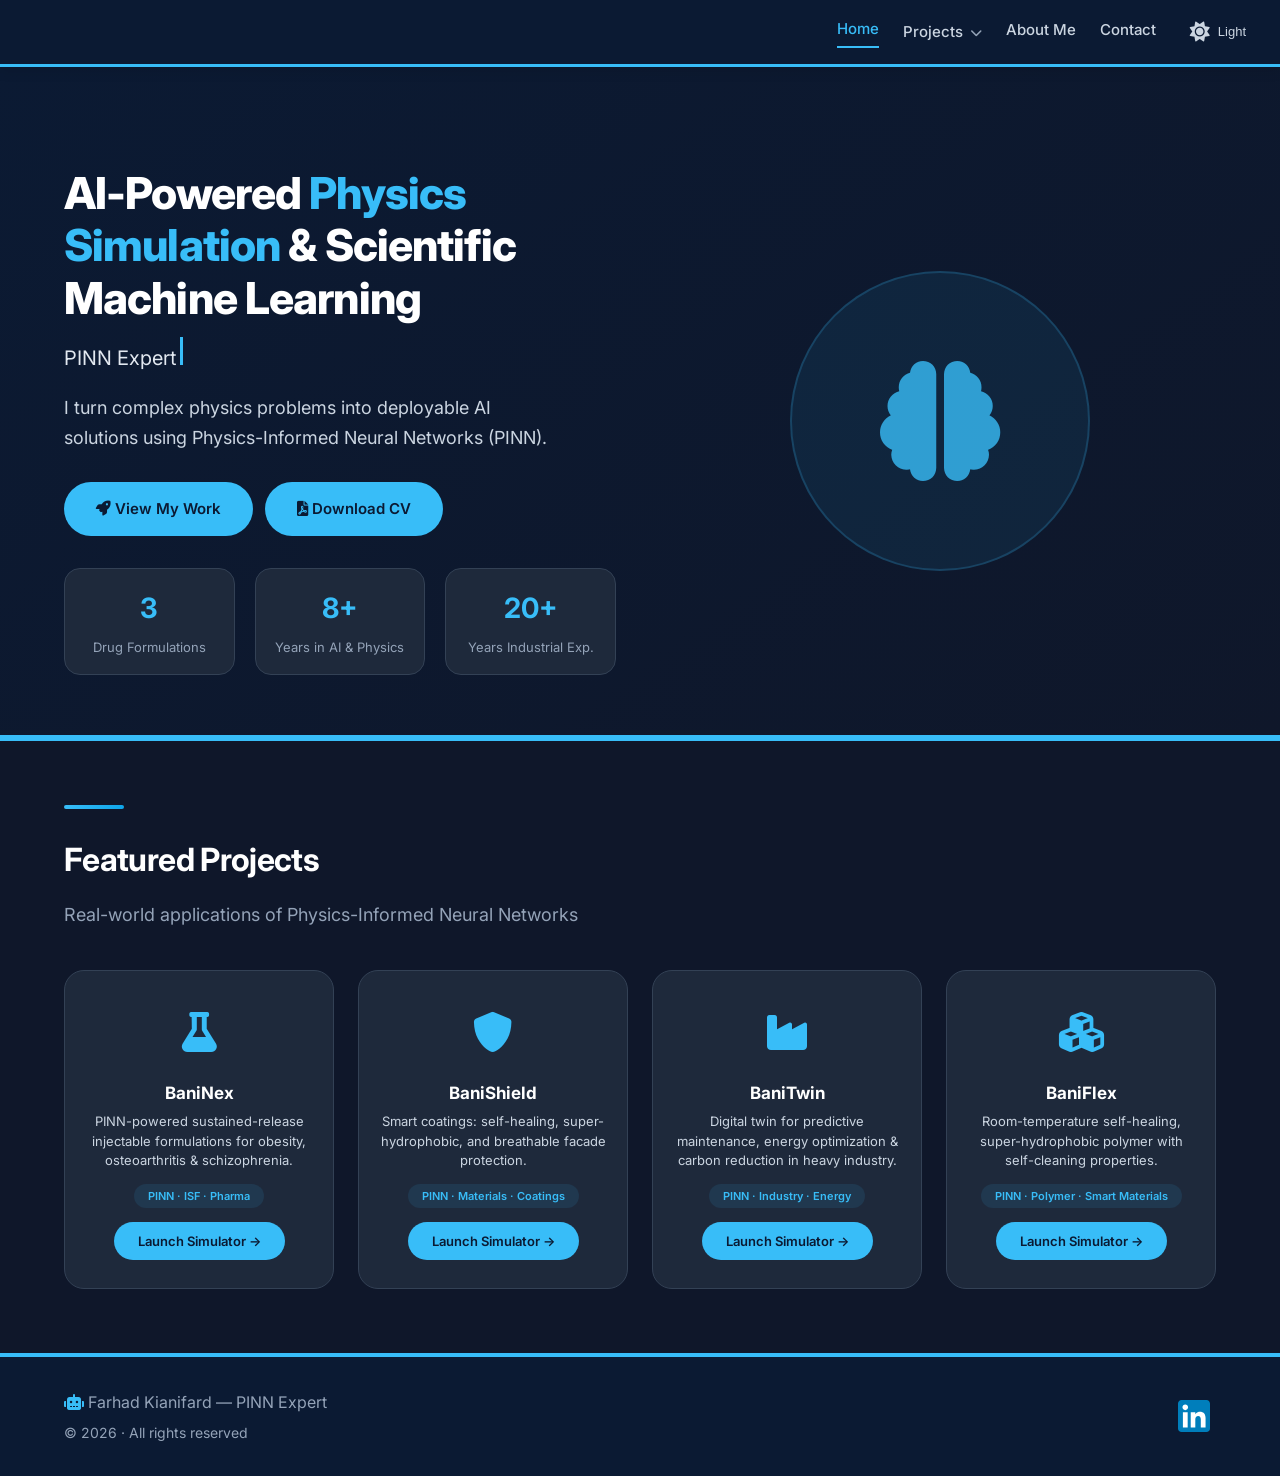
<file: index.html>
<!DOCTYPE html>
<html lang="en">
<head>
    <meta charset="UTF-8" />
    <meta name="viewport" content="width=device-width, initial-scale=1.0" />
    <title>Farhad Kianifard — PINN Expert</title>
    <link rel="preconnect" href="https://fonts.googleapis.com">
    <link rel="preconnect" href="https://fonts.gstatic.com" crossorigin>
    <link href="https://fonts.googleapis.com/css2?family=Inter:opsz,wght@14..32,400;14..32,500;14..32,600;14..32,700;14..32,800&display=swap" rel="stylesheet">
    <link rel="stylesheet" href="https://cdnjs.cloudflare.com/ajax/libs/font-awesome/6.0.0-beta3/css/all.min.css">
    <link rel="stylesheet" href="css/dark-mode.css" />
    <style>
        /* ===== RESET & BASE ===== */
        * { margin: 0; padding: 0; box-sizing: border-box; }
        body { font-family: 'Inter', sans-serif; background: #f8fafc; color: #0f172a; line-height: 1.7; transition: background 0.3s, color 0.3s; }
        .container { max-width: 1200px; margin: 0 auto; padding: 0 24px; }

        /* ===== NAVBAR ===== */
        .navbar {
            background: #ffffff;
            padding: 16px 24px;
            display: flex;
            justify-content: flex-end;
            align-items: center;
            flex-wrap: wrap;
            gap: 16px;
            border-bottom: 3px solid #38bdf8;
            position: sticky;
            top: 0;
            left: 0;
            width: 100%;
            z-index: 1000;
            box-shadow: 0 4px 12px rgba(0,0,0,0.1);
            transition: background 0.3s, border-color 0.3s;
        }
        .nav-links {
            display: flex;
            gap: 24px;
            flex-wrap: wrap;
            align-items: center;
        }
        .nav-links > a {
            color: #334155;
            text-decoration: none;
            font-size: 15px;
            font-weight: 500;
            transition: 0.2s;
            padding-bottom: 4px;
        }
        .nav-links > a:hover {
            color: #38bdf8;
        }
        .nav-links > a.active {
            color: #38bdf8;
            border-bottom: 2px solid #38bdf8;
        }

        /* ===== HAMBURGER MENU ===== */
        .hamburger {
            display: none;
            flex-direction: column;
            gap: 6px;
            background: none;
            border: none;
            cursor: pointer;
            padding: 8px;
            order: -1;
            transition: 0.3s;
            z-index: 1002;
        }
        .hamburger span {
            display: block;
            width: 28px;
            height: 3px;
            background: #334155;
            border-radius: 4px;
            transition: 0.3s;
            transform-origin: center;
        }
        body.dark-mode .hamburger span {
            background: #cbd5e1;
        }
        .hamburger.active span:nth-child(1) {
            transform: translateY(9px) rotate(45deg);
        }
        .hamburger.active span:nth-child(2) {
            opacity: 0;
        }
        .hamburger.active span:nth-child(3) {
            transform: translateY(-9px) rotate(-45deg);
        }

        /* ===== منوی کشویی ===== */
        .dropdown {
            position: relative;
            display: inline-block;
        }
        .dropdown > a {
            color: #334155;
            text-decoration: none;
            font-size: 15px;
            font-weight: 500;
            transition: 0.2s;
            padding-bottom: 4px;
            cursor: pointer;
        }
        .dropdown > a:hover {
            color: #38bdf8;
        }
        .dropdown > a i {
            font-size: 12px;
            margin-left: 4px;
            color: #94a3b8;
            transition: transform 0.3s;
        }
        .dropdown-content {
            display: block;
            opacity: 0;
            visibility: hidden;
            position: absolute;
            top: 100%;
            left: 0;
            background: #ffffff;
            min-width: max-content;
            border: 1px solid #e2e8f0;
            border-radius: 12px;
            padding: 8px 0;
            box-shadow: 0 12px 30px rgba(0,0,0,0.15);
            z-index: 1001;
            margin-top: 8px;
            transition: opacity 0.25s ease, visibility 0.25s ease, transform 0.25s ease;
            transform: translateY(-6px);
        }
        .dropdown:hover .dropdown-content {
            opacity: 1;
            visibility: visible;
            transform: translateY(0);
        }
        .dropdown-content a {
            color: #334155 !important;
            padding: 10px 20px !important;
            display: block !important;
            text-decoration: none !important;
            font-size: 14px !important;
            border-bottom: none !important;
            transition: 0.2s;
        }
        .dropdown-content a:hover {
            background: rgba(56, 189, 248, 0.08);
            color: #38bdf8 !important;
        }
        .dropdown-content a i {
            width: 24px;
            color: #38bdf8;
            margin-right: 8px;
        }
        .dropdown:hover > a i {
            transform: rotate(180deg);
        }

        .theme-toggle {
            background: none;
            border: none;
            color: #334155;
            font-size: 20px;
            cursor: pointer;
            padding: 4px 10px;
            border-radius: 30px;
            transition: 0.3s;
            display: inline-flex;
            align-items: center;
            gap: 8px;
        }
        .theme-toggle:hover {
            color: #38bdf8;
            background: rgba(0,0,0,0.05);
        }
        .theme-toggle i { font-size: 20px; }
        .theme-toggle .label { font-size: 13px; font-weight: 500; }
        @media (max-width: 768px) { .theme-toggle .label { display: none; } }

        /* ===== HERO ===== */
        .hero {
            background: linear-gradient(145deg, #eff6ff 0%, #f8fafc 100%);
            color: #0f172a;
            padding: 100px 0 60px;
            border-bottom: 6px solid #38bdf8;
        }
        .hero-grid {
            display: grid;
            grid-template-columns: 1fr 1fr;
            gap: 48px;
            align-items: center;
        }
        .hero h1 {
            font-size: 44px;
            font-weight: 800;
            letter-spacing: -0.02em;
            line-height: 1.2;
        }
        .hero h1 span { color: #38bdf8; }
        .hero .typing-wrapper {
            font-size: 20px;
            color: #475569;
            margin-top: 12px;
            min-height: 40px;
        }
        .hero .typing-wrapper .cursor {
            display: inline-block;
            width: 3px;
            height: 28px;
            background: #38bdf8;
            margin-left: 4px;
            animation: blink 0.8s step-end infinite;
        }
        @keyframes blink {
            0%, 100% { opacity: 1; }
            50% { opacity: 0; }
        }
        .hero p {
            font-size: 18px;
            color: #475569;
            margin: 16px 0 28px;
            max-width: 500px;
        }
        .btn {
            display: inline-block;
            padding: 14px 32px;
            border-radius: 40px;
            font-weight: 600;
            font-size: 15px;
            text-decoration: none;
            transition: 0.2s;
            border: none;
            cursor: pointer;
        }
        .btn-primary {
            background: #38bdf8;
            color: #0b1a33;
        }
        .btn-primary:hover {
            background: #7dd3fc;
            transform: scale(1.02);
        }
        .btn-secondary {
            background: #38bdf8;
            color: #0b1a33;
        }
        .btn-secondary:hover {
            background: #7dd3fc;
            transform: scale(1.02);
        }

        .hero-stats {
            display: grid;
            grid-template-columns: repeat(3, 1fr);
            gap: 20px;
            margin-top: 32px;
        }
        .hero-stats .stat {
            text-align: center;
            padding: 16px;
            background: rgba(255,255,255,0.6);
            border-radius: 16px;
            border: 1px solid #e2e8f0;
        }
        .hero-stats .stat .number {
            font-size: 28px;
            font-weight: 700;
            color: #38bdf8;
        }
        .hero-stats .stat .label {
            font-size: 13px;
            color: #64748b;
            margin-top: 4px;
        }

        /* ===== SECTION ===== */
        .section { padding: 64px 0; }
        .section-title {
            font-size: 32px;
            font-weight: 700;
            letter-spacing: -0.02em;
            margin-bottom: 12px;
            color: #0f172a;
        }
        .section-sub {
            color: #64748b;
            font-size: 18px;
            margin-bottom: 40px;
        }
        .section-divider {
            width: 60px;
            height: 4px;
            background: linear-gradient(90deg, #38bdf8, #0ea5e9);
            border-radius: 4px;
            margin-bottom: 24px;
        }

        /* ===== PROJECTS GRID ===== */
        .projects-grid {
            display: grid;
            grid-template-columns: repeat(4, 1fr);
            gap: 24px;
            margin-top: 16px;
        }
        .project-card {
            background: #ffffff;
            border-radius: 20px;
            padding: 28px 20px;
            border: 1px solid #e2e8f0;
            transition: 0.25s ease;
            text-decoration: none;
            color: inherit;
            display: block;
            text-align: center;
        }
        .project-card:hover {
            transform: translateY(-8px);
            border-color: #38bdf8;
            box-shadow: 0 12px 30px rgba(0,0,0,0.1);
        }
        .project-card .icon {
            font-size: 40px;
            color: #38bdf8;
            margin-bottom: 12px;
            display: block;
        }
        .project-card h4 {
            font-size: 17px;
            font-weight: 700;
            color: #0f172a;
            margin-bottom: 4px;
        }
        .project-card p {
            color: #64748b;
            font-size: 13px;
            line-height: 1.5;
            margin-bottom: 10px;
        }
        .project-card .tag {
            display: inline-block;
            font-size: 11px;
            font-weight: 600;
            color: #38bdf8;
            background: rgba(56, 189, 248, 0.1);
            padding: 3px 14px;
            border-radius: 20px;
        }
        .project-card .launch-btn {
            display: inline-block;
            margin-top: 14px;
            padding: 8px 24px;
            background: #38bdf8;
            color: #0b1a33;
            border-radius: 30px;
            font-size: 13px;
            font-weight: 600;
            text-decoration: none;
            transition: 0.2s;
        }
        .project-card .launch-btn:hover {
            background: #7dd3fc;
            transform: scale(1.03);
        }

        /* ===== FOOTER ===== */
        .footer {
            background: #f1f5f9;
            color: #64748b;
            padding: 32px 0;
            border-top: 4px solid #38bdf8;
        }
        .footer-container {
            display: flex;
            justify-content: space-between;
            align-items: center;
            flex-wrap: wrap;
            gap: 16px;
        }
        .footer a { color: #38bdf8; text-decoration: none; }
        .footer .linkedin-footer-link {
            display: inline-flex;
            align-items: center;
            padding: 6px;
            border-radius: 8px;
            transition: background-color 0.2s ease, transform 0.2s ease;
            line-height: 0;
        }
        .footer .linkedin-footer-link:hover {
            background-color: rgba(0, 0, 0, 0.05);
            transform: scale(1.05);
        }
        .footer .linkedin-footer-icon {
            width: 32px;
            height: 32px;
            display: block;
        }

        /* ===== RESPONSIVE ===== */
        @media (max-width: 1024px) {
            .projects-grid { grid-template-columns: repeat(2, 1fr); }
        }
        @media (max-width: 768px) {
            .navbar {
                flex-direction: row;
                justify-content: space-between;
                align-items: center;
                padding: 12px 16px;
                flex-wrap: nowrap;
            }
            .hamburger {
                display: flex;
            }
            .nav-links {
                display: none;
                flex-direction: column;
                width: 100%;
                gap: 12px;
                padding: 16px 0 8px;
                border-top: 1px solid #e2e8f0;
                margin-top: 12px;
                order: 10;
            }
            body.dark-mode .nav-links {
                border-top-color: #334155;
            }
            .nav-links.open {
                display: flex;
            }
            .nav-links > a,
            .dropdown {
                width: 100%;
            }
            .dropdown-content {
                position: static;
                opacity: 1 !important;
                visibility: visible !important;
                transform: none !important;
                background: transparent !important;
                border: none !important;
                box-shadow: none !important;
                padding: 0 0 0 20px !important;
                margin-top: 4px !important;
                display: none;
            }
            .dropdown-content.open {
                display: block;
            }
            .dropdown > a i {
                display: inline-block !important;
                font-size: 12px;
                transition: transform 0.3s;
            }
            .dropdown > a i.rotated {
                transform: rotate(180deg);
            }
            .dropdown:hover .dropdown-content {
                opacity: 1 !important;
                visibility: visible !important;
                transform: none !important;
            }
            .hero-grid { grid-template-columns: 1fr; gap: 32px; }
            .hero h1 { font-size: 30px; }
            .hero-stats { grid-template-columns: repeat(3, 1fr); gap: 12px; }
            .hero-stats .stat { padding: 12px; }
            .hero-stats .stat .number { font-size: 22px; }
            .section-title { font-size: 26px; }
            .projects-grid { grid-template-columns: 1fr; max-width: 400px; margin-left: auto; margin-right: auto; }
            .footer-container { flex-direction: column; text-align: center; }
        }
        @media (max-width: 480px) {
            .hero h1 { font-size: 24px; }
            .hero .btn { text-align: center; }
            .hero-stats { grid-template-columns: 1fr 1fr; }
        }
    </style>
</head>
<body>

<!-- ===== NAVBAR ===== -->
<nav class="navbar">
    <button class="hamburger" id="hamburgerBtn" aria-label="Toggle menu">
        <span></span>
        <span></span>
        <span></span>
    </button>
    <div class="nav-links" id="mainNav">
        <a href="index.html" class="active">Home</a>
        <div class="dropdown">
            <a href="#" onclick="event.preventDefault();">
                Projects <i class="fas fa-chevron-down"></i>
            </a>
            <div class="dropdown-content">
                <a href="projects/baninex/index.html"><i class="fas fa-flask"></i>Risperidone</a>
                <a href="projects/banishield/index.html"><i class="fas fa-shield-alt"></i>BaniShield</a>
                <a href="projects/banitwin/index.html"><i class="fas fa-industry"></i>Tirzepatide</a>
                <a href="projects/baniflex/index.html"><i class="fas fa-cubes"></i>Lorecivivint</a>
            </div>
        </div>
        <a href="about.html">About Me</a>
        <a href="contact.html">Contact</a>
        <button id="themeToggle" class="theme-toggle" aria-label="Toggle dark mode">
            <i class="fas fa-sun"></i>
            <span class="label">Light</span>
        </button>
    </div>
</nav>

<!-- ===== HERO ===== -->
<header class="hero">
    <div class="container">
        <div class="hero-grid">
            <div>
                <h1>AI-Powered <span>Physics Simulation</span> & Scientific Machine Learning</h1>
                <div class="typing-wrapper">
                    <span id="typed-text"></span><span class="cursor"></span>
                </div>
                <p>I turn complex physics problems into deployable AI solutions using Physics-Informed Neural Networks (PINN).</p>
                <div style="display: flex; gap: 12px; flex-wrap: wrap;">
                    <a href="#projects" class="btn btn-primary"><i class="fas fa-rocket"></i> View My Work</a>
                    <a href="CV/Farhad_Kianifard_CV.pdf" target="_blank" class="btn btn-secondary"><i class="fas fa-file-pdf"></i> Download CV</a>
                </div>
                <div class="hero-stats">
                    <div class="stat">
                        <div class="number">3</div>
                        <div class="label">Drug Formulations</div>
                    </div>
                    <div class="stat">
                        <div class="number">8+</div>
                        <div class="label">Years in AI & Physics</div>
                    </div>
                    <div class="stat">
                        <div class="number">20+</div>
                        <div class="label">Years Industrial Exp.</div>
                    </div>
                </div>
            </div>
            <div style="display:flex; justify-content:center; align-items:center;">
                <div style="background:rgba(56,189,248,0.08); border-radius:50%; width:300px; height:300px; display:flex; align-items:center; justify-content:center; border:2px solid rgba(56,189,248,0.2);">
                    <i class="fas fa-brain" style="font-size:120px; color:#38bdf8; opacity:0.8;"></i>
                </div>
            </div>
        </div>
    </div>
</header>

<!-- ===== PROJECTS ===== -->
<section class="section" id="projects">
    <div class="container">
        <div class="section-divider"></div>
        <h2 class="section-title">Featured Projects</h2>
        <p class="section-sub">Real-world applications of Physics-Informed Neural Networks</p>
        <div class="projects-grid">

            <!-- Project 1: BaniNex -->
            <a href="projects/baninex/index.html" class="project-card">
                <span class="icon"><i class="fas fa-flask"></i></span>
                <h4>BaniNex</h4>
                <p>PINN-powered sustained-release injectable formulations for obesity, osteoarthritis &amp; schizophrenia.</p>
                <span class="tag">PINN · ISF · Pharma</span>
                <span class="launch-btn">Launch Simulator →</span>
            </a>

            <!-- Project 2: BaniShield -->
            <a href="projects/banishield/index.html" class="project-card">
                <span class="icon"><i class="fas fa-shield-alt"></i></span>
                <h4>BaniShield</h4>
                <p>Smart coatings: self-healing, super-hydrophobic, and breathable facade protection.</p>
                <span class="tag">PINN · Materials · Coatings</span>
                <span class="launch-btn">Launch Simulator →</span>
            </a>

            <!-- Project 3: BaniTwin -->
            <a href="projects/banitwin/index.html" class="project-card">
                <span class="icon"><i class="fas fa-industry"></i></span>
                <h4>BaniTwin</h4>
                <p>Digital twin for predictive maintenance, energy optimization &amp; carbon reduction in heavy industry.</p>
                <span class="tag">PINN · Industry · Energy</span>
                <span class="launch-btn">Launch Simulator →</span>
            </a>

            <!-- Project 4: BaniFlex -->
            <a href="projects/baniflex/index.html" class="project-card">
                <span class="icon"><i class="fas fa-cubes"></i></span>
                <h4>BaniFlex</h4>
                <p>Room-temperature self-healing, super-hydrophobic polymer with self-cleaning properties.</p>
                <span class="tag">PINN · Polymer · Smart Materials</span>
                <span class="launch-btn">Launch Simulator →</span>
            </a>

        </div>
    </div>
</section>

<!-- ===== FOOTER ===== -->
<footer class="footer">
    <div class="container footer-container">
        <div>
            <p><i class="fas fa-robot" style="color:#38bdf8;"></i> Farhad Kianifard — PINN Expert</p>
            <p style="font-size:14px; margin-top:4px;">© 2026 · All rights reserved</p>
        </div>
        <div>
            <a href="https://www.linkedin.com/in/f-kiani/" target="_blank" rel="noopener noreferrer" class="linkedin-footer-link" aria-label="LinkedIn">
                <img src="images/LinkedIn_icon.svg" alt="LinkedIn" class="linkedin-footer-icon" />
            </a>
        </div>
    </div>
</footer>

<script>
    // ============================================
    // DARK MODE TOGGLE (پیش‌فرض دارک مد)
    // ============================================
    (function() {
        const toggleBtn = document.getElementById('themeToggle');
        if (!toggleBtn) return;
        const icon = toggleBtn.querySelector('i');
        const label = toggleBtn.querySelector('.label');

        document.body.classList.add('dark-mode');
        localStorage.setItem('theme', 'dark');
        icon.className = 'fas fa-sun';
        if (label) label.textContent = 'Light';

        toggleBtn.addEventListener('click', function() {
            const isDark = document.body.classList.toggle('dark-mode');
            if (isDark) {
                icon.className = 'fas fa-sun';
                if (label) label.textContent = 'Light';
                localStorage.setItem('theme', 'dark');
            } else {
                icon.className = 'fas fa-moon';
                if (label) label.textContent = 'Dark';
                localStorage.setItem('theme', 'light');
            }
        });
    })();

    // ============================================
    // TYPING EFFECT
    // ============================================
    (function() {
        const texts = [
            'PINN Expert',
            'Scientific Machine Learning Engineer',
            'AI-Powered R&D Consultant',
            'Smart Materials & Drug Formulation'
        ];
        let index = 0;
        let charIndex = 0;
        let isDeleting = false;
        const typedElement = document.getElementById('typed-text');

        function typeEffect() {
            const currentText = texts[index];
            if (isDeleting) {
                typedElement.textContent = currentText.substring(0, charIndex - 1);
                charIndex--;
                if (charIndex === 0) {
                    isDeleting = false;
                    index = (index + 1) % texts.length;
                    setTimeout(typeEffect, 500);
                    return;
                }
                setTimeout(typeEffect, 50);
            } else {
                typedElement.textContent = currentText.substring(0, charIndex + 1);
                charIndex++;
                if (charIndex === currentText.length) {
                    isDeleting = true;
                    setTimeout(typeEffect, 2000);
                    return;
                }
                setTimeout(typeEffect, 80);
            }
        }

        typeEffect();
    })();

    // ============================================
    // HAMBURGER MENU TOGGLE
    // ============================================
    (function() {
        const hamburger = document.getElementById('hamburgerBtn');
        const navLinks = document.getElementById('mainNav');
        const dropdownToggles = document.querySelectorAll('.dropdown > a');

        if (hamburger && navLinks) {
            hamburger.addEventListener('click', function(e) {
                e.stopPropagation();
                this.classList.toggle('active');
                navLinks.classList.toggle('open');
            });

            navLinks.querySelectorAll('a:not(.dropdown > a)').forEach(link => {
                link.addEventListener('click', () => {
                    hamburger.classList.remove('active');
                    navLinks.classList.remove('open');
                    document.querySelectorAll('.dropdown-content.open').forEach(el => el.classList.remove('open'));
                });
            });

            dropdownToggles.forEach(toggle => {
                toggle.addEventListener('click', function(e) {
                    if (window.innerWidth <= 768) {
                        e.preventDefault();
                        const content = this.nextElementSibling;
                        const icon = this.querySelector('i');
                        if (content) {
                            content.classList.toggle('open');
                            if (icon) icon.classList.toggle('rotated');
                        }
                    }
                });
            });

            document.addEventListener('click', function(e) {
                if (window.innerWidth <= 768) {
                    const navbar = document.querySelector('.navbar');
                    if (navbar && !navbar.contains(e.target)) {
                        hamburger.classList.remove('active');
                        navLinks.classList.remove('open');
                        document.querySelectorAll('.dropdown-content.open').forEach(el => el.classList.remove('open'));
                    }
                }
            });
        }
    })();
</script>

</body>
</html>
</file>
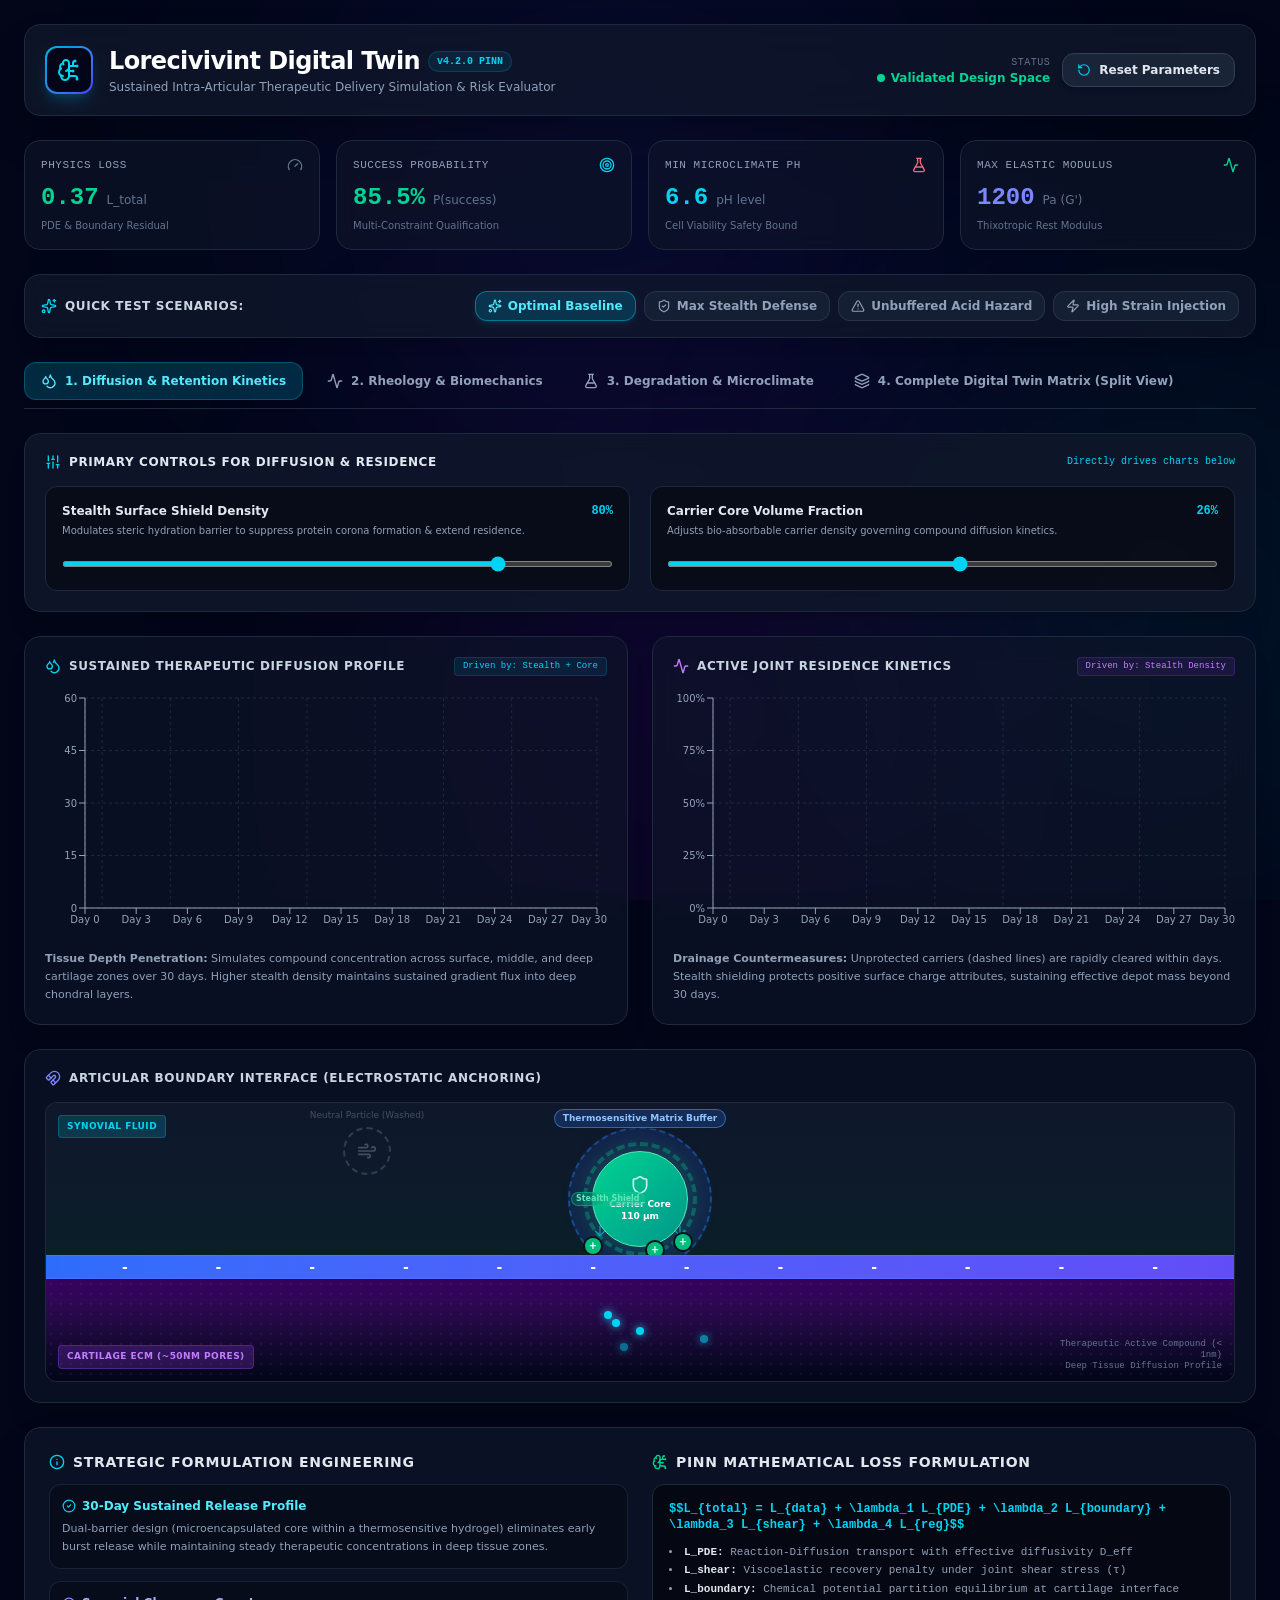
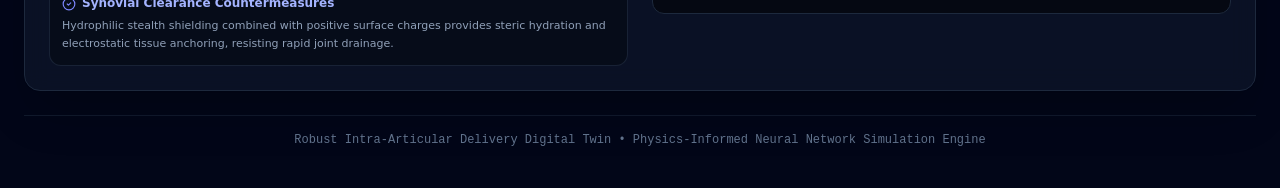
<file: projects/baniflex/index.html>
<!doctype html>
<html lang="en">
  <head>
    <meta charset="UTF-8" />
    <meta name="viewport" content="width=device-width, initial-scale=1.0" />
    <title>BaniFlex – Room-Temperature Self-Healing Polymer</title>
    <script type="module" crossorigin src="./assets/index-D9CvSmpd.js"></script>
    <link rel="stylesheet" crossorigin href="./assets/index-DPktlqvl.css">
  </head>
  <body>
    <div id="root"></div>
  </body>
</html>
</file>
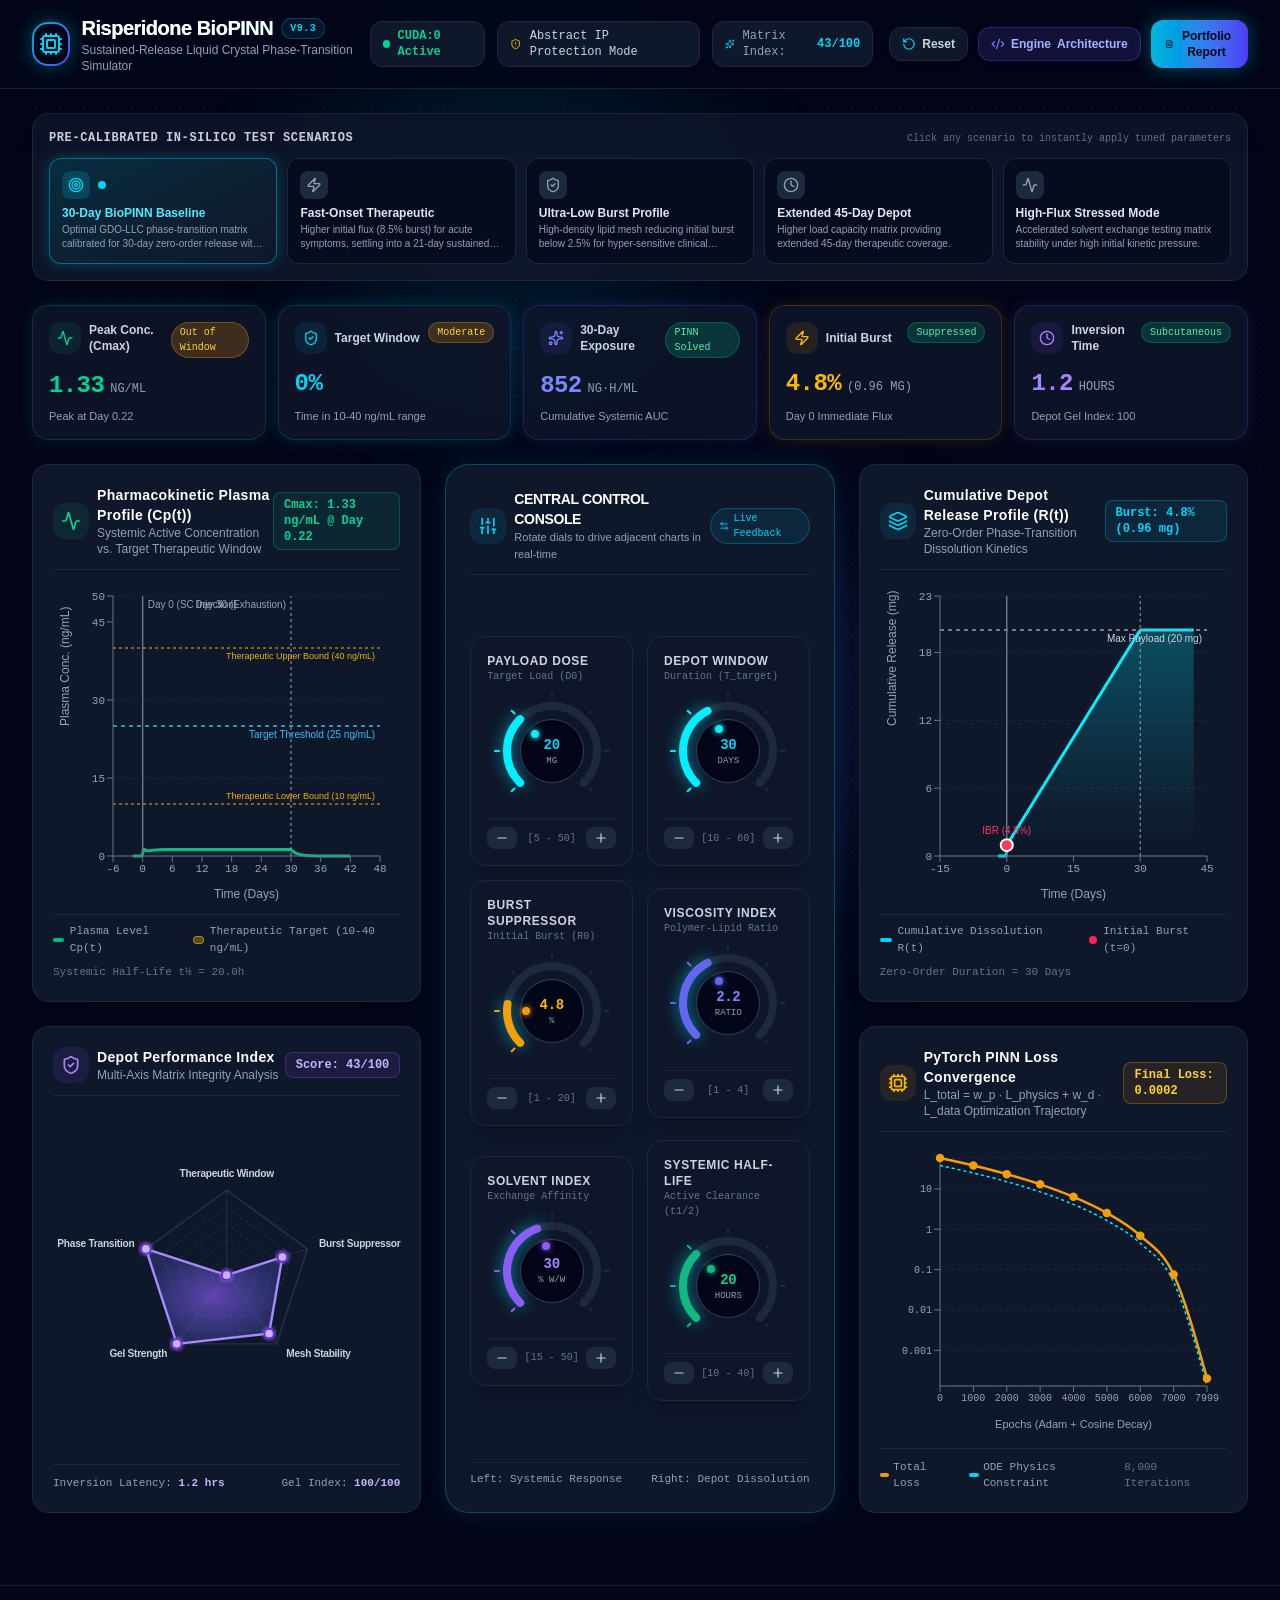
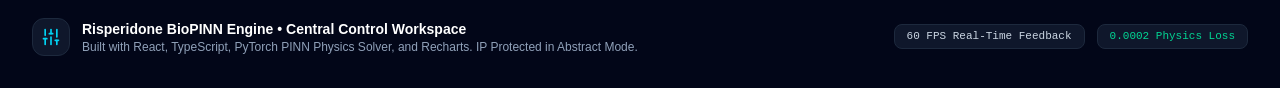
<file: projects/baninex/index.html>
<!doctype html>
<html lang="en">
  <head>
    <meta charset="UTF-8" />
    <meta name="viewport" content="width=device-width, initial-scale=1.0" />
    <title>BaniNex – PINN for Multi-Drug Formulation</title>
    <script type="module" crossorigin src="./assets/index-CKH2eaxC.js"></script>
    <link rel="stylesheet" crossorigin href="./assets/index-Cygixpt_.css">
  </head>
  <body>
    <div id="root"></div>
  </body>
</html>
</file>
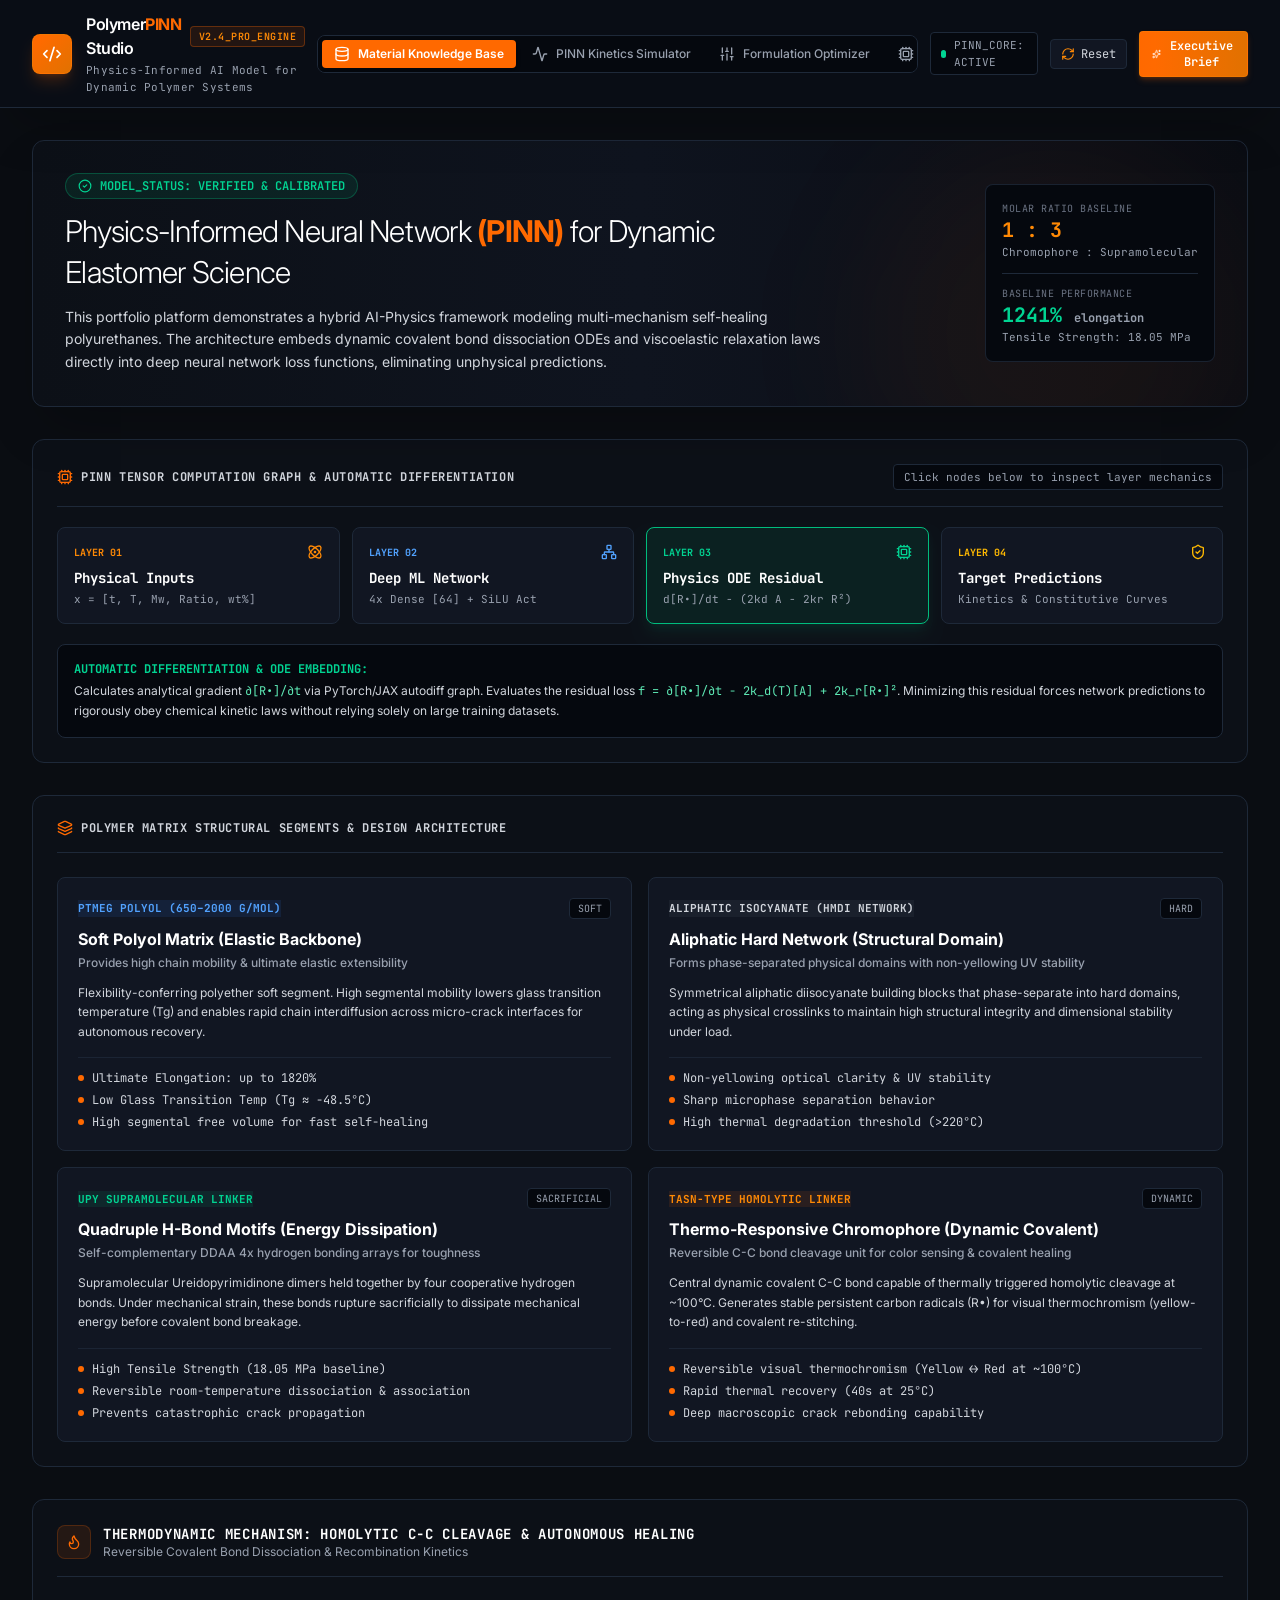
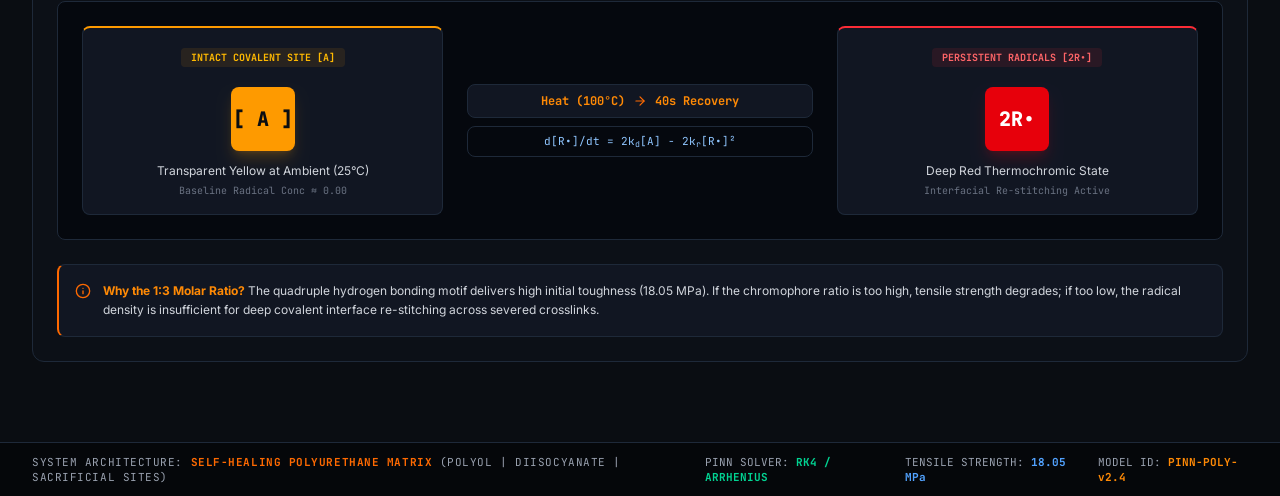
<file: projects/banishield/index.html>
<!doctype html>
<html lang="en">
  <head>
    <meta charset="UTF-8" />
    <meta name="viewport" content="width=device-width, initial-scale=1.0" />
    <title>BaniShield – Self-Healing Superhydrophobic Coating</title>
    <script type="module" crossorigin src="./assets/index-bZQd_gtW.js"></script>
    <link rel="stylesheet" crossorigin href="./assets/index-Cnn9SNb5.css">
  </head>
  <body>
    <div id="root"></div>
  </body>
</html>
</file>
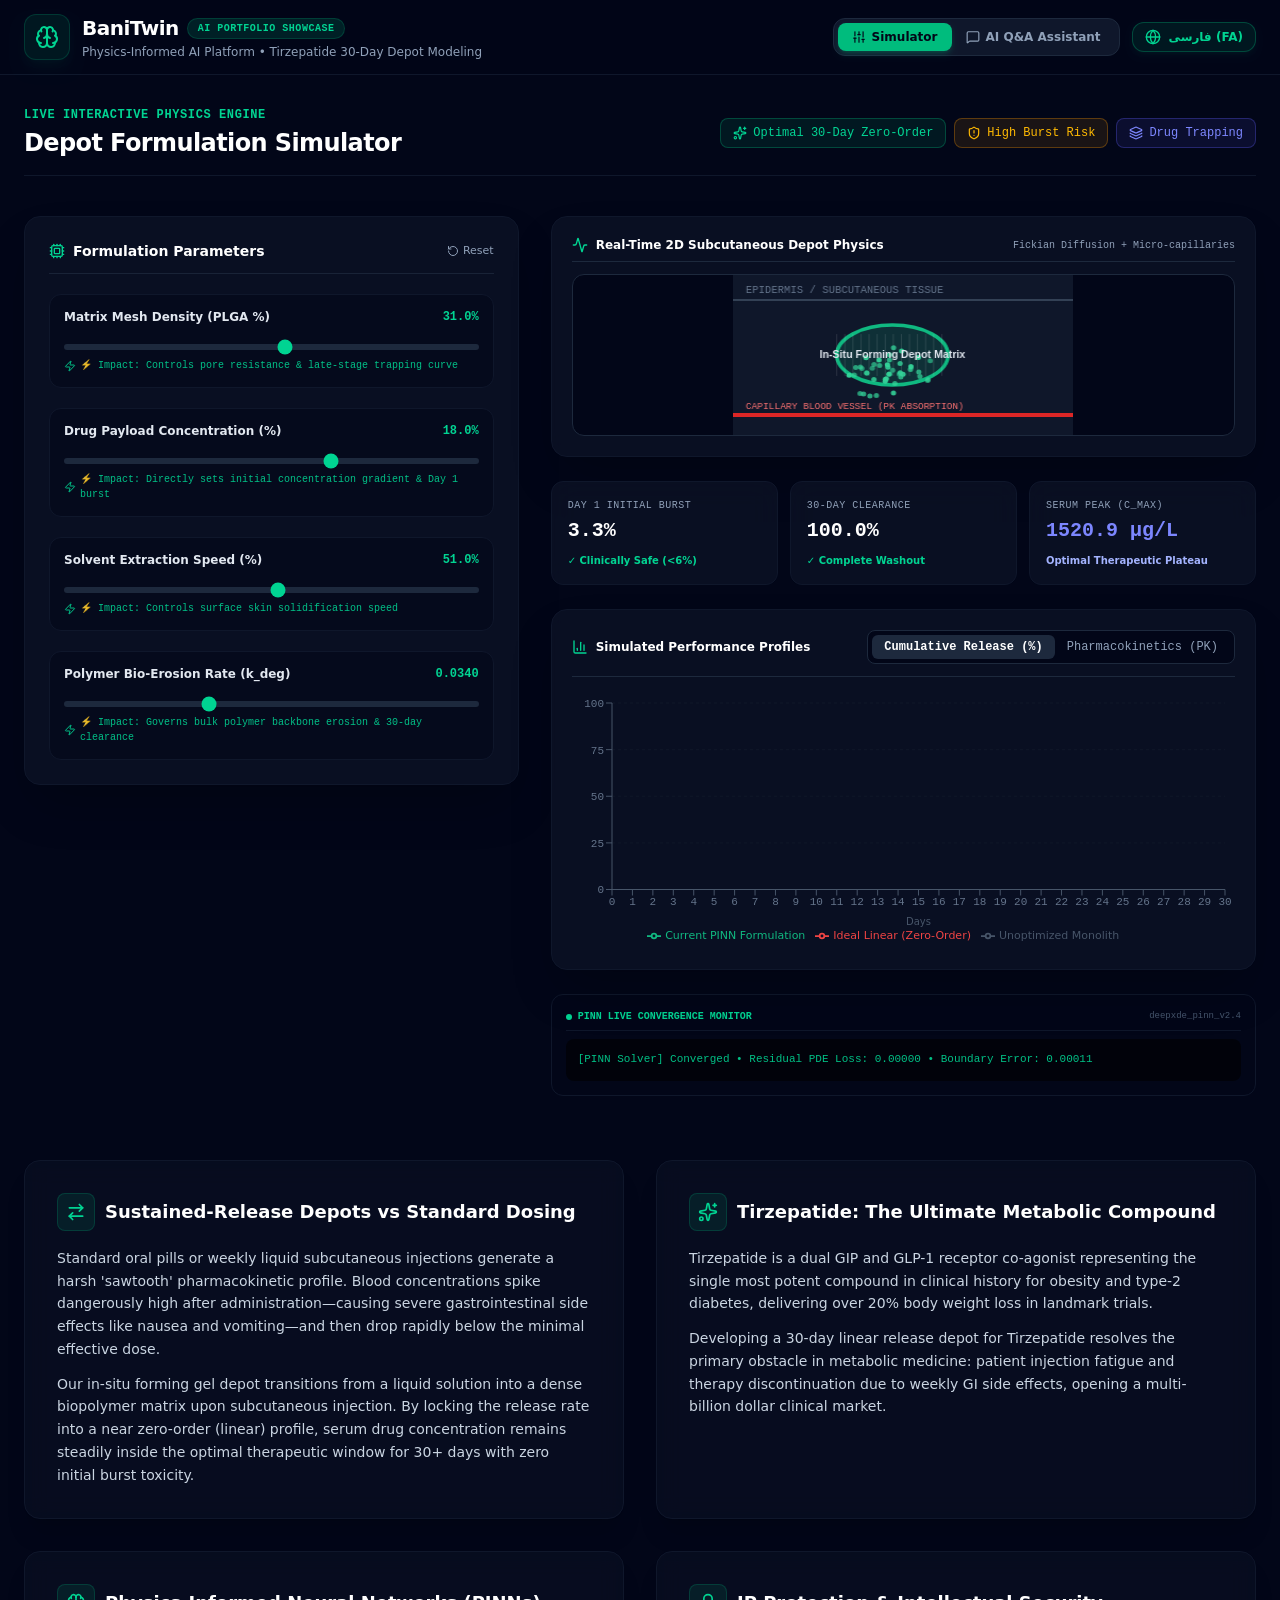
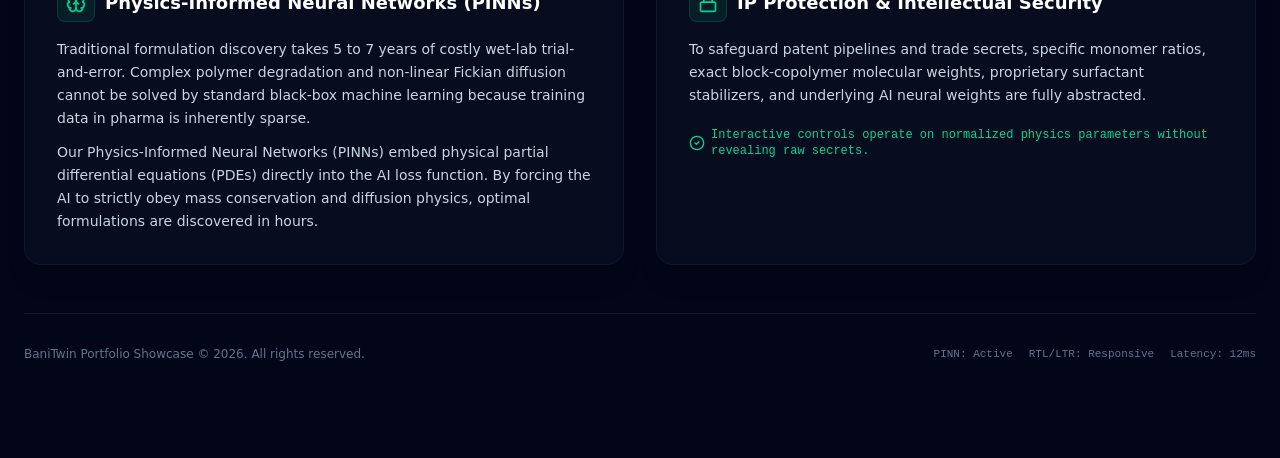
<file: projects/banitwin/index.html>
<!doctype html>
<html lang="en">
  <head>
    <meta charset="UTF-8" />
    <meta name="viewport" content="width=device-width, initial-scale=1.0" />
    <title>BaniTwin – PINN Digital Twin for Heavy Industry</title>
    <script type="module" crossorigin src="./assets/index-ZvZgyuI6.js"></script>
    <link rel="stylesheet" crossorigin href="./assets/index-PsT-dR_V.css">
  </head>
  <body>
    <div id="root"></div>
  </body>
</html>
</file>
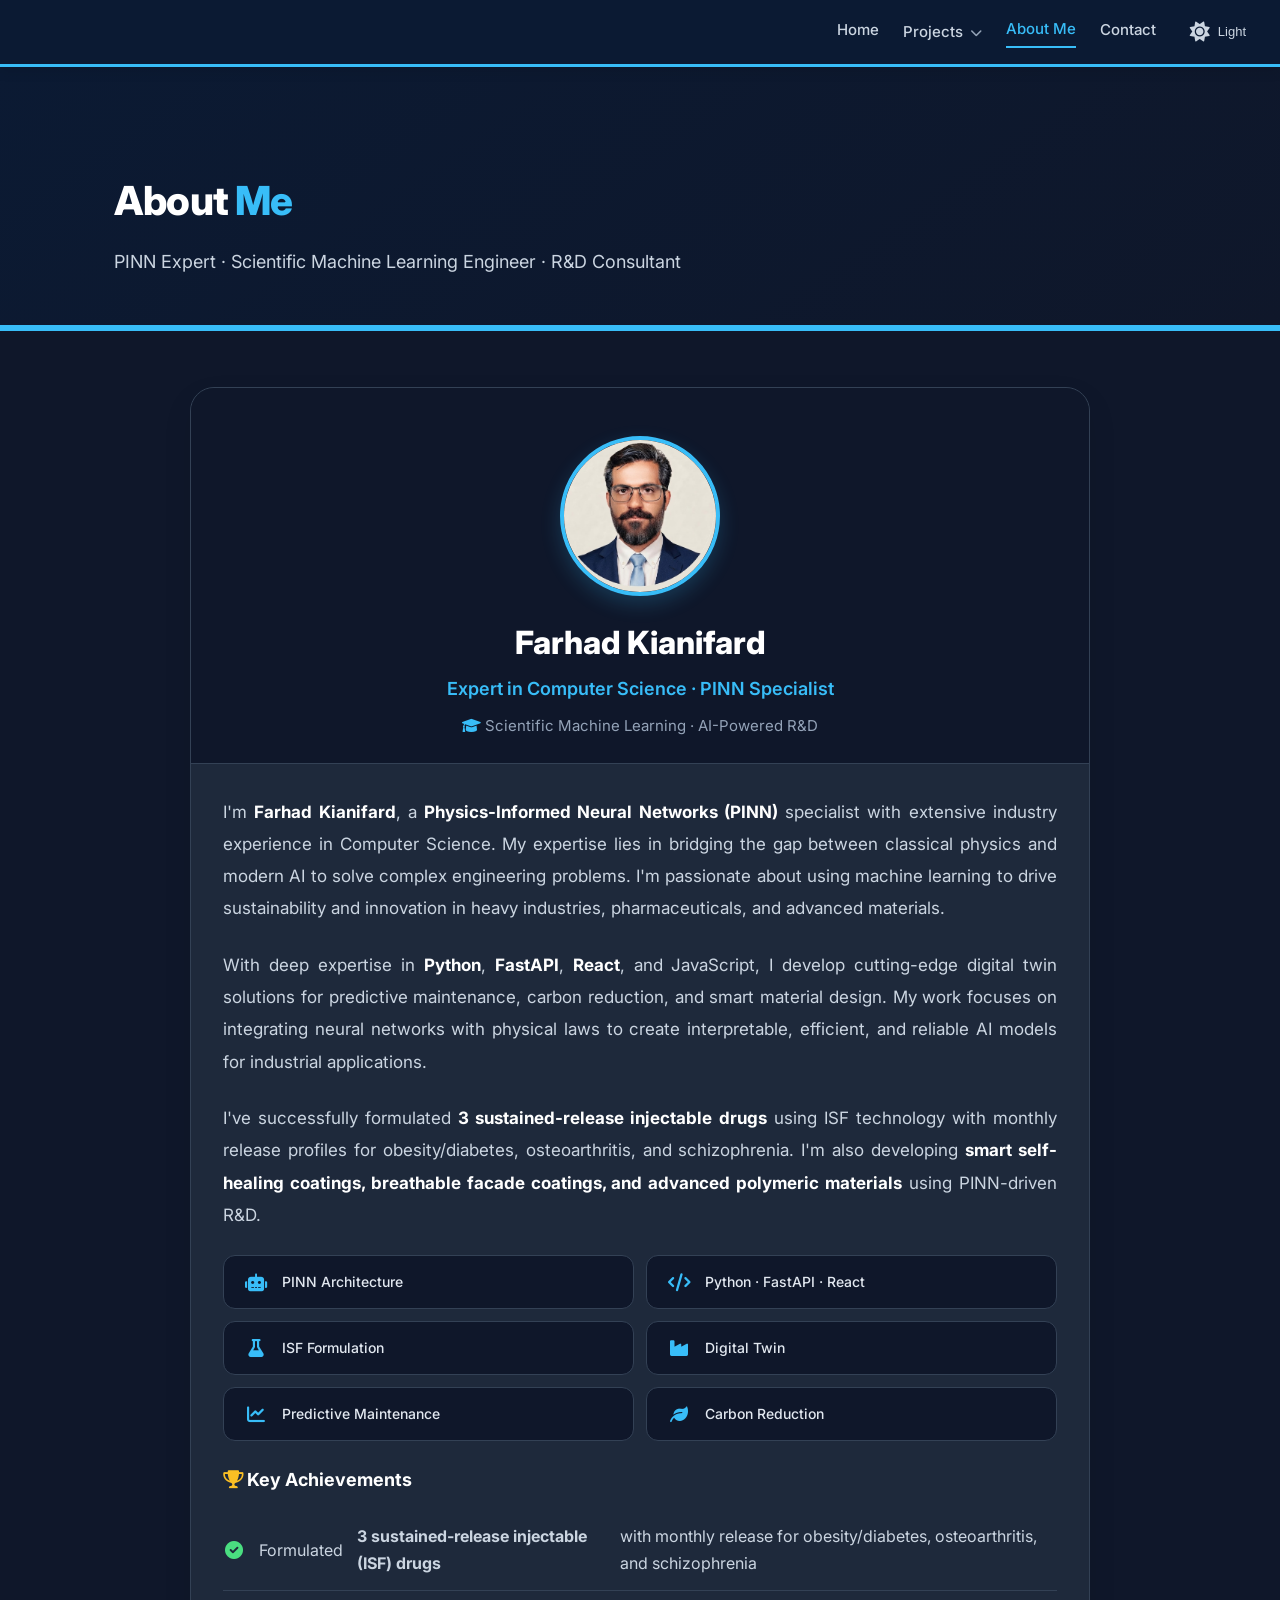
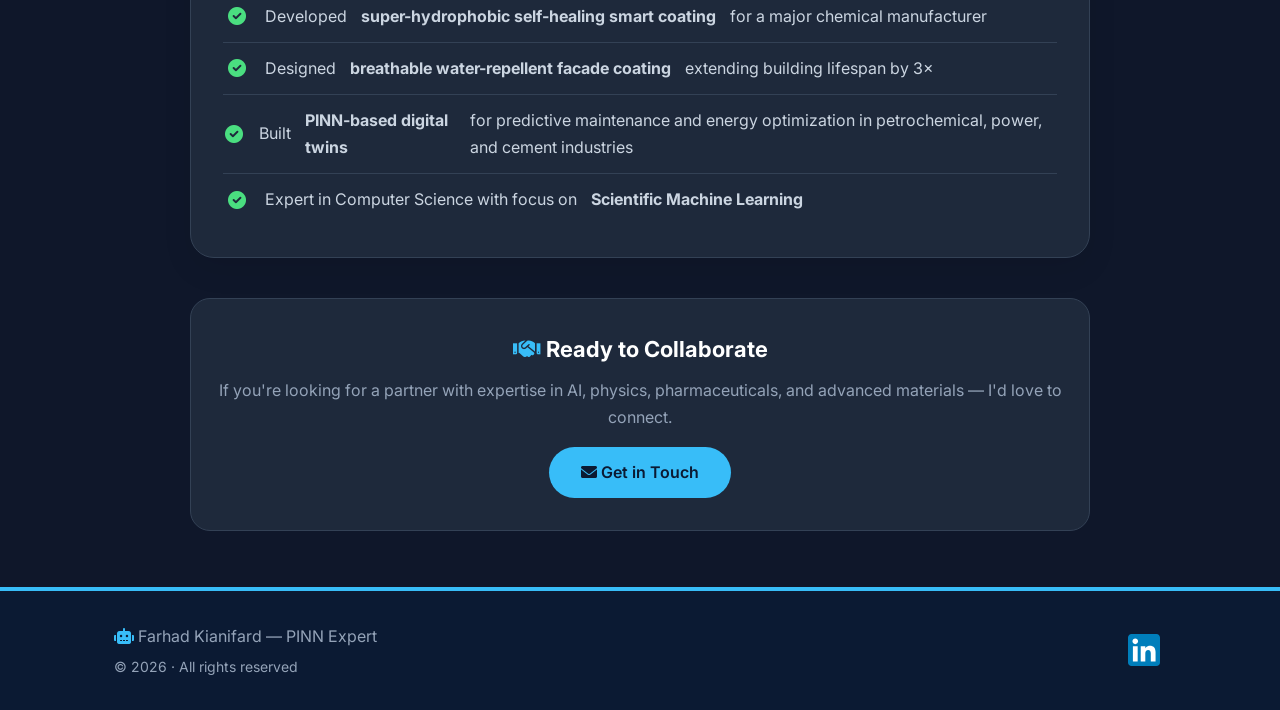
<file: about.html>
<!DOCTYPE html>
<html lang="en">
<head>
    <meta charset="UTF-8" />
    <meta name="viewport" content="width=device-width, initial-scale=1.0" />
    <title>About Me — Farhad Kianifard</title>
    <link rel="preconnect" href="https://fonts.googleapis.com">
    <link rel="preconnect" href="https://fonts.gstatic.com" crossorigin>
    <link href="https://fonts.googleapis.com/css2?family=Inter:opsz,wght@14..32,400;14..32,500;14..32,600;14..32,700;14..32,800&display=swap" rel="stylesheet">
    <link rel="stylesheet" href="https://cdnjs.cloudflare.com/ajax/libs/font-awesome/6.0.0-beta3/css/all.min.css">
    <link rel="stylesheet" href="css/dark-mode.css" />
    <style>
        /* ===== RESET & BASE ===== */
        * { margin: 0; padding: 0; box-sizing: border-box; }
        body { font-family: 'Inter', sans-serif; background: #f8fafc; color: #0f172a; line-height: 1.7; transition: background 0.3s, color 0.3s; }
        .container { max-width: 1100px; margin: 0 auto; padding: 0 24px; }

        /* ===== NAVBAR ===== */
        .navbar {
            background: #ffffff;
            padding: 16px 24px;
            display: flex;
            justify-content: flex-end;
            align-items: center;
            flex-wrap: wrap;
            gap: 16px;
            border-bottom: 3px solid #38bdf8;
            position: sticky;
            top: 0;
            left: 0;
            width: 100%;
            z-index: 1000;
            box-shadow: 0 4px 12px rgba(0,0,0,0.1);
            transition: background 0.3s, border-color 0.3s;
        }
        .nav-links {
            display: flex;
            gap: 24px;
            flex-wrap: wrap;
            align-items: center;
        }
        .nav-links > a {
            color: #334155;
            text-decoration: none;
            font-size: 15px;
            font-weight: 500;
            transition: 0.2s;
            padding-bottom: 4px;
        }
        .nav-links > a:hover {
            color: #38bdf8;
        }
        .nav-links > a.active {
            color: #38bdf8;
            border-bottom: 2px solid #38bdf8;
        }

        /* ===== HAMBURGER MENU ===== */
        .hamburger {
            display: none;
            flex-direction: column;
            gap: 6px;
            background: none;
            border: none;
            cursor: pointer;
            padding: 8px;
            order: -1;
            transition: 0.3s;
            z-index: 1002;
        }
        .hamburger span {
            display: block;
            width: 28px;
            height: 3px;
            background: #334155;
            border-radius: 4px;
            transition: 0.3s;
            transform-origin: center;
        }
        body.dark-mode .hamburger span {
            background: #cbd5e1;
        }
        .hamburger.active span:nth-child(1) {
            transform: translateY(9px) rotate(45deg);
        }
        .hamburger.active span:nth-child(2) {
            opacity: 0;
        }
        .hamburger.active span:nth-child(3) {
            transform: translateY(-9px) rotate(-45deg);
        }

        /* ===== منوی کشویی ===== */
        .dropdown {
            position: relative;
            display: inline-block;
        }
        .dropdown > a {
            color: #334155;
            text-decoration: none;
            font-size: 15px;
            font-weight: 500;
            transition: 0.2s;
            padding-bottom: 4px;
            cursor: pointer;
        }
        .dropdown > a:hover {
            color: #38bdf8;
        }
        .dropdown > a i {
            font-size: 12px;
            margin-left: 4px;
            color: #94a3b8;
            transition: transform 0.3s;
        }
        .dropdown-content {
            display: block;
            opacity: 0;
            visibility: hidden;
            position: absolute;
            top: 100%;
            left: 0;
            background: #ffffff;
            min-width: max-content;
            border: 1px solid #e2e8f0;
            border-radius: 12px;
            padding: 8px 0;
            box-shadow: 0 12px 30px rgba(0,0,0,0.15);
            z-index: 1001;
            margin-top: 8px;
            transition: opacity 0.25s ease, visibility 0.25s ease, transform 0.25s ease;
            transform: translateY(-6px);
        }
        .dropdown:hover .dropdown-content {
            opacity: 1;
            visibility: visible;
            transform: translateY(0);
        }
        .dropdown-content a {
            color: #334155 !important;
            padding: 10px 20px !important;
            display: block !important;
            text-decoration: none !important;
            font-size: 14px !important;
            border-bottom: none !important;
            transition: 0.2s;
        }
        .dropdown-content a:hover {
            background: rgba(56, 189, 248, 0.08);
            color: #38bdf8 !important;
        }
        .dropdown-content a i {
            width: 24px;
            color: #38bdf8;
            margin-right: 8px;
        }
        .dropdown:hover > a i {
            transform: rotate(180deg);
        }

        .theme-toggle {
            background: none;
            border: none;
            color: #334155;
            font-size: 20px;
            cursor: pointer;
            padding: 4px 10px;
            border-radius: 30px;
            transition: 0.3s;
            display: inline-flex;
            align-items: center;
            gap: 8px;
        }
        .theme-toggle:hover {
            color: #38bdf8;
            background: rgba(0,0,0,0.05);
        }
        .theme-toggle i { font-size: 20px; }
        .theme-toggle .label { font-size: 13px; font-weight: 500; }
        @media (max-width: 768px) { .theme-toggle .label { display: none; } }

        /* ===== HERO ===== */
        .hero {
            background: linear-gradient(145deg, #eff6ff 0%, #f8fafc 100%);
            color: #0f172a;
            padding: 100px 0 48px;
            border-bottom: 6px solid #38bdf8;
            transition: background 0.3s, border-color 0.3s;
        }
        .hero h1 {
            font-size: 40px;
            font-weight: 800;
            letter-spacing: -0.02em;
        }
        .hero h1 span {
            color: #38bdf8;
        }
        .hero p {
            font-size: 18px;
            color: #475569;
            max-width: 700px;
            margin-top: 12px;
        }

        /* ===== ABOUT SECTION ===== */
        .about-section { padding: 56px 0; }
        .about-wrapper {
            display: flex;
            flex-direction: column;
            align-items: center;
            max-width: 900px;
            margin: 0 auto;
        }
        .profile-card {
            background: #ffffff;
            border-radius: 24px;
            box-shadow: 0 12px 30px rgba(0,0,0,0.08);
            border: 1px solid #e2e8f0;
            overflow: hidden;
            width: 100%;
            transition: background 0.3s, border-color 0.3s;
        }
        .profile-card:hover {
            box-shadow: 0 20px 40px rgba(0,0,0,0.12);
        }
        .profile-header {
            display: flex;
            flex-direction: column;
            align-items: center;
            padding: 48px 32px 24px;
            background: #f8fafc;
            border-bottom: 1px solid #e2e8f0;
            transition: background 0.3s, border-color 0.3s;
        }
        .profile-avatar {
            width: 160px;
            height: 160px;
            border-radius: 50%;
            overflow: hidden;
            border: 4px solid #38bdf8;
            box-shadow: 0 8px 20px rgba(56, 189, 248, 0.2);
            margin-bottom: 20px;
        }
        .profile-avatar img {
            width: 100%;
            height: 100%;
            object-fit: cover;
        }
        .profile-header h2 {
            font-size: 32px;
            font-weight: 800;
            color: #0f172a;
        }
        .profile-header .role {
            font-size: 18px;
            font-weight: 600;
            color: #38bdf8;
            margin-top: 4px;
        }
        .profile-header .tagline {
            font-size: 15px;
            color: #64748b;
            margin-top: 8px;
        }
        .profile-body { padding: 32px; }
        .profile-body .bio {
            font-size: 17px;
            color: #475569;
            line-height: 1.9;
            margin-bottom: 24px;
            text-align: justify;
        }
        .profile-body .bio strong {
            color: #0f172a;
        }
        .expertise-grid {
            display: grid;
            grid-template-columns: 1fr 1fr;
            gap: 12px;
            margin: 24px 0;
        }
        .expertise-item {
            background: #f8fafc;
            padding: 14px 18px;
            border-radius: 12px;
            display: flex;
            align-items: center;
            gap: 12px;
            font-weight: 500;
            font-size: 14px;
            color: #0f172a;
            border: 1px solid #e2e8f0;
            transition: background 0.3s, color 0.3s;
        }
        .expertise-item i {
            color: #38bdf8;
            font-size: 18px;
            width: 28px;
            text-align: center;
        }
        .achievement-list {
            list-style: none;
            padding: 0;
            margin-top: 16px;
        }
        .achievement-list li {
            padding: 12px 0;
            border-bottom: 1px solid #e2e8f0;
            display: flex;
            align-items: center;
            gap: 14px;
            font-size: 16px;
            color: #475569;
            transition: border-color 0.3s, color 0.3s;
        }
        .achievement-list li:last-child {
            border-bottom: none;
        }
        .achievement-list li i {
            color: #22c55e;
            font-size: 18px;
            width: 28px;
            text-align: center;
        }

        .cta-box {
            margin-top: 40px;
            background: #f1f5f9;
            padding: 32px 24px;
            border-radius: 20px;
            text-align: center;
            border: 1px solid #e2e8f0;
            width: 100%;
            transition: background 0.3s, border-color 0.3s;
        }
        .cta-box h3 {
            font-size: 22px;
            font-weight: 700;
            margin-bottom: 8px;
            color: #0f172a;
        }
        .cta-box p {
            color: #64748b;
            font-size: 16px;
            margin-bottom: 16px;
        }
        .cta-box .btn {
            display: inline-block;
            background: #38bdf8;
            color: #0b1a33;
            font-weight: 600;
            padding: 12px 32px;
            border-radius: 40px;
            text-decoration: none;
            transition: 0.2s;
            font-size: 16px;
            border: none;
            cursor: pointer;
        }
        .cta-box .btn:hover {
            background: #7dd3fc;
            transform: scale(1.02);
        }

        /* ===== FOOTER ===== */
        .footer {
            background: #f1f5f9;
            color: #64748b;
            padding: 32px 0;
            border-top: 4px solid #38bdf8;
            transition: background 0.3s, color 0.3s, border-color 0.3s;
        }
        .footer-container {
            display: flex;
            justify-content: space-between;
            align-items: center;
            flex-wrap: wrap;
            gap: 16px;
        }
        .footer a {
            color: #38bdf8;
            text-decoration: none;
        }
        .footer .linkedin-footer-link {
            display: inline-flex;
            align-items: center;
            padding: 6px;
            border-radius: 8px;
            transition: background-color 0.2s ease, transform 0.2s ease;
            line-height: 0;
        }
        .footer .linkedin-footer-link:hover {
            background-color: rgba(0, 0, 0, 0.05);
            transform: scale(1.05);
        }
        .footer .linkedin-footer-icon {
            width: 32px;
            height: 32px;
            display: block;
        }

        /* ===== RESPONSIVE ===== */
        @media (max-width: 768px) {
            .navbar {
                flex-direction: row;
                justify-content: space-between;
                align-items: center;
                padding: 12px 16px;
                flex-wrap: nowrap;
            }
            .hamburger {
                display: flex;
            }
            .nav-links {
                display: none;
                flex-direction: column;
                width: 100%;
                gap: 12px;
                padding: 16px 0 8px;
                border-top: 1px solid #e2e8f0;
                margin-top: 12px;
                order: 10;
            }
            body.dark-mode .nav-links {
                border-top-color: #334155;
            }
            .nav-links.open {
                display: flex;
            }
            .nav-links > a,
            .dropdown {
                width: 100%;
            }
            .dropdown-content {
                position: static;
                opacity: 1 !important;
                visibility: visible !important;
                transform: none !important;
                background: transparent !important;
                border: none !important;
                box-shadow: none !important;
                padding: 0 0 0 20px !important;
                margin-top: 4px !important;
                display: none;
            }
            .dropdown-content.open {
                display: block;
            }
            .dropdown > a i {
                display: inline-block !important;
                font-size: 12px;
                transition: transform 0.3s;
            }
            .dropdown > a i.rotated {
                transform: rotate(180deg);
            }
            .dropdown:hover .dropdown-content {
                opacity: 1 !important;
                visibility: visible !important;
                transform: none !important;
            }
            .hero h1 { font-size: 28px; }
            .profile-header { padding: 32px 20px 16px; }
            .profile-avatar { width: 130px; height: 130px; }
            .profile-header h2 { font-size: 24px; }
            .expertise-grid { grid-template-columns: 1fr; }
            .profile-body { padding: 24px; }
            .footer-container { flex-direction: column; text-align: center; }
        }
        @media (max-width: 480px) {
            .hero { padding: 80px 0 32px; }
            .profile-avatar { width: 110px; height: 110px; }
            .expertise-item { font-size: 13px; padding: 12px 14px; }
        }
    </style>
</head>
<body>

    <!-- ===== NAVBAR ===== -->
    <nav class="navbar">
        <button class="hamburger" id="hamburgerBtn" aria-label="Toggle menu">
            <span></span>
            <span></span>
            <span></span>
        </button>
        <div class="nav-links" id="mainNav">
            <a href="index.html">Home</a>
            <div class="dropdown">
                <a href="#" onclick="event.preventDefault();">
                    Projects <i class="fas fa-chevron-down"></i>
                </a>
                <div class="dropdown-content">
                    <a href="projects/baninex/index.html"><i class="fas fa-flask"></i>Risperidone</a>
                    <a href="projects/banishield/index.html"><i class="fas fa-shield-alt"></i>BaniShield</a>
                    <a href="projects/banitwin/index.html"><i class="fas fa-industry"></i>Tirzepatide</a>
                    <a href="projects/baniflex/index.html"><i class="fas fa-cubes"></i>Lorecivivint</a>
                </div>
            </div>
            <a href="about.html" class="active">About Me</a>
            <a href="contact.html">Contact</a>
            <button id="themeToggle" class="theme-toggle" aria-label="Toggle dark mode">
                <i class="fas fa-sun"></i>
                <span class="label">Light</span>
            </button>
        </div>
    </nav>

    <!-- ===== HERO ===== -->
    <header class="hero">
        <div class="container">
            <h1>About <span>Me</span></h1>
            <p>PINN Expert · Scientific Machine Learning Engineer · R&D Consultant</p>
        </div>
    </header>

    <!-- ===== ABOUT CONTENT ===== -->
    <section class="about-section">
        <div class="container">
            <div class="about-wrapper">

                <div class="profile-card">
                    <div class="profile-header">
                        <div class="profile-avatar">
                            <img src="images/ceo.jpg" alt="Farhad Kianifard" />
                        </div>
                        <h2>Farhad Kianifard</h2>
                        <div class="role">Expert in Computer Science · PINN Specialist</div>
                        <div class="tagline"><i class="fas fa-graduation-cap" style="color:#38bdf8;"></i> Scientific Machine Learning · AI-Powered R&D</div>
                    </div>
                    <div class="profile-body">
                        <p class="bio">
                            I'm <strong>Farhad Kianifard</strong>, a <strong>Physics-Informed Neural Networks (PINN)</strong> specialist with extensive industry experience in Computer Science. My expertise lies in bridging the gap between classical physics and modern AI to solve complex engineering problems. I'm passionate about using machine learning to drive sustainability and innovation in heavy industries, pharmaceuticals, and advanced materials.
                        </p>
                        <p class="bio">
                            With deep expertise in <strong>Python</strong>, <strong>FastAPI</strong>, <strong>React</strong>, and JavaScript, I develop cutting-edge digital twin solutions for predictive maintenance, carbon reduction, and smart material design. My work focuses on integrating neural networks with physical laws to create interpretable, efficient, and reliable AI models for industrial applications.
                        </p>
                        <p class="bio">
                            I've successfully formulated <strong>3 sustained-release injectable drugs</strong> using ISF technology with monthly release profiles for obesity/diabetes, osteoarthritis, and schizophrenia. I'm also developing <strong>smart self-healing coatings, breathable facade coatings, and advanced polymeric materials</strong> using PINN-driven R&D.
                        </p>

                        <div class="expertise-grid">
                            <div class="expertise-item"><i class="fas fa-robot"></i> PINN Architecture</div>
                            <div class="expertise-item"><i class="fas fa-code"></i> Python · FastAPI · React</div>
                            <div class="expertise-item"><i class="fas fa-flask"></i> ISF Formulation</div>
                            <div class="expertise-item"><i class="fas fa-industry"></i> Digital Twin</div>
                            <div class="expertise-item"><i class="fas fa-chart-line"></i> Predictive Maintenance</div>
                            <div class="expertise-item"><i class="fas fa-leaf"></i> Carbon Reduction</div>
                        </div>

                        <h4 style="margin: 24px 0 12px; font-size: 18px; color: #0f172a;">
                            <i class="fas fa-trophy" style="color:#f59e0b;"></i> Key Achievements
                        </h4>
                        <ul class="achievement-list">
                            <li><i class="fas fa-check-circle"></i> Formulated <strong>3 sustained-release injectable (ISF) drugs</strong> with monthly release for obesity/diabetes, osteoarthritis, and schizophrenia</li>
                            <li><i class="fas fa-check-circle"></i> Developed <strong>super-hydrophobic self-healing smart coating</strong> for a major chemical manufacturer</li>
                            <li><i class="fas fa-check-circle"></i> Designed <strong>breathable water-repellent facade coating</strong> extending building lifespan by 3×</li>
                            <li><i class="fas fa-check-circle"></i> Built <strong>PINN-based digital twins</strong> for predictive maintenance and energy optimization in petrochemical, power, and cement industries</li>
                            <li><i class="fas fa-check-circle"></i> Expert in Computer Science with focus on <strong>Scientific Machine Learning</strong></li>
                        </ul>
                    </div>
                </div>

                <div class="cta-box">
                    <h3><i class="fas fa-handshake" style="color:#38bdf8;"></i> Ready to Collaborate</h3>
                    <p>If you're looking for a partner with expertise in AI, physics, pharmaceuticals, and advanced materials — I'd love to connect.</p>
                    <a href="contact.html" class="btn"><i class="fas fa-envelope"></i> Get in Touch</a>
                </div>

            </div>
        </div>
    </section>

    <!-- ===== FOOTER ===== -->
    <footer class="footer">
        <div class="container footer-container">
            <div>
                <p><i class="fas fa-robot" style="color:#38bdf8;"></i> Farhad Kianifard — PINN Expert</p>
                <p style="font-size:14px; margin-top:4px;">© 2026 · All rights reserved</p>
            </div>
            <div>
                <a href="https://www.linkedin.com/in/f-kiani/" target="_blank" rel="noopener noreferrer" class="linkedin-footer-link" aria-label="LinkedIn">
                    <img src="images/LinkedIn_icon.svg" alt="LinkedIn" class="linkedin-footer-icon" />
                </a>
            </div>
        </div>
    </footer>

    <script>
        // ============================================
        // DARK MODE TOGGLE
        // ============================================
        (function() {
            const toggleBtn = document.getElementById('themeToggle');
            if (!toggleBtn) return;
            const icon = toggleBtn.querySelector('i');
            const label = toggleBtn.querySelector('.label');

            const savedTheme = localStorage.getItem('theme');
            if (savedTheme === 'light') {
                document.body.classList.remove('dark-mode');
                icon.className = 'fas fa-moon';
                if (label) label.textContent = 'Dark';
            } else {
                document.body.classList.add('dark-mode');
                icon.className = 'fas fa-sun';
                if (label) label.textContent = 'Light';
                localStorage.setItem('theme', 'dark');
            }

            toggleBtn.addEventListener('click', function() {
                const isDark = document.body.classList.toggle('dark-mode');
                if (isDark) {
                    icon.className = 'fas fa-sun';
                    if (label) label.textContent = 'Light';
                    localStorage.setItem('theme', 'dark');
                } else {
                    icon.className = 'fas fa-moon';
                    if (label) label.textContent = 'Dark';
                    localStorage.setItem('theme', 'light');
                }
            });
        })();

        // ============================================
        // HAMBURGER MENU TOGGLE
        // ============================================
        (function() {
            const hamburger = document.getElementById('hamburgerBtn');
            const navLinks = document.getElementById('mainNav');
            const dropdownToggles = document.querySelectorAll('.dropdown > a');

            if (hamburger && navLinks) {
                hamburger.addEventListener('click', function(e) {
                    e.stopPropagation();
                    this.classList.toggle('active');
                    navLinks.classList.toggle('open');
                });

                navLinks.querySelectorAll('a:not(.dropdown > a)').forEach(link => {
                    link.addEventListener('click', () => {
                        hamburger.classList.remove('active');
                        navLinks.classList.remove('open');
                        document.querySelectorAll('.dropdown-content.open').forEach(el => el.classList.remove('open'));
                    });
                });

                dropdownToggles.forEach(toggle => {
                    toggle.addEventListener('click', function(e) {
                        if (window.innerWidth <= 768) {
                            e.preventDefault();
                            const content = this.nextElementSibling;
                            const icon = this.querySelector('i');
                            if (content) {
                                content.classList.toggle('open');
                                if (icon) icon.classList.toggle('rotated');
                            }
                        }
                    });
                });

                document.addEventListener('click', function(e) {
                    if (window.innerWidth <= 768) {
                        const navbar = document.querySelector('.navbar');
                        if (navbar && !navbar.contains(e.target)) {
                            hamburger.classList.remove('active');
                            navLinks.classList.remove('open');
                            document.querySelectorAll('.dropdown-content.open').forEach(el => el.classList.remove('open'));
                        }
                    }
                });
            }
        })();
    </script>

</body>
</html>
</file>
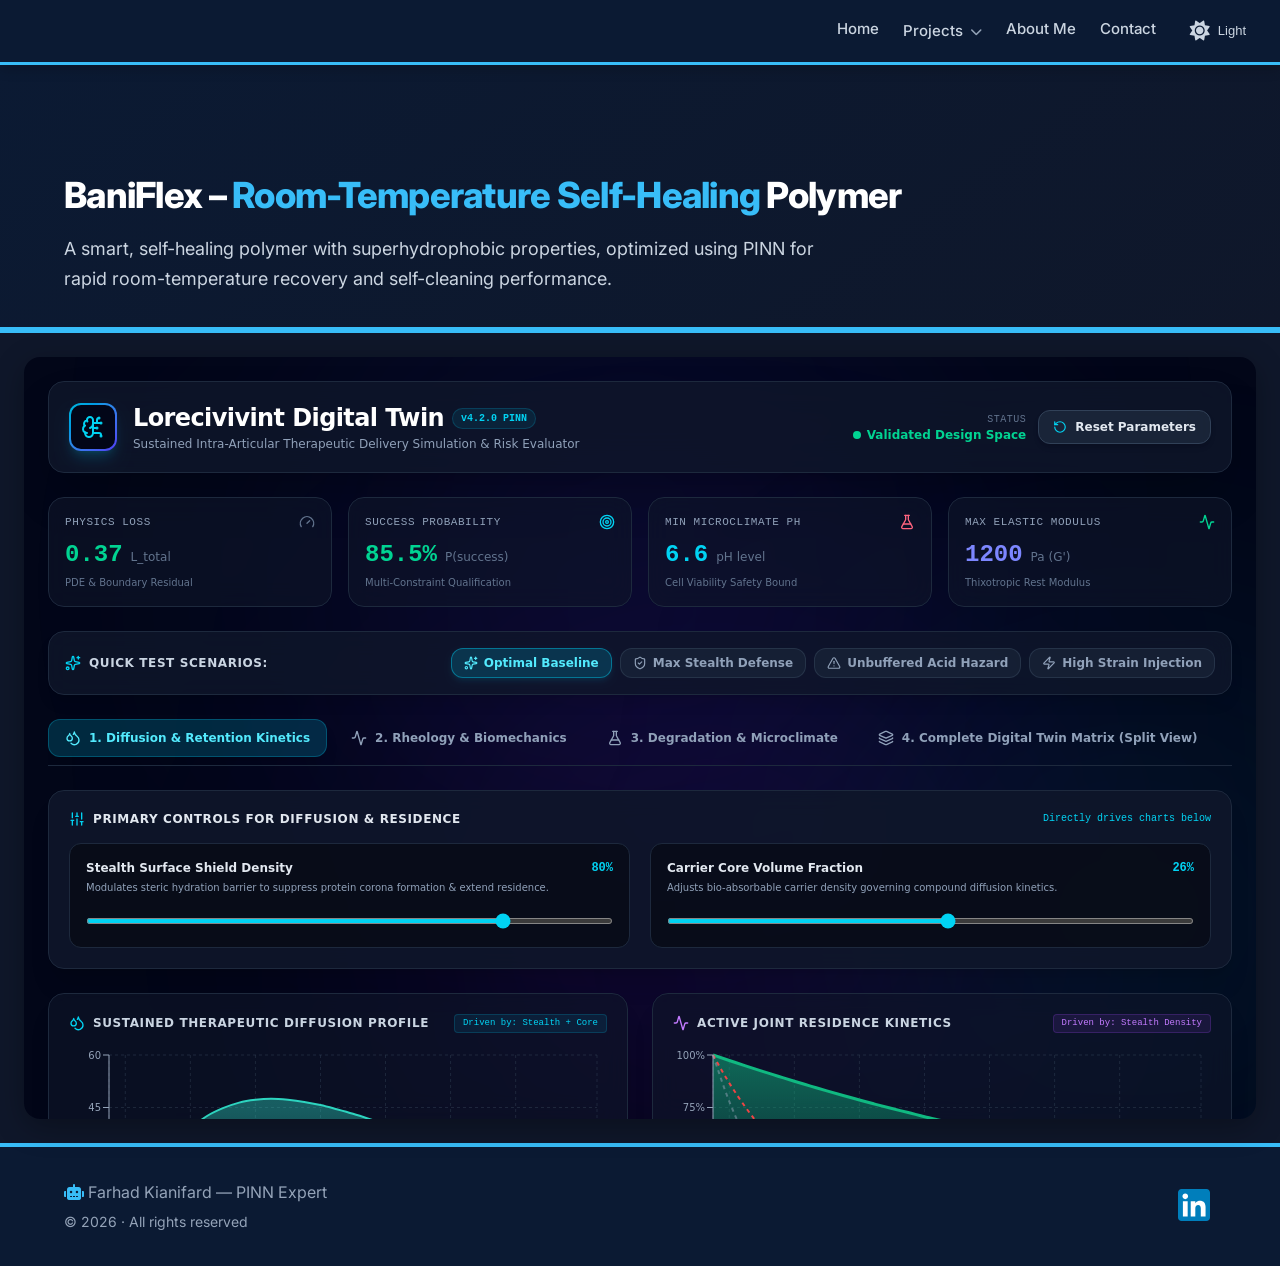
<file: project-baniflex.html>
<!DOCTYPE html>
<html lang="en">
<head>
    <meta charset="UTF-8" />
    <meta name="viewport" content="width=device-width, initial-scale=1.0" />
    <title>BaniFlex – Room-Temperature Self-Healing Polymer</title>
    <link rel="preconnect" href="https://fonts.googleapis.com">
    <link rel="preconnect" href="https://fonts.gstatic.com" crossorigin>
    <link href="https://fonts.googleapis.com/css2?family=Inter:opsz,wght@14..32,400;14..32,500;14..32,600;14..32,700;14..32,800&display=swap" rel="stylesheet">
    <link rel="stylesheet" href="https://cdnjs.cloudflare.com/ajax/libs/font-awesome/6.0.0-beta3/css/all.min.css">
    <link rel="stylesheet" href="css/dark-mode.css" />
    <style>
        /* ===== RESET & BASE ===== */
        * { margin: 0; padding: 0; box-sizing: border-box; }
        body { font-family: 'Inter', sans-serif; background: #0f172a; color: #e2e8f0; line-height: 1.7; transition: background 0.3s, color 0.3s; }
        .container { max-width: 1200px; margin: 0 auto; padding: 0 24px; }

        /* ===== NAVBAR ===== */
        .navbar {
            background: #0b1a33;
            padding: 16px 24px;
            display: flex;
            justify-content: flex-end;
            align-items: center;
            flex-wrap: wrap;
            gap: 16px;
            border-bottom: 3px solid #38bdf8;
            position: sticky;
            top: 0;
            left: 0;
            width: 100%;
            z-index: 1000;
            box-shadow: 0 4px 12px rgba(0,0,0,0.2);
            transition: background 0.3s, border-color 0.3s;
        }
        .nav-links {
            display: flex;
            gap: 24px;
            flex-wrap: wrap;
            align-items: center;
        }
        .nav-links > a {
            color: #cbd5e1;
            text-decoration: none;
            font-size: 15px;
            font-weight: 500;
            transition: 0.2s;
            padding-bottom: 4px;
        }
        .nav-links > a:hover {
            color: #38bdf8;
        }
        .nav-links > a.active {
            color: #38bdf8;
            border-bottom: 2px solid #38bdf8;
        }

        /* ===== منوی کشویی ===== */
        .dropdown {
            position: relative;
            display: inline-block;
        }
        .dropdown > a {
            color: #cbd5e1;
            text-decoration: none;
            font-size: 15px;
            font-weight: 500;
            transition: 0.2s;
            padding-bottom: 4px;
            cursor: pointer;
        }
        .dropdown > a:hover {
            color: #38bdf8;
        }
        .dropdown > a i {
            font-size: 12px;
            margin-left: 4px;
            color: #94a3b8;
        }
        .dropdown-content {
            display: block;
            opacity: 0;
            visibility: hidden;
            position: absolute;
            top: 100%;
            left: 0;
            background: #0b1a33;
            min-width: max-content;
            border: 1px solid #334155;
            border-radius: 12px;
            padding: 8px 0;
            box-shadow: 0 12px 30px rgba(0,0,0,0.4);
            z-index: 1001;
            margin-top: 8px;
            transition: opacity 0.25s ease, visibility 0.25s ease, transform 0.25s ease;
            transform: translateY(-6px);
        }
        .dropdown:hover .dropdown-content {
            opacity: 1;
            visibility: visible;
            transform: translateY(0);
        }
        .dropdown-content a {
            color: #cbd5e1 !important;
            padding: 10px 20px !important;
            display: block !important;
            text-decoration: none !important;
            font-size: 14px !important;
            border-bottom: none !important;
            transition: 0.2s;
        }
        .dropdown-content a:hover {
            background: rgba(56, 189, 248, 0.08);
            color: #38bdf8 !important;
        }
        .dropdown-content a i {
            width: 24px;
            color: #38bdf8;
            margin-right: 8px;
        }
        .dropdown:hover > a i {
            transform: rotate(180deg);
        }

        .theme-toggle {
            background: none;
            border: none;
            color: #cbd5e1;
            font-size: 20px;
            cursor: pointer;
            padding: 4px 10px;
            border-radius: 30px;
            transition: 0.3s;
            display: inline-flex;
            align-items: center;
            gap: 8px;
        }
        .theme-toggle:hover {
            color: #38bdf8;
            background: rgba(255,255,255,0.05);
        }
        .theme-toggle i { font-size: 20px; }
        .theme-toggle .label { font-size: 13px; font-weight: 500; }
        @media (max-width: 768px) { .theme-toggle .label { display: none; } }

        /* ===== HERO ===== */
        .hero {
            background: linear-gradient(145deg, #0b1a33 0%, #1a3a5c 100%);
            color: #fff;
            padding: 100px 0 32px;
            border-bottom: 6px solid #38bdf8;
            transition: background 0.3s, border-color 0.3s;
        }
        .hero h1 {
            font-size: 36px;
            font-weight: 800;
            letter-spacing: -0.02em;
        }
        .hero h1 span {
            color: #38bdf8;
        }
        .hero p {
            font-size: 18px;
            color: #dbeafe;
            max-width: 750px;
            margin-top: 8px;
        }

        /* ===== IFRAME CONTAINER ===== */
        .iframe-container {
            width: 100%;
            height: 90vh;
            min-height: 600px;
            background: #0f172a;
            padding: 24px;
            box-sizing: border-box;
            transition: background 0.3s;
        }
        .iframe-container iframe {
            width: 100%;
            height: 100%;
            border: none;
            border-radius: 16px;
            box-shadow: 0 8px 30px rgba(0,0,0,0.3);
        }

        /* ===== FOOTER ===== */
        .footer {
            background: #0b1a33;
            color: #94a3b8;
            padding: 32px 0;
            border-top: 4px solid #38bdf8;
        }
        .footer-container {
            display: flex;
            justify-content: space-between;
            align-items: center;
            flex-wrap: wrap;
            gap: 16px;
        }
        .footer a { color: #38bdf8; text-decoration: none; }
        .footer .linkedin-footer-link {
            display: inline-flex;
            align-items: center;
            padding: 6px;
            border-radius: 8px;
            transition: background-color 0.2s ease, transform 0.2s ease;
            line-height: 0;
        }
        .footer .linkedin-footer-link:hover {
            background-color: rgba(255, 255, 255, 0.08);
            transform: scale(1.05);
        }
        .footer .linkedin-footer-icon {
            width: 32px;
            height: 32px;
            display: block;
        }

        @media (max-width: 768px) {
            .navbar { flex-direction: column; align-items: flex-end; }
            .hero h1 { font-size: 26px; }
            .hero { padding: 80px 0 24px; }
            .iframe-container { height: 80vh; padding: 16px; }
            .footer-container { flex-direction: column; text-align: center; }
            .dropdown-content {
                position: static;
                background: transparent;
                border: none;
                box-shadow: none;
                padding: 8px 0 0 16px;
                margin-top: 0;
                opacity: 1 !important;
                visibility: visible !important;
                transform: none !important;
            }
            .dropdown-content a {
                padding: 6px 16px !important;
                font-size: 14px !important;
            }
            .dropdown:hover .dropdown-content {
                transform: none !important;
            }
            .dropdown > a i {
                display: none;
            }
        }
        @media (max-width: 480px) {
            .hero h1 { font-size: 22px; }
            .iframe-container { height: 70vh; padding: 12px; }
        }
    </style>
</head>
<body>

    <!-- ===== NAVBAR ===== -->
    <nav class="navbar">
        <div class="nav-links">
            <a href="index.html">Home</a>
            <div class="dropdown">
                <a href="#" onclick="event.preventDefault();">
                    Projects <i class="fas fa-chevron-down"></i>
                </a>
                <div class="dropdown-content">
                    <a href="project-baninex.html"><i class="fas fa-flask"></i>Risperidone</a>
                    <a href="project-banishield.html"><i class="fas fa-shield-alt"></i>BaniShield</a>
                    <a href="project-banitwin.html"><i class="fas fa-industry"></i>Tirzepatide</a>
                    <a href="project-baniflex.html"><i class="fas fa-cubes"></i>Lorecivivint</a>
                </div>
            </div>
            <a href="about.html">About Me</a>
            <a href="contact.html">Contact</a>
            <button id="themeToggle" class="theme-toggle" aria-label="Toggle dark mode">
                <i class="fas fa-sun"></i>
                <span class="label">Light</span>
            </button>
        </div>
    </nav>

    <!-- ===== HERO ===== -->
    <header class="hero">
        <div class="container">
            <h1>BaniFlex – <span>Room-Temperature Self-Healing</span> Polymer</h1>
            <p>A smart, self-healing polymer with superhydrophobic properties, optimized using PINN for rapid room-temperature recovery and self-cleaning performance.</p>
        </div>
    </header>

    <!-- ===== IFRAME ===== -->
    <section class="iframe-container">
        <iframe src="projects/baniflex/index.html" title="BaniFlex Simulator" loading="lazy"></iframe>
    </section>

    <!-- ===== FOOTER ===== -->
    <footer class="footer">
        <div class="container footer-container">
            <div>
                <p><i class="fas fa-robot" style="color:#38bdf8;"></i> Farhad Kianifard — PINN Expert</p>
                <p style="font-size:14px; margin-top:4px;">© 2026 · All rights reserved</p>
            </div>
            <div>
                <a href="https://www.linkedin.com/in/f-kiani/" target="_blank" rel="noopener noreferrer" class="linkedin-footer-link" aria-label="LinkedIn">
                    <img src="images/LinkedIn_icon.svg" alt="LinkedIn" class="linkedin-footer-icon" />
                </a>
            </div>
        </div>
    </footer>

    <script>
        // ============================================
        // DARK MODE TOGGLE
        // ============================================
        (function() {
            const toggleBtn = document.getElementById('themeToggle');
            if (!toggleBtn) return;
            const icon = toggleBtn.querySelector('i');
            const label = toggleBtn.querySelector('.label');

            const savedTheme = localStorage.getItem('theme');
            if (savedTheme === 'light') {
                document.body.classList.remove('dark-mode');
                icon.className = 'fas fa-moon';
                if (label) label.textContent = 'Dark';
            } else {
                document.body.classList.add('dark-mode');
                icon.className = 'fas fa-sun';
                if (label) label.textContent = 'Light';
                localStorage.setItem('theme', 'dark');
            }

            toggleBtn.addEventListener('click', function() {
                const isDark = document.body.classList.toggle('dark-mode');
                if (isDark) {
                    icon.className = 'fas fa-sun';
                    if (label) label.textContent = 'Light';
                    localStorage.setItem('theme', 'dark');
                } else {
                    icon.className = 'fas fa-moon';
                    if (label) label.textContent = 'Dark';
                    localStorage.setItem('theme', 'light');
                }
            });
        })();
    </script>

</body>
</html>
</file>
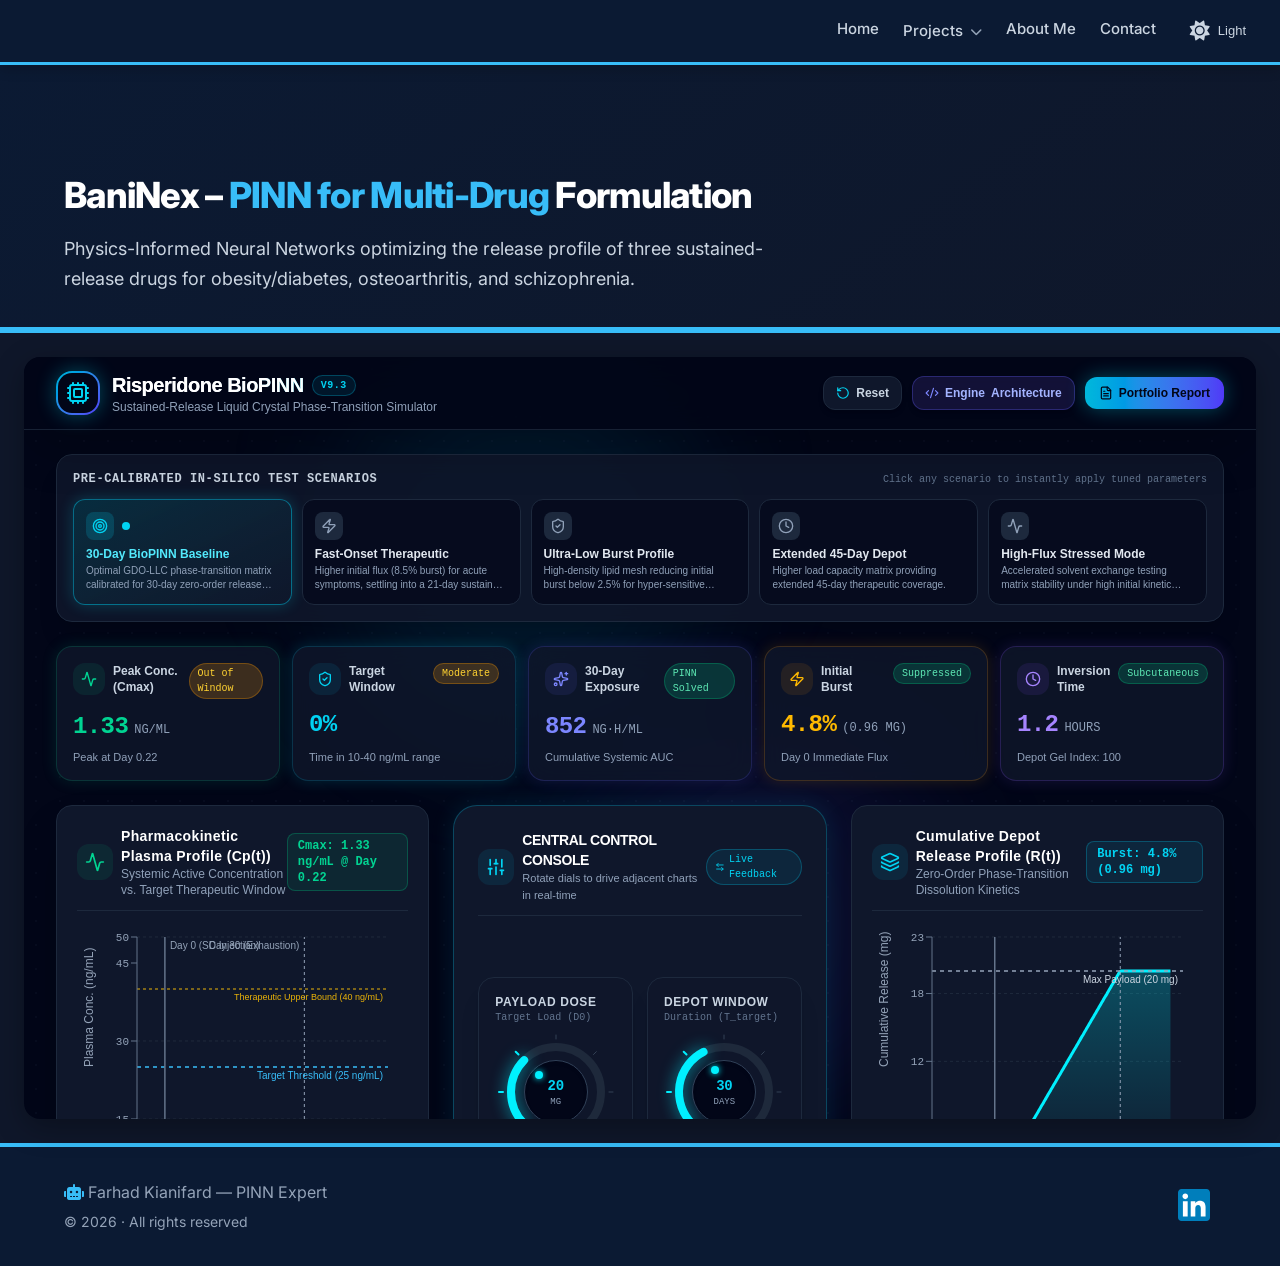
<file: project-baninex.html>
<!DOCTYPE html>
<html lang="en">
<head>
    <meta charset="UTF-8" />
    <meta name="viewport" content="width=device-width, initial-scale=1.0" />
    <title>BaniNex – PINN for Multi-Drug Formulation</title>
    <link rel="preconnect" href="https://fonts.googleapis.com">
    <link rel="preconnect" href="https://fonts.gstatic.com" crossorigin>
    <link href="https://fonts.googleapis.com/css2?family=Inter:opsz,wght@14..32,400;14..32,500;14..32,600;14..32,700;14..32,800&display=swap" rel="stylesheet">
    <link rel="stylesheet" href="https://cdnjs.cloudflare.com/ajax/libs/font-awesome/6.0.0-beta3/css/all.min.css">
    <link rel="stylesheet" href="css/dark-mode.css" />
    <style>
        /* ===== RESET & BASE ===== */
        * { margin: 0; padding: 0; box-sizing: border-box; }
        body { font-family: 'Inter', sans-serif; background: #0f172a; color: #e2e8f0; line-height: 1.7; transition: background 0.3s, color 0.3s; }
        .container { max-width: 1200px; margin: 0 auto; padding: 0 24px; }

        /* ===== NAVBAR ===== */
        .navbar {
            background: #0b1a33;
            padding: 16px 24px;
            display: flex;
            justify-content: flex-end;
            align-items: center;
            flex-wrap: wrap;
            gap: 16px;
            border-bottom: 3px solid #38bdf8;
            position: sticky;
            top: 0;
            left: 0;
            width: 100%;
            z-index: 1000;
            box-shadow: 0 4px 12px rgba(0,0,0,0.2);
            transition: background 0.3s, border-color 0.3s;
        }
        .nav-links {
            display: flex;
            gap: 24px;
            flex-wrap: wrap;
            align-items: center;
        }
        .nav-links > a {
            color: #cbd5e1;
            text-decoration: none;
            font-size: 15px;
            font-weight: 500;
            transition: 0.2s;
            padding-bottom: 4px;
        }
        .nav-links > a:hover {
            color: #38bdf8;
        }
        .nav-links > a.active {
            color: #38bdf8;
            border-bottom: 2px solid #38bdf8;
        }

        /* ===== منوی کشویی ===== */
        .dropdown {
            position: relative;
            display: inline-block;
        }
        .dropdown > a {
            color: #cbd5e1;
            text-decoration: none;
            font-size: 15px;
            font-weight: 500;
            transition: 0.2s;
            padding-bottom: 4px;
            cursor: pointer;
        }
        .dropdown > a:hover {
            color: #38bdf8;
        }
        .dropdown > a i {
            font-size: 12px;
            margin-left: 4px;
            color: #94a3b8;
        }
        .dropdown-content {
            display: block;
            opacity: 0;
            visibility: hidden;
            position: absolute;
            top: 100%;
            left: 0;
            background: #0b1a33;
            min-width: max-content;
            border: 1px solid #334155;
            border-radius: 12px;
            padding: 8px 0;
            box-shadow: 0 12px 30px rgba(0,0,0,0.4);
            z-index: 1001;
            margin-top: 8px;
            transition: opacity 0.25s ease, visibility 0.25s ease, transform 0.25s ease;
            transform: translateY(-6px);
        }
        .dropdown:hover .dropdown-content {
            opacity: 1;
            visibility: visible;
            transform: translateY(0);
        }
        .dropdown-content a {
            color: #cbd5e1 !important;
            padding: 10px 20px !important;
            display: block !important;
            text-decoration: none !important;
            font-size: 14px !important;
            border-bottom: none !important;
            transition: 0.2s;
        }
        .dropdown-content a:hover {
            background: rgba(56, 189, 248, 0.08);
            color: #38bdf8 !important;
        }
        .dropdown-content a i {
            width: 24px;
            color: #38bdf8;
            margin-right: 8px;
        }
        .dropdown:hover > a i {
            transform: rotate(180deg);
        }

        .theme-toggle {
            background: none;
            border: none;
            color: #cbd5e1;
            font-size: 20px;
            cursor: pointer;
            padding: 4px 10px;
            border-radius: 30px;
            transition: 0.3s;
            display: inline-flex;
            align-items: center;
            gap: 8px;
        }
        .theme-toggle:hover {
            color: #38bdf8;
            background: rgba(255,255,255,0.05);
        }
        .theme-toggle i { font-size: 20px; }
        .theme-toggle .label { font-size: 13px; font-weight: 500; }
        @media (max-width: 768px) { .theme-toggle .label { display: none; } }

        /* ===== HERO ===== */
        .hero {
            background: linear-gradient(145deg, #0b1a33 0%, #1a3a5c 100%);
            color: #fff;
            padding: 100px 0 32px;
            border-bottom: 6px solid #38bdf8;
            transition: background 0.3s, border-color 0.3s;
        }
        .hero h1 {
            font-size: 36px;
            font-weight: 800;
            letter-spacing: -0.02em;
        }
        .hero h1 span {
            color: #38bdf8;
        }
        .hero p {
            font-size: 18px;
            color: #dbeafe;
            max-width: 750px;
            margin-top: 8px;
        }

        /* ===== IFRAME CONTAINER ===== */
        .iframe-container {
            width: 100%;
            height: 90vh;
            min-height: 600px;
            background: #0f172a;
            padding: 24px;
            box-sizing: border-box;
            transition: background 0.3s;
        }
        .iframe-container iframe {
            width: 100%;
            height: 100%;
            border: none;
            border-radius: 16px;
            box-shadow: 0 8px 30px rgba(0,0,0,0.3);
        }

        /* ===== FOOTER ===== */
        .footer {
            background: #0b1a33;
            color: #94a3b8;
            padding: 32px 0;
            border-top: 4px solid #38bdf8;
        }
        .footer-container {
            display: flex;
            justify-content: space-between;
            align-items: center;
            flex-wrap: wrap;
            gap: 16px;
        }
        .footer a { color: #38bdf8; text-decoration: none; }
        .footer .linkedin-footer-link {
            display: inline-flex;
            align-items: center;
            padding: 6px;
            border-radius: 8px;
            transition: background-color 0.2s ease, transform 0.2s ease;
            line-height: 0;
        }
        .footer .linkedin-footer-link:hover {
            background-color: rgba(255, 255, 255, 0.08);
            transform: scale(1.05);
        }
        .footer .linkedin-footer-icon {
            width: 32px;
            height: 32px;
            display: block;
        }

        @media (max-width: 768px) {
            .navbar { flex-direction: column; align-items: flex-end; }
            .hero h1 { font-size: 26px; }
            .hero { padding: 80px 0 24px; }
            .iframe-container { height: 80vh; padding: 16px; }
            .footer-container { flex-direction: column; text-align: center; }
            .dropdown-content {
                position: static;
                background: transparent;
                border: none;
                box-shadow: none;
                padding: 8px 0 0 16px;
                margin-top: 0;
                opacity: 1 !important;
                visibility: visible !important;
                transform: none !important;
            }
            .dropdown-content a {
                padding: 6px 16px !important;
                font-size: 14px !important;
            }
            .dropdown:hover .dropdown-content {
                transform: none !important;
            }
            .dropdown > a i {
                display: none;
            }
        }
        @media (max-width: 480px) {
            .hero h1 { font-size: 22px; }
            .iframe-container { height: 70vh; padding: 12px; }
        }
    </style>
</head>
<body>

    <!-- ===== NAVBAR ===== -->
    <nav class="navbar">
        <div class="nav-links">
            <a href="index.html">Home</a>
            <div class="dropdown">
                <a href="#" onclick="event.preventDefault();">
                    Projects <i class="fas fa-chevron-down"></i>
                </a>
                <div class="dropdown-content">
                    <a href="project-baninex.html"><i class="fas fa-flask"></i>Risperidone</a>
                    <a href="project-banishield.html"><i class="fas fa-shield-alt"></i>BaniShield</a>
                    <a href="project-banitwin.html"><i class="fas fa-industry"></i>Tirzepatide</a>
                    <a href="project-baniflex.html"><i class="fas fa-cubes"></i>Lorecivivint</a>
                </div>
            </div>
            <a href="about.html">About Me</a>
            <a href="contact.html">Contact</a>
            <button id="themeToggle" class="theme-toggle" aria-label="Toggle dark mode">
                <i class="fas fa-sun"></i>
                <span class="label">Light</span>
            </button>
        </div>
    </nav>

    <!-- ===== HERO ===== -->
    <header class="hero">
        <div class="container">
            <h1>BaniNex – <span>PINN for Multi-Drug</span> Formulation</h1>
            <p>Physics-Informed Neural Networks optimizing the release profile of three sustained-release drugs for obesity/diabetes, osteoarthritis, and schizophrenia.</p>
        </div>
    </header>

    <!-- ===== IFRAME ===== -->
    <section class="iframe-container">
        <iframe src="projects/baninex/index.html" title="BaniNex Simulator" loading="lazy"></iframe>
    </section>

    <!-- ===== FOOTER ===== -->
    <footer class="footer">
        <div class="container footer-container">
            <div>
                <p><i class="fas fa-robot" style="color:#38bdf8;"></i> Farhad Kianifard — PINN Expert</p>
                <p style="font-size:14px; margin-top:4px;">© 2026 · All rights reserved</p>
            </div>
            <div>
                <a href="https://www.linkedin.com/in/f-kiani/" target="_blank" rel="noopener noreferrer" class="linkedin-footer-link" aria-label="LinkedIn">
                    <img src="images/LinkedIn_icon.svg" alt="LinkedIn" class="linkedin-footer-icon" />
                </a>
            </div>
        </div>
    </footer>

    <script>
        // ============================================
        // DARK MODE TOGGLE
        // ============================================
        (function() {
            const toggleBtn = document.getElementById('themeToggle');
            if (!toggleBtn) return;
            const icon = toggleBtn.querySelector('i');
            const label = toggleBtn.querySelector('.label');

            const savedTheme = localStorage.getItem('theme');
            if (savedTheme === 'light') {
                document.body.classList.remove('dark-mode');
                icon.className = 'fas fa-moon';
                if (label) label.textContent = 'Dark';
            } else {
                document.body.classList.add('dark-mode');
                icon.className = 'fas fa-sun';
                if (label) label.textContent = 'Light';
                localStorage.setItem('theme', 'dark');
            }

            toggleBtn.addEventListener('click', function() {
                const isDark = document.body.classList.toggle('dark-mode');
                if (isDark) {
                    icon.className = 'fas fa-sun';
                    if (label) label.textContent = 'Light';
                    localStorage.setItem('theme', 'dark');
                } else {
                    icon.className = 'fas fa-moon';
                    if (label) label.textContent = 'Dark';
                    localStorage.setItem('theme', 'light');
                }
            });
        })();
    </script>

</body>
</html>
</file>
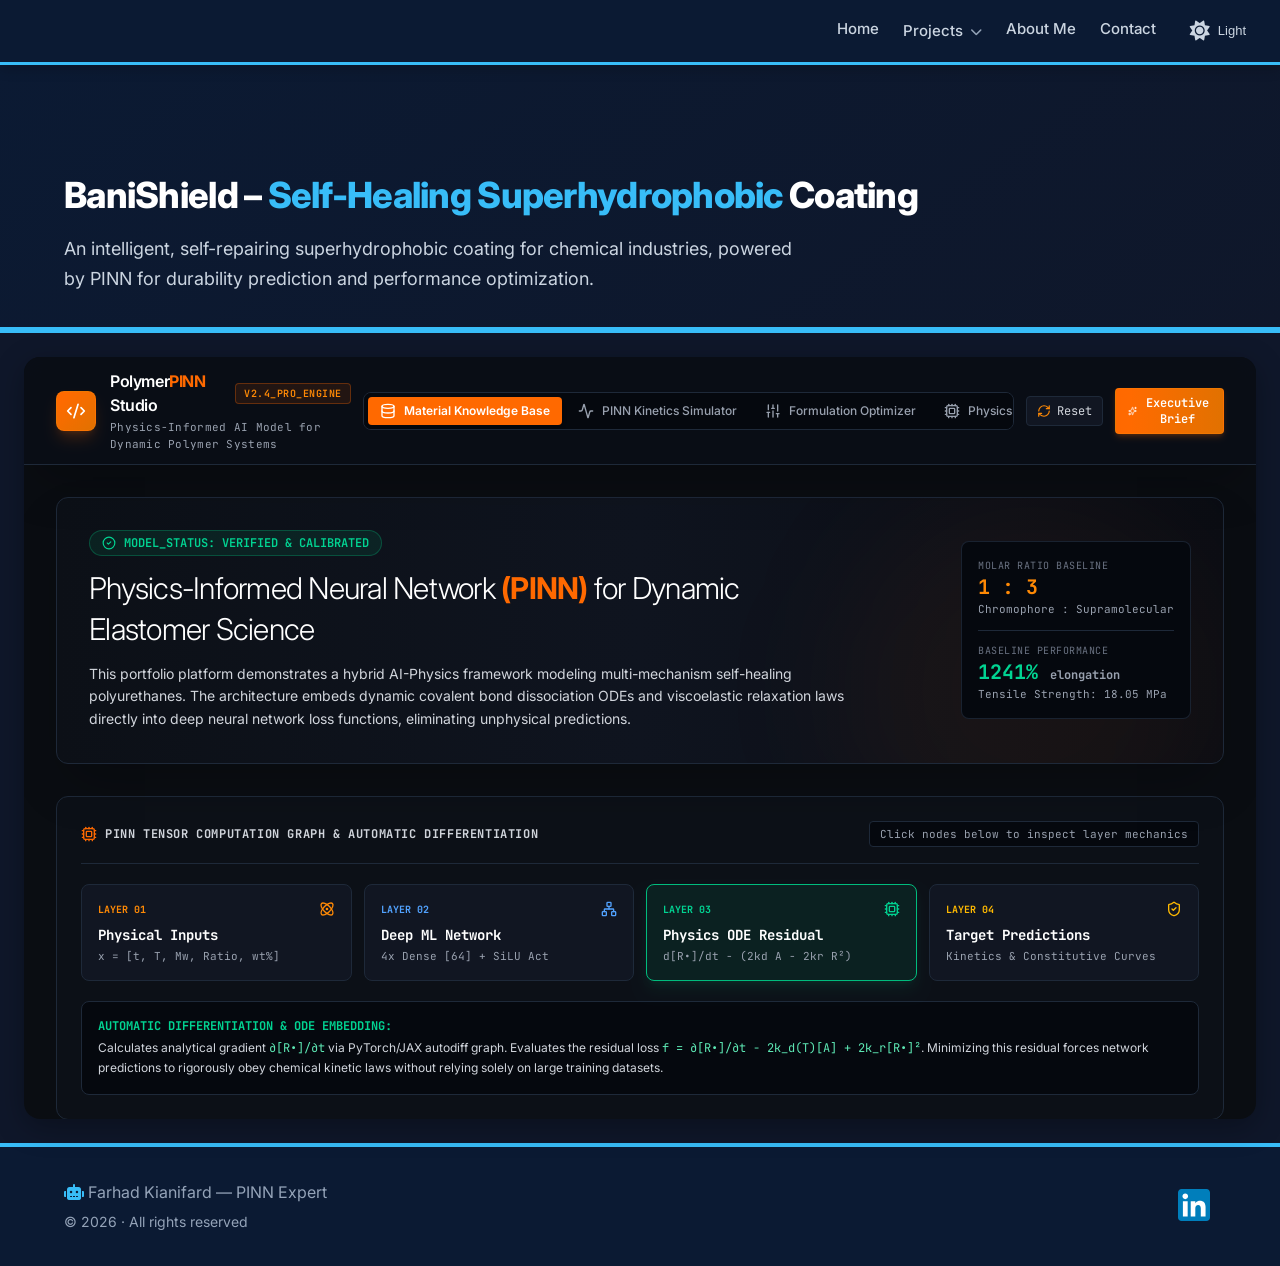
<file: project-banishield.html>
<!DOCTYPE html>
<html lang="en">
<head>
    <meta charset="UTF-8" />
    <meta name="viewport" content="width=device-width, initial-scale=1.0" />
    <title>BaniShield – Self-Healing Superhydrophobic Coating</title>
    <link rel="preconnect" href="https://fonts.googleapis.com">
    <link rel="preconnect" href="https://fonts.gstatic.com" crossorigin>
    <link href="https://fonts.googleapis.com/css2?family=Inter:opsz,wght@14..32,400;14..32,500;14..32,600;14..32,700;14..32,800&display=swap" rel="stylesheet">
    <link rel="stylesheet" href="https://cdnjs.cloudflare.com/ajax/libs/font-awesome/6.0.0-beta3/css/all.min.css">
    <link rel="stylesheet" href="css/dark-mode.css" />
    <style>
        /* ===== RESET & BASE ===== */
        * { margin: 0; padding: 0; box-sizing: border-box; }
        body { font-family: 'Inter', sans-serif; background: #0f172a; color: #e2e8f0; line-height: 1.7; transition: background 0.3s, color 0.3s; }
        .container { max-width: 1200px; margin: 0 auto; padding: 0 24px; }

        /* ===== NAVBAR ===== */
        .navbar {
            background: #0b1a33;
            padding: 16px 24px;
            display: flex;
            justify-content: flex-end;
            align-items: center;
            flex-wrap: wrap;
            gap: 16px;
            border-bottom: 3px solid #38bdf8;
            position: sticky;
            top: 0;
            left: 0;
            width: 100%;
            z-index: 1000;
            box-shadow: 0 4px 12px rgba(0,0,0,0.2);
            transition: background 0.3s, border-color 0.3s;
        }
        .nav-links {
            display: flex;
            gap: 24px;
            flex-wrap: wrap;
            align-items: center;
        }
        .nav-links > a {
            color: #cbd5e1;
            text-decoration: none;
            font-size: 15px;
            font-weight: 500;
            transition: 0.2s;
            padding-bottom: 4px;
        }
        .nav-links > a:hover {
            color: #38bdf8;
        }
        .nav-links > a.active {
            color: #38bdf8;
            border-bottom: 2px solid #38bdf8;
        }

        /* ===== منوی کشویی ===== */
        .dropdown {
            position: relative;
            display: inline-block;
        }
        .dropdown > a {
            color: #cbd5e1;
            text-decoration: none;
            font-size: 15px;
            font-weight: 500;
            transition: 0.2s;
            padding-bottom: 4px;
            cursor: pointer;
        }
        .dropdown > a:hover {
            color: #38bdf8;
        }
        .dropdown > a i {
            font-size: 12px;
            margin-left: 4px;
            color: #94a3b8;
        }
        .dropdown-content {
            display: block;
            opacity: 0;
            visibility: hidden;
            position: absolute;
            top: 100%;
            left: 0;
            background: #0b1a33;
            min-width: max-content;
            border: 1px solid #334155;
            border-radius: 12px;
            padding: 8px 0;
            box-shadow: 0 12px 30px rgba(0,0,0,0.4);
            z-index: 1001;
            margin-top: 8px;
            transition: opacity 0.25s ease, visibility 0.25s ease, transform 0.25s ease;
            transform: translateY(-6px);
        }
        .dropdown:hover .dropdown-content {
            opacity: 1;
            visibility: visible;
            transform: translateY(0);
        }
        .dropdown-content a {
            color: #cbd5e1 !important;
            padding: 10px 20px !important;
            display: block !important;
            text-decoration: none !important;
            font-size: 14px !important;
            border-bottom: none !important;
            transition: 0.2s;
        }
        .dropdown-content a:hover {
            background: rgba(56, 189, 248, 0.08);
            color: #38bdf8 !important;
        }
        .dropdown-content a i {
            width: 24px;
            color: #38bdf8;
            margin-right: 8px;
        }
        .dropdown:hover > a i {
            transform: rotate(180deg);
        }

        .theme-toggle {
            background: none;
            border: none;
            color: #cbd5e1;
            font-size: 20px;
            cursor: pointer;
            padding: 4px 10px;
            border-radius: 30px;
            transition: 0.3s;
            display: inline-flex;
            align-items: center;
            gap: 8px;
        }
        .theme-toggle:hover {
            color: #38bdf8;
            background: rgba(255,255,255,0.05);
        }
        .theme-toggle i { font-size: 20px; }
        .theme-toggle .label { font-size: 13px; font-weight: 500; }
        @media (max-width: 768px) { .theme-toggle .label { display: none; } }

        /* ===== HERO ===== */
        .hero {
            background: linear-gradient(145deg, #0b1a33 0%, #1a3a5c 100%);
            color: #fff;
            padding: 100px 0 32px;
            border-bottom: 6px solid #38bdf8;
            transition: background 0.3s, border-color 0.3s;
        }
        .hero h1 {
            font-size: 36px;
            font-weight: 800;
            letter-spacing: -0.02em;
        }
        .hero h1 span {
            color: #38bdf8;
        }
        .hero p {
            font-size: 18px;
            color: #dbeafe;
            max-width: 750px;
            margin-top: 8px;
        }

        /* ===== IFRAME CONTAINER ===== */
        .iframe-container {
            width: 100%;
            height: 90vh;
            min-height: 600px;
            background: #0f172a;
            padding: 24px;
            box-sizing: border-box;
            transition: background 0.3s;
        }
        .iframe-container iframe {
            width: 100%;
            height: 100%;
            border: none;
            border-radius: 16px;
            box-shadow: 0 8px 30px rgba(0,0,0,0.3);
        }

        /* ===== FOOTER ===== */
        .footer {
            background: #0b1a33;
            color: #94a3b8;
            padding: 32px 0;
            border-top: 4px solid #38bdf8;
        }
        .footer-container {
            display: flex;
            justify-content: space-between;
            align-items: center;
            flex-wrap: wrap;
            gap: 16px;
        }
        .footer a { color: #38bdf8; text-decoration: none; }
        .footer .linkedin-footer-link {
            display: inline-flex;
            align-items: center;
            padding: 6px;
            border-radius: 8px;
            transition: background-color 0.2s ease, transform 0.2s ease;
            line-height: 0;
        }
        .footer .linkedin-footer-link:hover {
            background-color: rgba(255, 255, 255, 0.08);
            transform: scale(1.05);
        }
        .footer .linkedin-footer-icon {
            width: 32px;
            height: 32px;
            display: block;
        }

        @media (max-width: 768px) {
            .navbar { flex-direction: column; align-items: flex-end; }
            .hero h1 { font-size: 26px; }
            .hero { padding: 80px 0 24px; }
            .iframe-container { height: 80vh; padding: 16px; }
            .footer-container { flex-direction: column; text-align: center; }
            .dropdown-content {
                position: static;
                background: transparent;
                border: none;
                box-shadow: none;
                padding: 8px 0 0 16px;
                margin-top: 0;
                opacity: 1 !important;
                visibility: visible !important;
                transform: none !important;
            }
            .dropdown-content a {
                padding: 6px 16px !important;
                font-size: 14px !important;
            }
            .dropdown:hover .dropdown-content {
                transform: none !important;
            }
            .dropdown > a i {
                display: none;
            }
        }
        @media (max-width: 480px) {
            .hero h1 { font-size: 22px; }
            .iframe-container { height: 70vh; padding: 12px; }
        }
    </style>
</head>
<body>

    <!-- ===== NAVBAR ===== -->
    <nav class="navbar">
        <div class="nav-links">
            <a href="index.html">Home</a>
            <div class="dropdown">
                <a href="#" onclick="event.preventDefault();">
                    Projects <i class="fas fa-chevron-down"></i>
                </a>
                <div class="dropdown-content">
                    <a href="project-baninex.html"><i class="fas fa-flask"></i>Risperidone</a>
                    <a href="project-banishield.html"><i class="fas fa-shield-alt"></i>BaniShield</a>
                    <a href="project-banitwin.html"><i class="fas fa-industry"></i>Tirzepatide</a>
                    <a href="project-baniflex.html"><i class="fas fa-cubes"></i>Lorecivivint</a>
                </div>
            </div>
            <a href="about.html">About Me</a>
            <a href="contact.html">Contact</a>
            <button id="themeToggle" class="theme-toggle" aria-label="Toggle dark mode">
                <i class="fas fa-sun"></i>
                <span class="label">Light</span>
            </button>
        </div>
    </nav>

    <!-- ===== HERO ===== -->
    <header class="hero">
        <div class="container">
            <h1>BaniShield – <span>Self-Healing Superhydrophobic</span> Coating</h1>
            <p>An intelligent, self-repairing superhydrophobic coating for chemical industries, powered by PINN for durability prediction and performance optimization.</p>
        </div>
    </header>

    <!-- ===== IFRAME ===== -->
    <section class="iframe-container">
        <iframe src="projects/banishield/index.html" title="BaniShield Simulator" loading="lazy"></iframe>
    </section>

    <!-- ===== FOOTER ===== -->
    <footer class="footer">
        <div class="container footer-container">
            <div>
                <p><i class="fas fa-robot" style="color:#38bdf8;"></i> Farhad Kianifard — PINN Expert</p>
                <p style="font-size:14px; margin-top:4px;">© 2026 · All rights reserved</p>
            </div>
            <div>
                <a href="https://www.linkedin.com/in/f-kiani/" target="_blank" rel="noopener noreferrer" class="linkedin-footer-link" aria-label="LinkedIn">
                    <img src="images/LinkedIn_icon.svg" alt="LinkedIn" class="linkedin-footer-icon" />
                </a>
            </div>
        </div>
    </footer>

    <script>
        // ============================================
        // DARK MODE TOGGLE
        // ============================================
        (function() {
            const toggleBtn = document.getElementById('themeToggle');
            if (!toggleBtn) return;
            const icon = toggleBtn.querySelector('i');
            const label = toggleBtn.querySelector('.label');

            const savedTheme = localStorage.getItem('theme');
            if (savedTheme === 'light') {
                document.body.classList.remove('dark-mode');
                icon.className = 'fas fa-moon';
                if (label) label.textContent = 'Dark';
            } else {
                document.body.classList.add('dark-mode');
                icon.className = 'fas fa-sun';
                if (label) label.textContent = 'Light';
                localStorage.setItem('theme', 'dark');
            }

            toggleBtn.addEventListener('click', function() {
                const isDark = document.body.classList.toggle('dark-mode');
                if (isDark) {
                    icon.className = 'fas fa-sun';
                    if (label) label.textContent = 'Light';
                    localStorage.setItem('theme', 'dark');
                } else {
                    icon.className = 'fas fa-moon';
                    if (label) label.textContent = 'Dark';
                    localStorage.setItem('theme', 'light');
                }
            });
        })();
    </script>

</body>
</html>
</file>
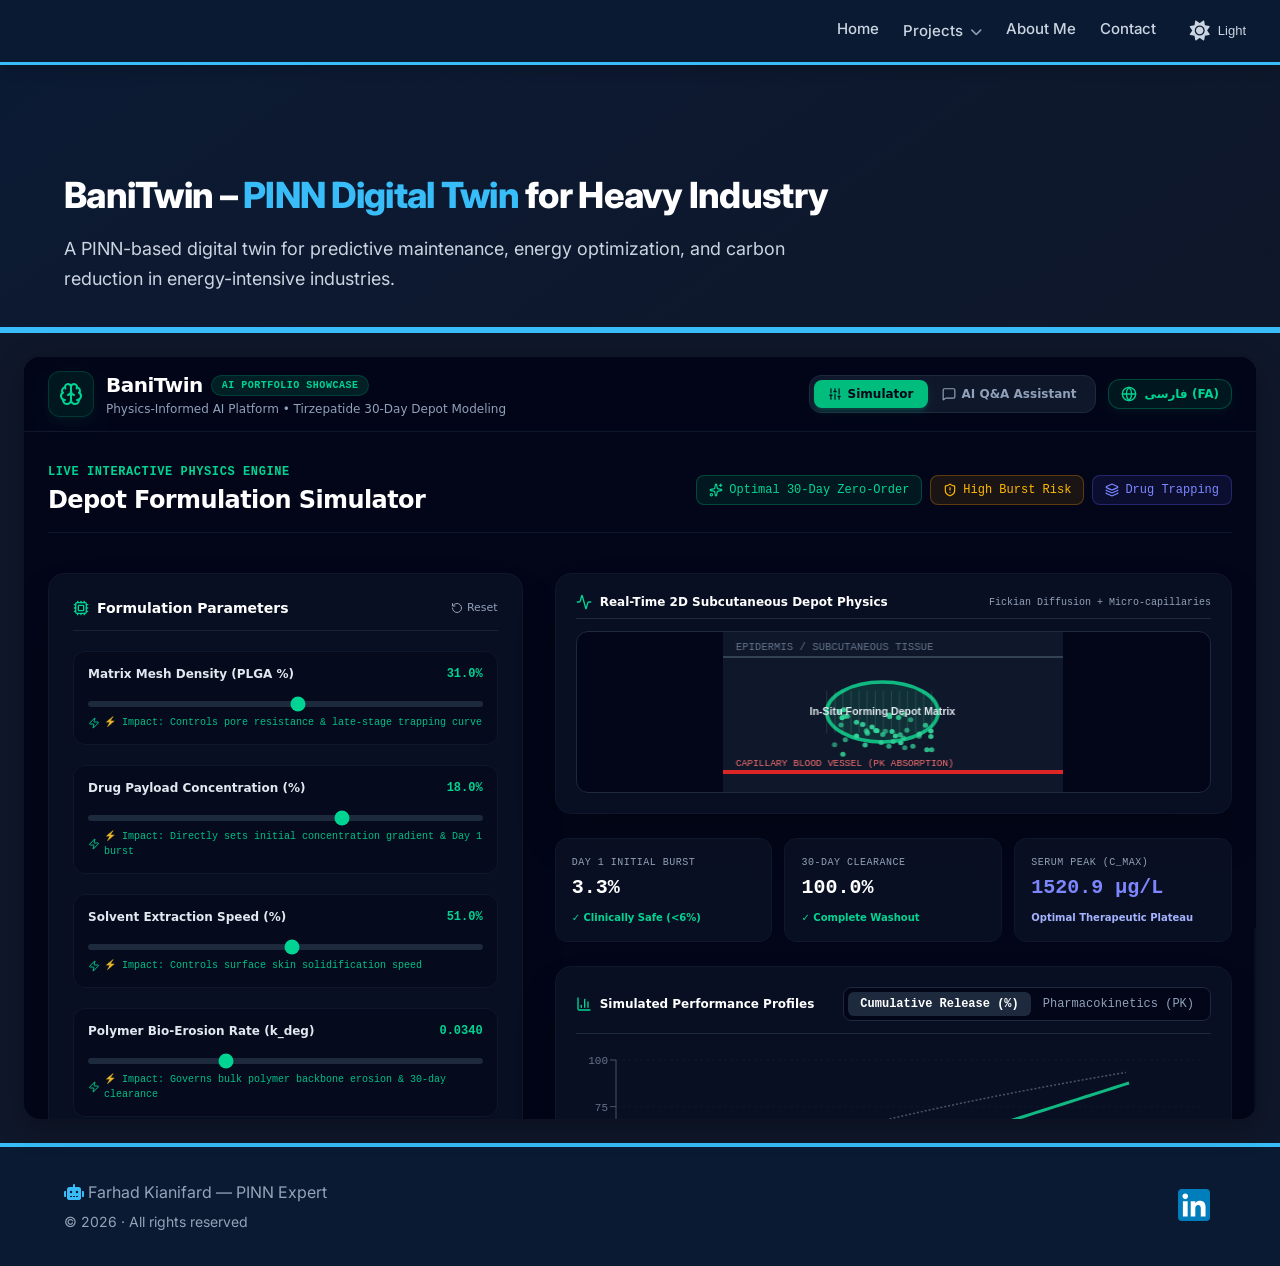
<file: project-banitwin.html>
<!DOCTYPE html>
<html lang="en">
<head>
    <meta charset="UTF-8" />
    <meta name="viewport" content="width=device-width, initial-scale=1.0" />
    <title>BaniTwin – PINN Digital Twin for Heavy Industry</title>
    <link rel="preconnect" href="https://fonts.googleapis.com">
    <link rel="preconnect" href="https://fonts.gstatic.com" crossorigin>
    <link href="https://fonts.googleapis.com/css2?family=Inter:opsz,wght@14..32,400;14..32,500;14..32,600;14..32,700;14..32,800&display=swap" rel="stylesheet">
    <link rel="stylesheet" href="https://cdnjs.cloudflare.com/ajax/libs/font-awesome/6.0.0-beta3/css/all.min.css">
    <link rel="stylesheet" href="css/dark-mode.css" />
    <style>
        /* ===== RESET & BASE ===== */
        * { margin: 0; padding: 0; box-sizing: border-box; }
        body { font-family: 'Inter', sans-serif; background: #0f172a; color: #e2e8f0; line-height: 1.7; transition: background 0.3s, color 0.3s; }
        .container { max-width: 1200px; margin: 0 auto; padding: 0 24px; }

        /* ===== NAVBAR ===== */
        .navbar {
            background: #0b1a33;
            padding: 16px 24px;
            display: flex;
            justify-content: flex-end;
            align-items: center;
            flex-wrap: wrap;
            gap: 16px;
            border-bottom: 3px solid #38bdf8;
            position: sticky;
            top: 0;
            left: 0;
            width: 100%;
            z-index: 1000;
            box-shadow: 0 4px 12px rgba(0,0,0,0.2);
            transition: background 0.3s, border-color 0.3s;
        }
        .nav-links {
            display: flex;
            gap: 24px;
            flex-wrap: wrap;
            align-items: center;
        }
        .nav-links > a {
            color: #cbd5e1;
            text-decoration: none;
            font-size: 15px;
            font-weight: 500;
            transition: 0.2s;
            padding-bottom: 4px;
        }
        .nav-links > a:hover {
            color: #38bdf8;
        }
        .nav-links > a.active {
            color: #38bdf8;
            border-bottom: 2px solid #38bdf8;
        }

        /* ===== منوی کشویی ===== */
        .dropdown {
            position: relative;
            display: inline-block;
        }
        .dropdown > a {
            color: #cbd5e1;
            text-decoration: none;
            font-size: 15px;
            font-weight: 500;
            transition: 0.2s;
            padding-bottom: 4px;
            cursor: pointer;
        }
        .dropdown > a:hover {
            color: #38bdf8;
        }
        .dropdown > a i {
            font-size: 12px;
            margin-left: 4px;
            color: #94a3b8;
        }
        .dropdown-content {
            display: block;
            opacity: 0;
            visibility: hidden;
            position: absolute;
            top: 100%;
            left: 0;
            background: #0b1a33;
            min-width: max-content;
            border: 1px solid #334155;
            border-radius: 12px;
            padding: 8px 0;
            box-shadow: 0 12px 30px rgba(0,0,0,0.4);
            z-index: 1001;
            margin-top: 8px;
            transition: opacity 0.25s ease, visibility 0.25s ease, transform 0.25s ease;
            transform: translateY(-6px);
        }
        .dropdown:hover .dropdown-content {
            opacity: 1;
            visibility: visible;
            transform: translateY(0);
        }
        .dropdown-content a {
            color: #cbd5e1 !important;
            padding: 10px 20px !important;
            display: block !important;
            text-decoration: none !important;
            font-size: 14px !important;
            border-bottom: none !important;
            transition: 0.2s;
        }
        .dropdown-content a:hover {
            background: rgba(56, 189, 248, 0.08);
            color: #38bdf8 !important;
        }
        .dropdown-content a i {
            width: 24px;
            color: #38bdf8;
            margin-right: 8px;
        }
        .dropdown:hover > a i {
            transform: rotate(180deg);
        }

        .theme-toggle {
            background: none;
            border: none;
            color: #cbd5e1;
            font-size: 20px;
            cursor: pointer;
            padding: 4px 10px;
            border-radius: 30px;
            transition: 0.3s;
            display: inline-flex;
            align-items: center;
            gap: 8px;
        }
        .theme-toggle:hover {
            color: #38bdf8;
            background: rgba(255,255,255,0.05);
        }
        .theme-toggle i { font-size: 20px; }
        .theme-toggle .label { font-size: 13px; font-weight: 500; }
        @media (max-width: 768px) { .theme-toggle .label { display: none; } }

        /* ===== HERO ===== */
        .hero {
            background: linear-gradient(145deg, #0b1a33 0%, #1a3a5c 100%);
            color: #fff;
            padding: 100px 0 32px;
            border-bottom: 6px solid #38bdf8;
            transition: background 0.3s, border-color 0.3s;
        }
        .hero h1 {
            font-size: 36px;
            font-weight: 800;
            letter-spacing: -0.02em;
        }
        .hero h1 span {
            color: #38bdf8;
        }
        .hero p {
            font-size: 18px;
            color: #dbeafe;
            max-width: 750px;
            margin-top: 8px;
        }

        /* ===== IFRAME CONTAINER ===== */
        .iframe-container {
            width: 100%;
            height: 90vh;
            min-height: 600px;
            background: #0f172a;
            padding: 24px;
            box-sizing: border-box;
            transition: background 0.3s;
        }
        .iframe-container iframe {
            width: 100%;
            height: 100%;
            border: none;
            border-radius: 16px;
            box-shadow: 0 8px 30px rgba(0,0,0,0.3);
        }

        /* ===== FOOTER ===== */
        .footer {
            background: #0b1a33;
            color: #94a3b8;
            padding: 32px 0;
            border-top: 4px solid #38bdf8;
        }
        .footer-container {
            display: flex;
            justify-content: space-between;
            align-items: center;
            flex-wrap: wrap;
            gap: 16px;
        }
        .footer a { color: #38bdf8; text-decoration: none; }
        .footer .linkedin-footer-link {
            display: inline-flex;
            align-items: center;
            padding: 6px;
            border-radius: 8px;
            transition: background-color 0.2s ease, transform 0.2s ease;
            line-height: 0;
        }
        .footer .linkedin-footer-link:hover {
            background-color: rgba(255, 255, 255, 0.08);
            transform: scale(1.05);
        }
        .footer .linkedin-footer-icon {
            width: 32px;
            height: 32px;
            display: block;
        }

        @media (max-width: 768px) {
            .navbar { flex-direction: column; align-items: flex-end; }
            .hero h1 { font-size: 26px; }
            .hero { padding: 80px 0 24px; }
            .iframe-container { height: 80vh; padding: 16px; }
            .footer-container { flex-direction: column; text-align: center; }
            .dropdown-content {
                position: static;
                background: transparent;
                border: none;
                box-shadow: none;
                padding: 8px 0 0 16px;
                margin-top: 0;
                opacity: 1 !important;
                visibility: visible !important;
                transform: none !important;
            }
            .dropdown-content a {
                padding: 6px 16px !important;
                font-size: 14px !important;
            }
            .dropdown:hover .dropdown-content {
                transform: none !important;
            }
            .dropdown > a i {
                display: none;
            }
        }
        @media (max-width: 480px) {
            .hero h1 { font-size: 22px; }
            .iframe-container { height: 70vh; padding: 12px; }
        }
    </style>
</head>
<body>

    <!-- ===== NAVBAR ===== -->
    <nav class="navbar">
        <div class="nav-links">
            <a href="index.html">Home</a>
            <div class="dropdown">
                <a href="#" onclick="event.preventDefault();">
                    Projects <i class="fas fa-chevron-down"></i>
                </a>
                <div class="dropdown-content">
                    <a href="project-baninex.html"><i class="fas fa-flask"></i>Risperidone</a>
                    <a href="project-banishield.html"><i class="fas fa-shield-alt"></i>BaniShield</a>
                    <a href="project-banitwin.html"><i class="fas fa-industry"></i>Tirzepatide</a>
                    <a href="project-baniflex.html"><i class="fas fa-cubes"></i>Lorecivivint</a>
                </div>
            </div>
            <a href="about.html">About Me</a>
            <a href="contact.html">Contact</a>
            <button id="themeToggle" class="theme-toggle" aria-label="Toggle dark mode">
                <i class="fas fa-sun"></i>
                <span class="label">Light</span>
            </button>
        </div>
    </nav>

    <!-- ===== HERO ===== -->
    <header class="hero">
        <div class="container">
            <h1>BaniTwin – <span>PINN Digital Twin</span> for Heavy Industry</h1>
            <p>A PINN-based digital twin for predictive maintenance, energy optimization, and carbon reduction in energy-intensive industries.</p>
        </div>
    </header>

    <!-- ===== IFRAME ===== -->
    <section class="iframe-container">
        <iframe src="projects/banitwin/index.html" title="BaniTwin Simulator" loading="lazy"></iframe>
    </section>

    <!-- ===== FOOTER ===== -->
    <footer class="footer">
        <div class="container footer-container">
            <div>
                <p><i class="fas fa-robot" style="color:#38bdf8;"></i> Farhad Kianifard — PINN Expert</p>
                <p style="font-size:14px; margin-top:4px;">© 2026 · All rights reserved</p>
            </div>
            <div>
                <a href="https://www.linkedin.com/in/f-kiani/" target="_blank" rel="noopener noreferrer" class="linkedin-footer-link" aria-label="LinkedIn">
                    <img src="images/LinkedIn_icon.svg" alt="LinkedIn" class="linkedin-footer-icon" />
                </a>
            </div>
        </div>
    </footer>

    <script>
        // ============================================
        // DARK MODE TOGGLE
        // ============================================
        (function() {
            const toggleBtn = document.getElementById('themeToggle');
            if (!toggleBtn) return;
            const icon = toggleBtn.querySelector('i');
            const label = toggleBtn.querySelector('.label');

            const savedTheme = localStorage.getItem('theme');
            if (savedTheme === 'light') {
                document.body.classList.remove('dark-mode');
                icon.className = 'fas fa-moon';
                if (label) label.textContent = 'Dark';
            } else {
                document.body.classList.add('dark-mode');
                icon.className = 'fas fa-sun';
                if (label) label.textContent = 'Light';
                localStorage.setItem('theme', 'dark');
            }

            toggleBtn.addEventListener('click', function() {
                const isDark = document.body.classList.toggle('dark-mode');
                if (isDark) {
                    icon.className = 'fas fa-sun';
                    if (label) label.textContent = 'Light';
                    localStorage.setItem('theme', 'dark');
                } else {
                    icon.className = 'fas fa-moon';
                    if (label) label.textContent = 'Dark';
                    localStorage.setItem('theme', 'light');
                }
            });
        })();
    </script>

</body>
</html>
</file>
<file: css/dark-mode.css>
/* ============================================
   DARK MODE - BaniTwin (Global)
   ============================================ */

/* ===== BODY ===== */
body.dark-mode {
    background: #0f172a !important;
    color: #e2e8f0 !important;
}

/* ===== SECTION TITLE ===== */
body.dark-mode .section-title {
    color: #ffffff !important;
}

/* ===== SECTION SUBTITLE ===== */
body.dark-mode .section-sub {
    color: #94a3b8 !important;
}

/* ===== NAVBAR ===== */
body.dark-mode .navbar {
    background: #0b1a33 !important;
    border-bottom-color: #38bdf8 !important;
}

/* منوهای بالای صفحه (غیرفعال) */
body.dark-mode .nav-links > a {
    color: #cbd5e1 !important;
}
body.dark-mode .nav-links > a:hover {
    color: #38bdf8 !important;
}
body.dark-mode .nav-links > a.active {
    color: #38bdf8 !important;
    border-bottom-color: #38bdf8 !important;
}

/* منوی آبشاری (Dropdown) و زیرمنوها */
body.dark-mode .dropdown > a {
    color: #cbd5e1 !important;
}
body.dark-mode .dropdown > a:hover {
    color: #38bdf8 !important;
}
body.dark-mode .dropdown-content {
    background: #0b1a33 !important;
    border-color: #334155 !important;
    box-shadow: 0 12px 30px rgba(0, 0, 0, 0.6) !important;
}
body.dark-mode .dropdown-content a {
    color: #cbd5e1 !important;
}
body.dark-mode .dropdown-content a:hover {
    background: rgba(56, 189, 248, 0.12) !important;
    color: #38bdf8 !important;
}
body.dark-mode .dropdown-content a i {
    color: #38bdf8 !important;
}

/* دکمه تغییر تم */
body.dark-mode .theme-toggle {
    color: #cbd5e1 !important;
}
body.dark-mode .theme-toggle:hover {
    color: #38bdf8 !important;
    background: rgba(255, 255, 255, 0.05) !important;
}
body.dark-mode .theme-toggle .label {
    color: #cbd5e1 !important;
}

/* ===== HERO ===== */
body.dark-mode .hero {
    background: linear-gradient(145deg, #0b1a33 0%, #0f172a 100%) !important;
    border-bottom-color: #38bdf8 !important;
}
body.dark-mode .hero h1 {
    color: #ffffff !important;
}
body.dark-mode .hero h1 span {
    color: #38bdf8 !important;
}
body.dark-mode .hero .typing-wrapper {
    color: #e2e8f0 !important; /* متن تایپینگ روشن‌تر شد */
}
body.dark-mode .hero p {
    color: #cbd5e1 !important;
}
body.dark-mode .hero-stats .stat {
    background: #1e293b !important; /* شبیه کارت‌های پروژه */
    border-color: #334155 !important;
}
body.dark-mode .hero-stats .stat .number {
    color: #38bdf8 !important;
}
body.dark-mode .hero-stats .stat .label {
    color: #94a3b8 !important;
}

/* ===== PROJECTS GRID ===== */
body.dark-mode .projects-grid .project-card {
    background: #1e293b !important;
    border-color: #334155 !important;
}
body.dark-mode .projects-grid .project-card:hover {
    border-color: #38bdf8 !important;
    box-shadow: 0 12px 30px rgba(0,0,0,0.4) !important;
}
body.dark-mode .projects-grid .project-card h4 {
    color: #ffffff !important;
}
body.dark-mode .projects-grid .project-card p {
    color: #cbd5e1 !important;
}
body.dark-mode .projects-grid .project-card .launch-btn {
    background: #38bdf8 !important;
    color: #0b1a33 !important;
}
body.dark-mode .projects-grid .project-card .launch-btn:hover {
    background: #7dd3fc !important;
}

/* ===== FOOTER ===== */
body.dark-mode .footer {
    background: #0b1a33 !important;
    color: #94a3b8 !important;
    border-top-color: #38bdf8 !important;
}
body.dark-mode .footer a {
    color: #38bdf8 !important;
}
body.dark-mode .linkedin-footer-link:hover {
    background-color: rgba(255, 255, 255, 0.12) !important;
}

/* ===== ADDITIONAL (بقیه صفحات و اجزای سایت) ===== */
body.dark-mode .hero-illustration {
    background: rgba(255, 255, 255, 0.04) !important;
    border-color: rgba(255, 255, 255, 0.06) !important;
}
body.dark-mode .hero-card {
    background: rgba(255, 255, 255, 0.04) !important;
    border-color: rgba(255, 255, 255, 0.06) !important;
}
body.dark-mode .hero-card .benefit-list li {
    color: #cbd5e1 !important;
}
body.dark-mode .hero-card .benefit-list li strong {
    color: #ffffff !important;
}
body.dark-mode .hero-card .notice {
    color: #94a3b8 !important;
}
body.dark-mode .hero-card h3 {
    color: #ffffff !important;
}

/* Slideshow */
body.dark-mode section[style*="background: #f8fafc;"] {
    background: #0f172a !important;
}
body.dark-mode section[style*="background: #f8fafc;"] .section-title {
    color: #ffffff !important;
}
body.dark-mode .swiper {
    box-shadow: 0 12px 28px rgba(0, 0, 0, 0.4) !important;
}
body.dark-mode .swiper-slide .slide-caption {
    background: #0b1a33 !important;
    color: #e2e8f0 !important;
}
body.dark-mode .swiper-slide .slide-caption h4 {
    color: #e2e8f0 !important;
}
body.dark-mode .swiper-button-next, body.dark-mode .swiper-button-prev {
    color: #38bdf8 !important;
}
body.dark-mode .swiper-pagination-bullet {
    background: #475569 !important;
}
body.dark-mode .swiper-pagination-bullet-active {
    background: #38bdf8 !important;
}

/* Problem & Solution */
body.dark-mode .problem-solution {
    background: #0f172a !important;
}
body.dark-mode .problem-solution .section-title {
    color: #ffffff !important;
}
body.dark-mode .ps-card {
    background: #1e293b !important;
}
body.dark-mode .ps-card p, body.dark-mode .ps-card li {
    color: #e2e8f0 !important;
}
body.dark-mode .ps-card ul li {
    border-bottom-color: #334155 !important;
}
body.dark-mode .ps-card.solution {
    background: #1a2e2a !important;
    border-left-color: #22c55e !important;
}
body.dark-mode .ps-card h3 {
    color: #ffffff !important;
}

/* Features */
body.dark-mode .features {
    background: #0f172a !important;
}
body.dark-mode .features .section-title {
    color: #ffffff !important;
}
body.dark-mode .feature-item {
    background: #1e293b !important;
    border-color: #334155 !important;
}
body.dark-mode .feature-item p {
    color: #cbd5e1 !important;
}
body.dark-mode .feature-item .icon {
    color: #7dd3fc !important;
}
body.dark-mode .feature-item h4 {
    color: #ffffff !important;
}

/* Charts */
body.dark-mode .chart-section {
    background: #0f172a !important;
}
body.dark-mode .chart-section .section-title {
    color: #ffffff !important;
}
body.dark-mode .chart-box {
    background: #1e293b !important;
    border-color: #334155 !important;
}
body.dark-mode .chart-box h4 {
    color: #ffffff !important;
}
body.dark-mode .chart-box p {
    color: #94a3b8 !important;
}
body.dark-mode .chart-section div[style*="background:#f1f5f9"] {
    background: #1e293b !important;
}
body.dark-mode .chart-section div[style*="background:#f1f5f9"] span {
    color: #e2e8f0 !important;
}

/* Market */
body.dark-mode .market-section {
    background: #1e293b !important;
}
body.dark-mode .market-section h3 {
    color: #ffffff !important;
}
body.dark-mode .market-section p {
    color: #cbd5e1 !important;
}
body.dark-mode .market-item {
    background: #0f172a !important;
    color: #94a3b8 !important;
}
body.dark-mode .market-item i {
    color: #7dd3fc !important;
}

/* Technology Page */
body.dark-mode section[style*="background:#f1f5f9"] {
    background: #1e293b !important;
}
body.dark-mode section[style*="background:#f1f5f9"] .section-title {
    color: #ffffff !important;
}
body.dark-mode section[style*="background:#f1f5f9"] div[style*="background:#fff"] {
    background: #0f172a !important;
    border-color: #334155 !important;
}
body.dark-mode section[style*="background:#f1f5f9"] div[style*="background:#fff"] h4 {
    color: #e2e8f0 !important;
}
body.dark-mode .card {
    background: #1e293b !important;
    border-color: #334155 !important;
}
body.dark-mode .card p {
    color: #cbd5e1 !important;
}
body.dark-mode .card .icon {
    color: #7dd3fc !important;
}
body.dark-mode .card h4 {
    color: #ffffff !important;
}
body.dark-mode .compare-table {
    background: #1e293b !important;
}
body.dark-mode .compare-table th {
    background: #0b1a33 !important;
    color: #f1f5f9 !important;
}
body.dark-mode .compare-table td {
    border-bottom-color: #334155 !important;
    color: #e2e8f0 !important;
}
body.dark-mode .compare-table .check {
    color: #4ade80 !important;
}
body.dark-mode .compare-table .cross {
    color: #f87171 !important;
}
body.dark-mode .tech-image {
    border-color: #334155 !important;
}
body.dark-mode .img-caption {
    color: #94a3b8 !important;
}
body.dark-mode .pinn-description {
    color: #cbd5e1 !important;
}
body.dark-mode .pinn-description strong {
    color: #e2e8f0 !important;
}

/* Benefits Page */
body.dark-mode .benefit-card {
    background: #1e293b !important;
    border-color: #334155 !important;
}
body.dark-mode .benefit-card p {
    color: #cbd5e1 !important;
}
body.dark-mode .benefit-card .icon {
    color: #7dd3fc !important;
}
body.dark-mode .benefit-card .highlight {
    background: #334155 !important;
    color: #f1f5f9 !important;
}
body.dark-mode .benefit-card h4 {
    color: #ffffff !important;
}
body.dark-mode .stat-box {
    background: #1e293b !important;
    border-color: #334155 !important;
}
body.dark-mode .stat-box .number {
    color: #f1f5f9 !important;
}
body.dark-mode .stat-box .label {
    color: #94a3b8 !important;
}

/* Contact Page */
body.dark-mode .contact-info {
    background: #1e293b !important;
    border-color: #334155 !important;
}
body.dark-mode .contact-info h2 {
    color: #ffffff !important;
}
body.dark-mode .contact-info .description {
    color: #cbd5e1 !important;
}
body.dark-mode .contact-info .contact-methods .method {
    background: #0f172a !important;
    border-color: #334155 !important;
}
body.dark-mode .contact-info .contact-methods .method .info .value {
    color: #e2e8f0 !important;
}
body.dark-mode .contact-info .response-badge {
    background: #1a3a5c !important;
    color: #7dd3fc !important;
}
body.dark-mode .contact-form {
    background: #1e293b !important;
    border-color: #334155 !important;
}
body.dark-mode .contact-form h4 {
    color: #ffffff !important;
}
body.dark-mode .contact-form label {
    color: #cbd5e1 !important;
}
body.dark-mode .contact-form input, body.dark-mode .contact-form textarea {
    background: #0f172a !important;
    border-color: #334155 !important;
    color: #e2e8f0 !important;
}
body.dark-mode .contact-form input:focus, body.dark-mode .contact-form textarea:focus {
    border-color: #38bdf8 !important;
    box-shadow: 0 0 0 4px rgba(56, 189, 248, 0.15) !important;
    background: #1e293b !important;
}
body.dark-mode .cta-section {
    background: #1e293b !important;
    border-color: #334155 !important;
}
body.dark-mode .cta-section h3 {
    color: #ffffff !important;
}
body.dark-mode .cta-section p {
    color: #cbd5e1 !important;
}
body.dark-mode .cta-section .btn-primary {
    background: #38bdf8 !important;
    color: #0b1a33 !important;
}
body.dark-mode .cta-section .btn-primary:hover {
    background: #7dd3fc !important;
}
body.dark-mode .cta-section .btn-secondary {
    background: #1a3a5c !important;
    color: #f1f5f9 !important;
}
body.dark-mode .cta-section .btn-secondary:hover {
    background: #2a4a7c !important;
}

/* ===== DOWNLOAD CV BUTTON (یکسان‌سازی دکمه‌ها) ===== */
body.dark-mode a.btn-secondary {
    background: #38bdf8 !important;
    color: #0b1a33 !important;
    border: none !important;
}
body.dark-mode a.btn-secondary:hover {
    background: #7dd3fc !important;
    color: #0b1a33 !important;
    transform: scale(1.02) !important;
}
/* ===== ABOUT PAGE - PROFILE HEADER FIX ===== */
/* ===== ABOUT PAGE - PROFILE CARD & CTA BOX COMPLETE FIX ===== */

/* کل کانتینر اصلی پروفایل */
body.dark-mode .profile-card {
    background: #1e293b !important;       /* کارت اصلی تیره */
    border-color: #334155 !important;     /* حاشیه تیره */
}

/* تنظیمات بخش هدر پروفایل (در صورتی که قبلاً اضافه نشده باشد) */
body.dark-mode .profile-header {
    background: #0f172a !important;       /* هدر تیره‌تر */
    border-bottom-color: #334155 !important;
}
body.dark-mode .profile-header h2 {
    color: #ffffff !important;
}
body.dark-mode .profile-header .role {
    color: #38bdf8 !important;
}
body.dark-mode .profile-header .tagline {
    color: #94a3b8 !important;
}

/* تمام متن‌های داخل بدنه پروفایل */
body.dark-mode .profile-body .bio {
    color: #cbd5e1 !important;            /* متن پاراگراف‌ها */
}
body.dark-mode .profile-body .bio strong {
    color: #ffffff !important;            /* متن پررنگ داخل پاراگراف‌ها */
}

/* بخش لیست دستاوردها */
body.dark-mode .achievement-list li {
    color: #cbd5e1 !important;
    border-bottom-color: #334155 !important;
}
body.dark-mode .achievement-list li i {
    color: #4ade80 !important;            /* آیکون تیک سبز روشن‌تر در حالت دارک */
}

/* بخش تخصص‌ها (expertise-grid) */
body.dark-mode .expertise-item {
    background: #0f172a !important;       /* باکس‌های تخصص تیره */
    border-color: #334155 !important;
    color: #e2e8f0 !important;
}

/* عنوان "Key Achievements" */
body.dark-mode .profile-body h4 {
    color: #ffffff !important;
}
body.dark-mode .profile-body h4 i {
    color: #fbbf24 !important;            /* رنگ مدال/جام طلایی */
}

/* ===== CTA BOX (فراخوان به اقدام) ===== */
body.dark-mode .cta-box {
    background: #1e293b !important;       /* کانتینر CTA تیره */
    border-color: #334155 !important;
}
body.dark-mode .cta-box h3 {
    color: #ffffff !important;
}
body.dark-mode .cta-box p {
    color: #94a3b8 !important;
}
body.dark-mode .cta-box .btn {
    background: #38bdf8 !important;       /* دکمه آبی روشن */
    color: #0b1a33 !important;
}
body.dark-mode .cta-box .btn:hover {
    background: #7dd3fc !important;
}
.dropdown-content {
    min-width: max-content; /* جایگزین min-width: 240px */
    /* سایر ویژگی‌ها مانند قبل باقی می‌مانند */
}
</file>
<file: projects/baninex/assets/index-Cygixpt_.css>
/*! tailwindcss v4.3.3 | MIT License | https://tailwindcss.com */@layer properties{@supports (((-webkit-hyphens:none)) and (not (margin-trim:inline))) or ((-moz-orient:inline) and (not (color:rgb(from red r g b)))){*,:before,:after,::backdrop{--tw-scale-x:1;--tw-scale-y:1;--tw-scale-z:1;--tw-rotate-x:initial;--tw-rotate-y:initial;--tw-rotate-z:initial;--tw-skew-x:initial;--tw-skew-y:initial;--tw-space-y-reverse:0;--tw-border-style:solid;--tw-gradient-position:initial;--tw-gradient-from:#0000;--tw-gradient-via:#0000;--tw-gradient-to:#0000;--tw-gradient-stops:initial;--tw-gradient-via-stops:initial;--tw-gradient-from-position:0%;--tw-gradient-via-position:50%;--tw-gradient-to-position:100%;--tw-leading:initial;--tw-font-weight:initial;--tw-tracking:initial;--tw-shadow:0 0 #0000;--tw-shadow-color:initial;--tw-shadow-alpha:100%;--tw-inset-shadow:0 0 #0000;--tw-inset-shadow-color:initial;--tw-inset-shadow-alpha:100%;--tw-ring-color:initial;--tw-ring-shadow:0 0 #0000;--tw-inset-ring-color:initial;--tw-inset-ring-shadow:0 0 #0000;--tw-ring-inset:initial;--tw-ring-offset-width:0px;--tw-ring-offset-color:#fff;--tw-ring-offset-shadow:0 0 #0000;--tw-blur:initial;--tw-brightness:initial;--tw-contrast:initial;--tw-grayscale:initial;--tw-hue-rotate:initial;--tw-invert:initial;--tw-opacity:initial;--tw-saturate:initial;--tw-sepia:initial;--tw-drop-shadow:initial;--tw-drop-shadow-color:initial;--tw-drop-shadow-alpha:100%;--tw-drop-shadow-size:initial;--tw-backdrop-blur:initial;--tw-backdrop-brightness:initial;--tw-backdrop-contrast:initial;--tw-backdrop-grayscale:initial;--tw-backdrop-hue-rotate:initial;--tw-backdrop-invert:initial;--tw-backdrop-opacity:initial;--tw-backdrop-saturate:initial;--tw-backdrop-sepia:initial;--tw-duration:initial;--tw-translate-x:0;--tw-translate-y:0;--tw-translate-z:0}}}@layer theme{:root,:host{--font-sans:-apple-system, BlinkMacSystemFont, "Segoe UI", Roboto, "Helvetica Neue", "Noto Sans", Arial, sans-serif, "Apple Color Emoji", "Segoe UI Emoji", "Segoe UI Symbol", "Noto Color Emoji";--font-mono:ui-monospace, SFMono-Regular, Menlo, Monaco, Consolas, "Liberation Mono", "Courier New", monospace;--color-amber-200:oklch(92.4% .12 95.746);--color-amber-300:oklch(87.9% .169 91.605);--color-amber-400:oklch(82.8% .189 84.429);--color-amber-500:oklch(76.9% .188 70.08);--color-yellow-400:oklch(85.2% .199 91.936);--color-emerald-300:oklch(84.5% .143 164.978);--color-emerald-400:oklch(76.5% .177 163.223);--color-emerald-500:oklch(69.6% .17 162.48);--color-cyan-300:oklch(86.5% .127 207.078);--color-cyan-400:oklch(78.9% .154 211.53);--color-cyan-500:oklch(71.5% .143 215.221);--color-cyan-950:oklch(30.2% .056 229.695);--color-indigo-300:oklch(78.5% .115 274.713);--color-indigo-400:oklch(67.3% .182 276.935);--color-indigo-500:oklch(58.5% .233 277.117);--color-indigo-600:oklch(51.1% .262 276.966);--color-indigo-900:oklch(35.9% .144 278.697);--color-indigo-950:oklch(25.7% .09 281.288);--color-violet-300:oklch(81.1% .111 293.571);--color-violet-400:oklch(70.2% .183 293.541);--color-violet-500:oklch(60.6% .25 292.717);--color-rose-300:oklch(81% .117 11.638);--color-rose-400:oklch(71.2% .194 13.428);--color-rose-500:oklch(64.5% .246 16.439);--color-slate-100:oklch(96.8% .007 247.896);--color-slate-200:oklch(92.9% .013 255.508);--color-slate-300:oklch(86.9% .022 252.894);--color-slate-400:oklch(70.4% .04 256.788);--color-slate-500:oklch(55.4% .046 257.417);--color-slate-700:oklch(37.2% .044 257.287);--color-slate-800:oklch(27.9% .041 260.031);--color-slate-900:oklch(20.8% .042 265.755);--color-slate-950:oklch(12.9% .042 264.695);--color-white:#fff;--spacing:.25rem;--container-md:28rem;--container-3xl:48rem;--container-4xl:56rem;--container-7xl:80rem;--text-xs:.75rem;--text-xs--line-height:calc(1 / .75);--text-sm:.875rem;--text-sm--line-height:calc(1.25 / .875);--text-base:1rem;--text-base--line-height: 1.5 ;--text-lg:1.125rem;--text-lg--line-height:calc(1.75 / 1.125);--text-xl:1.25rem;--text-xl--line-height:calc(1.75 / 1.25);--text-2xl:1.5rem;--text-2xl--line-height:calc(2 / 1.5);--text-3xl:1.875rem;--text-3xl--line-height: 1.2 ;--font-weight-semibold:600;--font-weight-bold:700;--font-weight-extrabold:800;--font-weight-black:900;--tracking-tight:-.025em;--tracking-wide:.025em;--tracking-wider:.05em;--tracking-widest:.1em;--leading-tight:1.25;--leading-snug:1.375;--leading-relaxed:1.625;--radius-md:.375rem;--radius-lg:.5rem;--radius-xl:.75rem;--radius-2xl:1rem;--radius-3xl:1.5rem;--animate-ping:ping 1s cubic-bezier(0, 0, .2, 1) infinite;--animate-pulse:pulse 2s cubic-bezier(.4, 0, .6, 1) infinite;--blur-md:12px;--blur-xl:24px;--blur-3xl:64px;--default-transition-duration:.15s;--default-transition-timing-function:cubic-bezier(.4, 0, .2, 1);--default-font-family:var(--font-sans);--default-mono-font-family:var(--font-mono)}}@layer base{*,:after,:before,::backdrop{box-sizing:border-box;border:0 solid;margin:0;padding:0}::file-selector-button{box-sizing:border-box;border:0 solid;margin:0;padding:0}html,:host{-webkit-text-size-adjust:100%;-moz-tab-size:4;tab-size:4;line-height:1.5;font-family:var(--default-font-family,-apple-system, BlinkMacSystemFont, "Segoe UI", Roboto, "Helvetica Neue", "Noto Sans", Arial, sans-serif, "Apple Color Emoji", "Segoe UI Emoji", "Segoe UI Symbol", "Noto Color Emoji");font-feature-settings:var(--default-font-feature-settings,normal);font-variation-settings:var(--default-font-variation-settings,normal);-webkit-tap-highlight-color:transparent}hr{height:0;color:inherit;border-top-width:1px}abbr:where([title]){-webkit-text-decoration:underline dotted;text-decoration:underline dotted}h1,h2,h3,h4,h5,h6{font-size:inherit;font-weight:inherit}a{color:inherit;-webkit-text-decoration:inherit;text-decoration:inherit}b,strong{font-weight:bolder}code,kbd,samp,pre{font-family:var(--default-mono-font-family,ui-monospace, SFMono-Regular, Menlo, Monaco, Consolas, "Liberation Mono", "Courier New", monospace);font-feature-settings:var(--default-mono-font-feature-settings,normal);font-variation-settings:var(--default-mono-font-variation-settings,normal);font-size:1em}small{font-size:80%}sub,sup{vertical-align:baseline;font-size:75%;line-height:0;position:relative}sub{bottom:-.25em}sup{top:-.5em}table{text-indent:0;border-color:inherit;border-collapse:collapse}:-moz-focusring:where(:not(iframe)){outline:auto}progress{vertical-align:baseline}summary{display:list-item}ol,ul,menu{list-style:none}img,svg,video,canvas,audio,iframe,embed,object{vertical-align:middle;display:block}img,video{max-width:100%;height:auto}button,input,select,optgroup,textarea{font:inherit;font-feature-settings:inherit;font-variation-settings:inherit;letter-spacing:inherit;color:inherit;opacity:1;background-color:#0000;border-radius:0}::file-selector-button{font:inherit;font-feature-settings:inherit;font-variation-settings:inherit;letter-spacing:inherit;color:inherit;opacity:1;background-color:#0000;border-radius:0}:where(select:is([multiple],[size])) optgroup{font-weight:bolder}:where(select:is([multiple],[size])) optgroup option{padding-inline-start:20px}::file-selector-button{margin-inline-end:4px}::placeholder{opacity:1}@supports (not ((-webkit-appearance:-apple-pay-button))) or (contain-intrinsic-size:1px){::placeholder{color:currentColor}@supports (color:color-mix(in lab,red,red)){::placeholder{color:color-mix(in oklab,currentcolor 50%,transparent)}}}textarea{resize:vertical}::-webkit-search-decoration{-webkit-appearance:none}::-webkit-date-and-time-value{min-height:1lh;text-align:inherit}::-webkit-datetime-edit{display:inline-flex}::-webkit-datetime-edit-fields-wrapper{padding:0}::-webkit-datetime-edit{padding-block:0}::-webkit-datetime-edit-year-field{padding-block:0}::-webkit-datetime-edit-month-field{padding-block:0}::-webkit-datetime-edit-day-field{padding-block:0}::-webkit-datetime-edit-hour-field{padding-block:0}::-webkit-datetime-edit-minute-field{padding-block:0}::-webkit-datetime-edit-second-field{padding-block:0}::-webkit-datetime-edit-millisecond-field{padding-block:0}::-webkit-datetime-edit-meridiem-field{padding-block:0}::-webkit-calendar-picker-indicator{line-height:1}:-moz-ui-invalid{box-shadow:none}button,input:where([type=button],[type=reset],[type=submit]){-webkit-appearance:button;-moz-appearance:button;appearance:button}::file-selector-button{-webkit-appearance:button;-moz-appearance:button;appearance:button}::-webkit-inner-spin-button{height:auto}::-webkit-outer-spin-button{height:auto}[hidden]:where(:not([hidden=until-found])){display:none!important}}@layer components;@layer utilities{.pointer-events-none{pointer-events:none}.absolute{position:absolute}.fixed{position:fixed}.relative{position:relative}.sticky{position:sticky}.inset-0{top:0;right:0;bottom:0;left:0}.top-0{top:0}.right-1\/4{right:25%}.bottom-0{bottom:0}.left-1\/4{left:25%}.z-10{z-index:10}.z-20{z-index:20}.z-30{z-index:30}.z-50{z-index:50}.mx-auto{margin-inline:auto}.my-1{margin-block:var(--spacing)}.my-auto{margin-block:auto}.mt-0\.5{margin-top:calc(var(--spacing) * .5)}.mt-1{margin-top:var(--spacing)}.mt-2{margin-top:calc(var(--spacing) * 2)}.mt-3{margin-top:calc(var(--spacing) * 3)}.mt-12{margin-top:calc(var(--spacing) * 12)}.mb-0\.5{margin-bottom:calc(var(--spacing) * .5)}.mb-1{margin-bottom:var(--spacing)}.mb-1\.5{margin-bottom:calc(var(--spacing) * 1.5)}.mb-2{margin-bottom:calc(var(--spacing) * 2)}.mb-3{margin-bottom:calc(var(--spacing) * 3)}.mb-4{margin-bottom:calc(var(--spacing) * 4)}.mb-6{margin-bottom:calc(var(--spacing) * 6)}.line-clamp-2{-webkit-line-clamp:2;-webkit-box-orient:vertical;display:-webkit-box;overflow:hidden}.block{display:block}.flex{display:flex}.grid{display:grid}.hidden{display:none}.h-1{height:var(--spacing)}.h-2{height:calc(var(--spacing) * 2)}.h-3{height:calc(var(--spacing) * 3)}.h-3\.5{height:calc(var(--spacing) * 3.5)}.h-4{height:calc(var(--spacing) * 4)}.h-5{height:calc(var(--spacing) * 5)}.h-6{height:calc(var(--spacing) * 6)}.h-11{height:calc(var(--spacing) * 11)}.h-16{height:calc(var(--spacing) * 16)}.h-64{height:calc(var(--spacing) * 64)}.h-72{height:calc(var(--spacing) * 72)}.h-96{height:calc(var(--spacing) * 96)}.h-full{height:100%}.max-h-\[90vh\]{max-height:90vh}.max-h-\[92vh\]{max-height:92vh}.min-h-screen{min-height:100vh}.w-2{width:calc(var(--spacing) * 2)}.w-2\.5{width:calc(var(--spacing) * 2.5)}.w-3{width:calc(var(--spacing) * 3)}.w-3\.5{width:calc(var(--spacing) * 3.5)}.w-4{width:calc(var(--spacing) * 4)}.w-5{width:calc(var(--spacing) * 5)}.w-6{width:calc(var(--spacing) * 6)}.w-11{width:calc(var(--spacing) * 11)}.w-16{width:calc(var(--spacing) * 16)}.w-96{width:calc(var(--spacing) * 96)}.w-full{width:100%}.max-w-3xl{max-width:var(--container-3xl)}.max-w-4xl{max-width:var(--container-4xl)}.max-w-7xl{max-width:var(--container-7xl)}.max-w-\[1600px\]{max-width:1600px}.max-w-md{max-width:var(--container-md)}.flex-1{flex:1}.shrink-0{flex-shrink:0}.scale-105{--tw-scale-x:105%;--tw-scale-y:105%;--tw-scale-z:105%;scale:var(--tw-scale-x) var(--tw-scale-y)}.transform{transform:var(--tw-rotate-x,) var(--tw-rotate-y,) var(--tw-rotate-z,) var(--tw-skew-x,) var(--tw-skew-y,)}.animate-ping{animation:var(--animate-ping)}.animate-pulse{animation:var(--animate-pulse)}.cursor-grab{cursor:grab}.cursor-pointer{cursor:pointer}.grid-cols-1{grid-template-columns:repeat(1,minmax(0,1fr))}.grid-cols-2{grid-template-columns:repeat(2,minmax(0,1fr))}.flex-col{flex-direction:column}.flex-wrap{flex-wrap:wrap}.items-baseline{align-items:baseline}.items-center{align-items:center}.items-start{align-items:flex-start}.items-stretch{align-items:stretch}.justify-between{justify-content:space-between}.justify-center{justify-content:center}.gap-1{gap:var(--spacing)}.gap-1\.5{gap:calc(var(--spacing) * 1.5)}.gap-2{gap:calc(var(--spacing) * 2)}.gap-2\.5{gap:calc(var(--spacing) * 2.5)}.gap-3{gap:calc(var(--spacing) * 3)}.gap-3\.5{gap:calc(var(--spacing) * 3.5)}.gap-4{gap:calc(var(--spacing) * 4)}.gap-6{gap:calc(var(--spacing) * 6)}:where(.space-y-2>:not(:last-child)){--tw-space-y-reverse:0;margin-block-start:calc(calc(var(--spacing) * 2) * var(--tw-space-y-reverse));margin-block-end:calc(calc(var(--spacing) * 2) * calc(1 - var(--tw-space-y-reverse)))}:where(.space-y-3>:not(:last-child)){--tw-space-y-reverse:0;margin-block-start:calc(calc(var(--spacing) * 3) * var(--tw-space-y-reverse));margin-block-end:calc(calc(var(--spacing) * 3) * calc(1 - var(--tw-space-y-reverse)))}:where(.space-y-6>:not(:last-child)){--tw-space-y-reverse:0;margin-block-start:calc(calc(var(--spacing) * 6) * var(--tw-space-y-reverse));margin-block-end:calc(calc(var(--spacing) * 6) * calc(1 - var(--tw-space-y-reverse)))}.overflow-hidden{overflow:hidden}.overflow-visible{overflow:visible}.overflow-x-auto{overflow-x:auto}.overflow-y-auto{overflow-y:auto}.rounded{border-radius:.25rem}.rounded-2xl{border-radius:var(--radius-2xl)}.rounded-3xl{border-radius:var(--radius-3xl)}.rounded-\[14px\]{border-radius:14px}.rounded-full{border-radius:3.40282e38px}.rounded-lg{border-radius:var(--radius-lg)}.rounded-md{border-radius:var(--radius-md)}.rounded-xl{border-radius:var(--radius-xl)}.border{border-style:var(--tw-border-style);border-width:1px}.border-t{border-top-style:var(--tw-border-style);border-top-width:1px}.border-b{border-bottom-style:var(--tw-border-style);border-bottom-width:1px}.border-l-2{border-left-style:var(--tw-border-style);border-left-width:2px}.border-amber-500\/20{border-color:#f99c0033}@supports (color:color-mix(in lab,red,red)){.border-amber-500\/20{border-color:color-mix(in oklab,var(--color-amber-500) 20%,transparent)}}.border-amber-500\/30{border-color:#f99c004d}@supports (color:color-mix(in lab,red,red)){.border-amber-500\/30{border-color:color-mix(in oklab,var(--color-amber-500) 30%,transparent)}}.border-amber-500\/50{border-color:#f99c0080}@supports (color:color-mix(in lab,red,red)){.border-amber-500\/50{border-color:color-mix(in oklab,var(--color-amber-500) 50%,transparent)}}.border-cyan-500\/20{border-color:#00b7d733}@supports (color:color-mix(in lab,red,red)){.border-cyan-500\/20{border-color:color-mix(in oklab,var(--color-cyan-500) 20%,transparent)}}.border-cyan-500\/30{border-color:#00b7d74d}@supports (color:color-mix(in lab,red,red)){.border-cyan-500\/30{border-color:color-mix(in oklab,var(--color-cyan-500) 30%,transparent)}}.border-cyan-500\/50{border-color:#00b7d780}@supports (color:color-mix(in lab,red,red)){.border-cyan-500\/50{border-color:color-mix(in oklab,var(--color-cyan-500) 50%,transparent)}}.border-emerald-500\/20{border-color:#00bb7f33}@supports (color:color-mix(in lab,red,red)){.border-emerald-500\/20{border-color:color-mix(in oklab,var(--color-emerald-500) 20%,transparent)}}.border-emerald-500\/30{border-color:#00bb7f4d}@supports (color:color-mix(in lab,red,red)){.border-emerald-500\/30{border-color:color-mix(in oklab,var(--color-emerald-500) 30%,transparent)}}.border-emerald-500\/50{border-color:#00bb7f80}@supports (color:color-mix(in lab,red,red)){.border-emerald-500\/50{border-color:color-mix(in oklab,var(--color-emerald-500) 50%,transparent)}}.border-indigo-500\/20{border-color:#625fff33}@supports (color:color-mix(in lab,red,red)){.border-indigo-500\/20{border-color:color-mix(in oklab,var(--color-indigo-500) 20%,transparent)}}.border-indigo-500\/30{border-color:#625fff4d}@supports (color:color-mix(in lab,red,red)){.border-indigo-500\/30{border-color:color-mix(in oklab,var(--color-indigo-500) 30%,transparent)}}.border-indigo-500\/50{border-color:#625fff80}@supports (color:color-mix(in lab,red,red)){.border-indigo-500\/50{border-color:color-mix(in oklab,var(--color-indigo-500) 50%,transparent)}}.border-rose-500\/30{border-color:#ff23574d}@supports (color:color-mix(in lab,red,red)){.border-rose-500\/30{border-color:color-mix(in oklab,var(--color-rose-500) 30%,transparent)}}.border-slate-700{border-color:var(--color-slate-700)}.border-slate-800{border-color:var(--color-slate-800)}.border-slate-800\/80{border-color:#1d293dcc}@supports (color:color-mix(in lab,red,red)){.border-slate-800\/80{border-color:color-mix(in oklab,var(--color-slate-800) 80%,transparent)}}.border-violet-500\/20{border-color:#8d54ff33}@supports (color:color-mix(in lab,red,red)){.border-violet-500\/20{border-color:color-mix(in oklab,var(--color-violet-500) 20%,transparent)}}.border-violet-500\/30{border-color:#8d54ff4d}@supports (color:color-mix(in lab,red,red)){.border-violet-500\/30{border-color:color-mix(in oklab,var(--color-violet-500) 30%,transparent)}}.border-violet-500\/50{border-color:#8d54ff80}@supports (color:color-mix(in lab,red,red)){.border-violet-500\/50{border-color:color-mix(in oklab,var(--color-violet-500) 50%,transparent)}}.border-yellow-400\/50{border-color:#fac80080}@supports (color:color-mix(in lab,red,red)){.border-yellow-400\/50{border-color:color-mix(in oklab,var(--color-yellow-400) 50%,transparent)}}.bg-amber-500{background-color:var(--color-amber-500)}.bg-amber-500\/10{background-color:#f99c001a}@supports (color:color-mix(in lab,red,red)){.bg-amber-500\/10{background-color:color-mix(in oklab,var(--color-amber-500) 10%,transparent)}}.bg-amber-500\/20{background-color:#f99c0033}@supports (color:color-mix(in lab,red,red)){.bg-amber-500\/20{background-color:color-mix(in oklab,var(--color-amber-500) 20%,transparent)}}.bg-cyan-400{background-color:var(--color-cyan-400)}.bg-cyan-500\/10{background-color:#00b7d71a}@supports (color:color-mix(in lab,red,red)){.bg-cyan-500\/10{background-color:color-mix(in oklab,var(--color-cyan-500) 10%,transparent)}}.bg-cyan-500\/20{background-color:#00b7d733}@supports (color:color-mix(in lab,red,red)){.bg-cyan-500\/20{background-color:color-mix(in oklab,var(--color-cyan-500) 20%,transparent)}}.bg-emerald-400{background-color:var(--color-emerald-400)}.bg-emerald-500{background-color:var(--color-emerald-500)}.bg-emerald-500\/10{background-color:#00bb7f1a}@supports (color:color-mix(in lab,red,red)){.bg-emerald-500\/10{background-color:color-mix(in oklab,var(--color-emerald-500) 10%,transparent)}}.bg-emerald-500\/20{background-color:#00bb7f33}@supports (color:color-mix(in lab,red,red)){.bg-emerald-500\/20{background-color:color-mix(in oklab,var(--color-emerald-500) 20%,transparent)}}.bg-indigo-500\/10{background-color:#625fff1a}@supports (color:color-mix(in lab,red,red)){.bg-indigo-500\/10{background-color:color-mix(in oklab,var(--color-indigo-500) 10%,transparent)}}.bg-indigo-950\/60{background-color:#1e1a4d99}@supports (color:color-mix(in lab,red,red)){.bg-indigo-950\/60{background-color:color-mix(in oklab,var(--color-indigo-950) 60%,transparent)}}.bg-rose-500{background-color:var(--color-rose-500)}.bg-rose-500\/20{background-color:#ff235733}@supports (color:color-mix(in lab,red,red)){.bg-rose-500\/20{background-color:color-mix(in oklab,var(--color-rose-500) 20%,transparent)}}.bg-slate-800{background-color:var(--color-slate-800)}.bg-slate-900{background-color:var(--color-slate-900)}.bg-slate-900\/80{background-color:#0f172bcc}@supports (color:color-mix(in lab,red,red)){.bg-slate-900\/80{background-color:color-mix(in oklab,var(--color-slate-900) 80%,transparent)}}.bg-slate-900\/90{background-color:#0f172be6}@supports (color:color-mix(in lab,red,red)){.bg-slate-900\/90{background-color:color-mix(in oklab,var(--color-slate-900) 90%,transparent)}}.bg-slate-900\/95{background-color:#0f172bf2}@supports (color:color-mix(in lab,red,red)){.bg-slate-900\/95{background-color:color-mix(in oklab,var(--color-slate-900) 95%,transparent)}}.bg-slate-950{background-color:var(--color-slate-950)}.bg-slate-950\/60{background-color:#02061899}@supports (color:color-mix(in lab,red,red)){.bg-slate-950\/60{background-color:color-mix(in oklab,var(--color-slate-950) 60%,transparent)}}.bg-slate-950\/80{background-color:#020618cc}@supports (color:color-mix(in lab,red,red)){.bg-slate-950\/80{background-color:color-mix(in oklab,var(--color-slate-950) 80%,transparent)}}.bg-slate-950\/85{background-color:#020618d9}@supports (color:color-mix(in lab,red,red)){.bg-slate-950\/85{background-color:color-mix(in oklab,var(--color-slate-950) 85%,transparent)}}.bg-slate-950\/90{background-color:#020618e6}@supports (color:color-mix(in lab,red,red)){.bg-slate-950\/90{background-color:color-mix(in oklab,var(--color-slate-950) 90%,transparent)}}.bg-slate-950\/95{background-color:#020618f2}@supports (color:color-mix(in lab,red,red)){.bg-slate-950\/95{background-color:color-mix(in oklab,var(--color-slate-950) 95%,transparent)}}.bg-violet-500\/10{background-color:#8d54ff1a}@supports (color:color-mix(in lab,red,red)){.bg-violet-500\/10{background-color:color-mix(in oklab,var(--color-violet-500) 10%,transparent)}}.bg-yellow-400\/30{background-color:#fac8004d}@supports (color:color-mix(in lab,red,red)){.bg-yellow-400\/30{background-color:color-mix(in oklab,var(--color-yellow-400) 30%,transparent)}}.bg-gradient-to-br{--tw-gradient-position:to bottom right in oklab;background-image:linear-gradient(var(--tw-gradient-stops))}.bg-gradient-to-r{--tw-gradient-position:to right in oklab;background-image:linear-gradient(var(--tw-gradient-stops))}.bg-\[radial-gradient\(\#1e293b_1px\,transparent_1px\)\]{background-image:radial-gradient(#1e293b 1px,#0000 1px)}.from-cyan-500{--tw-gradient-from:var(--color-cyan-500);--tw-gradient-stops:var(--tw-gradient-via-stops,var(--tw-gradient-position), var(--tw-gradient-from) var(--tw-gradient-from-position), var(--tw-gradient-to) var(--tw-gradient-to-position))}.from-cyan-950\/80{--tw-gradient-from:#053345cc}@supports (color:color-mix(in lab,red,red)){.from-cyan-950\/80{--tw-gradient-from:color-mix(in oklab, var(--color-cyan-950) 80%, transparent)}}.from-cyan-950\/80{--tw-gradient-stops:var(--tw-gradient-via-stops,var(--tw-gradient-position), var(--tw-gradient-from) var(--tw-gradient-from-position), var(--tw-gradient-to) var(--tw-gradient-to-position))}.from-slate-950{--tw-gradient-from:var(--color-slate-950);--tw-gradient-stops:var(--tw-gradient-via-stops,var(--tw-gradient-position), var(--tw-gradient-from) var(--tw-gradient-from-position), var(--tw-gradient-to) var(--tw-gradient-to-position))}.from-white{--tw-gradient-from:var(--color-white);--tw-gradient-stops:var(--tw-gradient-via-stops,var(--tw-gradient-position), var(--tw-gradient-from) var(--tw-gradient-from-position), var(--tw-gradient-to) var(--tw-gradient-to-position))}.via-slate-200{--tw-gradient-via:var(--color-slate-200);--tw-gradient-via-stops:var(--tw-gradient-position), var(--tw-gradient-from) var(--tw-gradient-from-position), var(--tw-gradient-via) var(--tw-gradient-via-position), var(--tw-gradient-to) var(--tw-gradient-to-position);--tw-gradient-stops:var(--tw-gradient-via-stops)}.via-slate-900{--tw-gradient-via:var(--color-slate-900);--tw-gradient-via-stops:var(--tw-gradient-position), var(--tw-gradient-from) var(--tw-gradient-from-position), var(--tw-gradient-via) var(--tw-gradient-via-position), var(--tw-gradient-to) var(--tw-gradient-to-position);--tw-gradient-stops:var(--tw-gradient-via-stops)}.to-cyan-400{--tw-gradient-to:var(--color-cyan-400);--tw-gradient-stops:var(--tw-gradient-via-stops,var(--tw-gradient-position), var(--tw-gradient-from) var(--tw-gradient-from-position), var(--tw-gradient-to) var(--tw-gradient-to-position))}.to-cyan-950\/40{--tw-gradient-to:#05334566}@supports (color:color-mix(in lab,red,red)){.to-cyan-950\/40{--tw-gradient-to:color-mix(in oklab, var(--color-cyan-950) 40%, transparent)}}.to-cyan-950\/40{--tw-gradient-stops:var(--tw-gradient-via-stops,var(--tw-gradient-position), var(--tw-gradient-from) var(--tw-gradient-from-position), var(--tw-gradient-to) var(--tw-gradient-to-position))}.to-indigo-600{--tw-gradient-to:var(--color-indigo-600);--tw-gradient-stops:var(--tw-gradient-via-stops,var(--tw-gradient-position), var(--tw-gradient-from) var(--tw-gradient-from-position), var(--tw-gradient-to) var(--tw-gradient-to-position))}.to-slate-900{--tw-gradient-to:var(--color-slate-900);--tw-gradient-stops:var(--tw-gradient-via-stops,var(--tw-gradient-position), var(--tw-gradient-from) var(--tw-gradient-from-position), var(--tw-gradient-to) var(--tw-gradient-to-position))}.\[background-size\:24px_24px\]{background-size:24px 24px}.bg-clip-text{-webkit-background-clip:text;background-clip:text}.p-0\.5{padding:calc(var(--spacing) * .5)}.p-1{padding:var(--spacing)}.p-1\.5{padding:calc(var(--spacing) * 1.5)}.p-2{padding:calc(var(--spacing) * 2)}.p-2\.5{padding:calc(var(--spacing) * 2.5)}.p-3{padding:calc(var(--spacing) * 3)}.p-3\.5{padding:calc(var(--spacing) * 3.5)}.p-4{padding:calc(var(--spacing) * 4)}.p-5{padding:calc(var(--spacing) * 5)}.p-6{padding:calc(var(--spacing) * 6)}.px-2{padding-inline:calc(var(--spacing) * 2)}.px-2\.5{padding-inline:calc(var(--spacing) * 2.5)}.px-3{padding-inline:calc(var(--spacing) * 3)}.px-3\.5{padding-inline:calc(var(--spacing) * 3.5)}.px-4{padding-inline:calc(var(--spacing) * 4)}.py-0\.5{padding-block:calc(var(--spacing) * .5)}.py-1{padding-block:var(--spacing)}.py-1\.5{padding-block:calc(var(--spacing) * 1.5)}.py-2{padding-block:calc(var(--spacing) * 2)}.py-3\.5{padding-block:calc(var(--spacing) * 3.5)}.py-6{padding-block:calc(var(--spacing) * 6)}.py-8{padding-block:calc(var(--spacing) * 8)}.pt-2{padding-top:calc(var(--spacing) * 2)}.pt-2\.5{padding-top:calc(var(--spacing) * 2.5)}.pb-1{padding-bottom:var(--spacing)}.pb-3{padding-bottom:calc(var(--spacing) * 3)}.pl-4{padding-left:calc(var(--spacing) * 4)}.text-center{text-align:center}.text-left{text-align:left}.font-mono{font-family:var(--font-mono)}.font-sans{font-family:var(--font-sans)}.text-2xl{font-size:var(--text-2xl);line-height:var(--tw-leading,var(--text-2xl--line-height))}.text-3xl{font-size:var(--text-3xl);line-height:var(--tw-leading,var(--text-3xl--line-height))}.text-base{font-size:var(--text-base);line-height:var(--tw-leading,var(--text-base--line-height))}.text-lg{font-size:var(--text-lg);line-height:var(--tw-leading,var(--text-lg--line-height))}.text-sm{font-size:var(--text-sm);line-height:var(--tw-leading,var(--text-sm--line-height))}.text-xl{font-size:var(--text-xl);line-height:var(--tw-leading,var(--text-xl--line-height))}.text-xs{font-size:var(--text-xs);line-height:var(--tw-leading,var(--text-xs--line-height))}.text-\[9px\]{font-size:9px}.text-\[10px\]{font-size:10px}.text-\[11px\]{font-size:11px}.leading-relaxed{--tw-leading:var(--leading-relaxed);line-height:var(--leading-relaxed)}.leading-snug{--tw-leading:var(--leading-snug);line-height:var(--leading-snug)}.leading-tight{--tw-leading:var(--leading-tight);line-height:var(--leading-tight)}.font-black{--tw-font-weight:var(--font-weight-black);font-weight:var(--font-weight-black)}.font-bold{--tw-font-weight:var(--font-weight-bold);font-weight:var(--font-weight-bold)}.font-extrabold{--tw-font-weight:var(--font-weight-extrabold);font-weight:var(--font-weight-extrabold)}.font-semibold{--tw-font-weight:var(--font-weight-semibold);font-weight:var(--font-weight-semibold)}.tracking-tight{--tw-tracking:var(--tracking-tight);letter-spacing:var(--tracking-tight)}.tracking-wide{--tw-tracking:var(--tracking-wide);letter-spacing:var(--tracking-wide)}.tracking-wider{--tw-tracking:var(--tracking-wider);letter-spacing:var(--tracking-wider)}.tracking-widest{--tw-tracking:var(--tracking-widest);letter-spacing:var(--tracking-widest)}.text-amber-200\/80{color:#fee685cc}@supports (color:color-mix(in lab,red,red)){.text-amber-200\/80{color:color-mix(in oklab,var(--color-amber-200) 80%,transparent)}}.text-amber-300{color:var(--color-amber-300)}.text-amber-400{color:var(--color-amber-400)}.text-cyan-300{color:var(--color-cyan-300)}.text-cyan-400{color:var(--color-cyan-400)}.text-emerald-300{color:var(--color-emerald-300)}.text-emerald-400{color:var(--color-emerald-400)}.text-indigo-300{color:var(--color-indigo-300)}.text-indigo-400{color:var(--color-indigo-400)}.text-rose-300{color:var(--color-rose-300)}.text-rose-400{color:var(--color-rose-400)}.text-slate-100{color:var(--color-slate-100)}.text-slate-200{color:var(--color-slate-200)}.text-slate-300{color:var(--color-slate-300)}.text-slate-400{color:var(--color-slate-400)}.text-slate-500{color:var(--color-slate-500)}.text-slate-950{color:var(--color-slate-950)}.text-transparent{color:#0000}.text-violet-300{color:var(--color-violet-300)}.text-violet-400{color:var(--color-violet-400)}.text-white{color:var(--color-white)}.uppercase{text-transform:uppercase}.opacity-20{opacity:.2}.opacity-60{opacity:.6}.opacity-70{opacity:.7}.shadow-2xl{--tw-shadow:0 25px 50px -12px var(--tw-shadow-color,#00000040);box-shadow:var(--tw-inset-shadow),var(--tw-inset-ring-shadow),var(--tw-ring-offset-shadow),var(--tw-ring-shadow),var(--tw-shadow)}.shadow-\[0_0_15px_rgba\(0\,240\,255\,0\.2\)\]{--tw-shadow:0 0 15px var(--tw-shadow-color,#00f0ff33);box-shadow:var(--tw-inset-shadow),var(--tw-inset-ring-shadow),var(--tw-ring-offset-shadow),var(--tw-ring-shadow),var(--tw-shadow)}.shadow-\[0_0_15px_rgba\(0\,240\,255\,0\.15\)\]{--tw-shadow:0 0 15px var(--tw-shadow-color,#00f0ff26);box-shadow:var(--tw-inset-shadow),var(--tw-inset-ring-shadow),var(--tw-ring-offset-shadow),var(--tw-ring-shadow),var(--tw-shadow)}.shadow-\[0_0_15px_rgba\(16\,185\,129\,0\.15\)\]{--tw-shadow:0 0 15px var(--tw-shadow-color,#10b98126);box-shadow:var(--tw-inset-shadow),var(--tw-inset-ring-shadow),var(--tw-ring-offset-shadow),var(--tw-ring-shadow),var(--tw-shadow)}.shadow-\[0_0_15px_rgba\(99\,102\,241\,0\.15\)\]{--tw-shadow:0 0 15px var(--tw-shadow-color,#6366f126);box-shadow:var(--tw-inset-shadow),var(--tw-inset-ring-shadow),var(--tw-ring-offset-shadow),var(--tw-ring-shadow),var(--tw-shadow)}.shadow-\[0_0_15px_rgba\(139\,92\,246\,0\.15\)\]{--tw-shadow:0 0 15px var(--tw-shadow-color,#8b5cf626);box-shadow:var(--tw-inset-shadow),var(--tw-inset-ring-shadow),var(--tw-ring-offset-shadow),var(--tw-ring-shadow),var(--tw-shadow)}.shadow-\[0_0_15px_rgba\(245\,158\,11\,0\.15\)\]{--tw-shadow:0 0 15px var(--tw-shadow-color,#f59e0b26);box-shadow:var(--tw-inset-shadow),var(--tw-inset-ring-shadow),var(--tw-ring-offset-shadow),var(--tw-ring-shadow),var(--tw-shadow)}.shadow-\[0_0_20px_rgba\(0\,240\,255\,0\.3\)\]{--tw-shadow:0 0 20px var(--tw-shadow-color,#00f0ff4d);box-shadow:var(--tw-inset-shadow),var(--tw-inset-ring-shadow),var(--tw-ring-offset-shadow),var(--tw-ring-shadow),var(--tw-shadow)}.shadow-\[0_0_20px_rgba\(0\,240\,255\,0\.4\)\]{--tw-shadow:0 0 20px var(--tw-shadow-color,#00f0ff66);box-shadow:var(--tw-inset-shadow),var(--tw-inset-ring-shadow),var(--tw-ring-offset-shadow),var(--tw-ring-shadow),var(--tw-shadow)}.shadow-\[0_0_20px_rgba\(16\,185\,129\,0\.4\)\]{--tw-shadow:0 0 20px var(--tw-shadow-color,#10b98166);box-shadow:var(--tw-inset-shadow),var(--tw-inset-ring-shadow),var(--tw-ring-offset-shadow),var(--tw-ring-shadow),var(--tw-shadow)}.shadow-\[0_0_20px_rgba\(99\,102\,241\,0\.4\)\]{--tw-shadow:0 0 20px var(--tw-shadow-color,#6366f166);box-shadow:var(--tw-inset-shadow),var(--tw-inset-ring-shadow),var(--tw-ring-offset-shadow),var(--tw-ring-shadow),var(--tw-shadow)}.shadow-\[0_0_20px_rgba\(139\,92\,246\,0\.4\)\]{--tw-shadow:0 0 20px var(--tw-shadow-color,#8b5cf666);box-shadow:var(--tw-inset-shadow),var(--tw-inset-ring-shadow),var(--tw-ring-offset-shadow),var(--tw-ring-shadow),var(--tw-shadow)}.shadow-\[0_0_20px_rgba\(245\,158\,11\,0\.4\)\]{--tw-shadow:0 0 20px var(--tw-shadow-color,#f59e0b66);box-shadow:var(--tw-inset-shadow),var(--tw-inset-ring-shadow),var(--tw-ring-offset-shadow),var(--tw-ring-shadow),var(--tw-shadow)}.shadow-\[0_0_25px_rgba\(0\,240\,255\,0\.1\)\]{--tw-shadow:0 0 25px var(--tw-shadow-color,#00f0ff1a);box-shadow:var(--tw-inset-shadow),var(--tw-inset-ring-shadow),var(--tw-ring-offset-shadow),var(--tw-ring-shadow),var(--tw-shadow)}.shadow-inner{--tw-shadow:inset 0 2px 4px 0 var(--tw-shadow-color,#0000000d);box-shadow:var(--tw-inset-shadow),var(--tw-inset-ring-shadow),var(--tw-ring-offset-shadow),var(--tw-ring-shadow),var(--tw-shadow)}.shadow-lg{--tw-shadow:0 10px 15px -3px var(--tw-shadow-color,#0000001a), 0 4px 6px -4px var(--tw-shadow-color,#0000001a);box-shadow:var(--tw-inset-shadow),var(--tw-inset-ring-shadow),var(--tw-ring-offset-shadow),var(--tw-ring-shadow),var(--tw-shadow)}.shadow-md{--tw-shadow:0 4px 6px -1px var(--tw-shadow-color,#0000001a), 0 2px 4px -2px var(--tw-shadow-color,#0000001a);box-shadow:var(--tw-inset-shadow),var(--tw-inset-ring-shadow),var(--tw-ring-offset-shadow),var(--tw-ring-shadow),var(--tw-shadow)}.shadow-xl{--tw-shadow:0 20px 25px -5px var(--tw-shadow-color,#0000001a), 0 8px 10px -6px var(--tw-shadow-color,#0000001a);box-shadow:var(--tw-inset-shadow),var(--tw-inset-ring-shadow),var(--tw-ring-offset-shadow),var(--tw-ring-shadow),var(--tw-shadow)}.ring{--tw-ring-shadow:var(--tw-ring-inset,) 0 0 0 calc(1px + var(--tw-ring-offset-width)) var(--tw-ring-color,currentcolor);box-shadow:var(--tw-inset-shadow),var(--tw-inset-ring-shadow),var(--tw-ring-offset-shadow),var(--tw-ring-shadow),var(--tw-shadow)}.blur{--tw-blur:blur(8px);filter:var(--tw-blur,) var(--tw-brightness,) var(--tw-contrast,) var(--tw-grayscale,) var(--tw-hue-rotate,) var(--tw-invert,) var(--tw-saturate,) var(--tw-sepia,) var(--tw-drop-shadow,)}.blur-3xl{--tw-blur:blur(var(--blur-3xl));filter:var(--tw-blur,) var(--tw-brightness,) var(--tw-contrast,) var(--tw-grayscale,) var(--tw-hue-rotate,) var(--tw-invert,) var(--tw-saturate,) var(--tw-sepia,) var(--tw-drop-shadow,)}.drop-shadow-\[0_0_8px_rgba\(0\,240\,255\,0\.6\)\]{--tw-drop-shadow-size:drop-shadow(0 0 8px var(--tw-drop-shadow-color,#00f0ff99));--tw-drop-shadow:var(--tw-drop-shadow-size);filter:var(--tw-blur,) var(--tw-brightness,) var(--tw-contrast,) var(--tw-grayscale,) var(--tw-hue-rotate,) var(--tw-invert,) var(--tw-saturate,) var(--tw-sepia,) var(--tw-drop-shadow,)}.filter{filter:var(--tw-blur,) var(--tw-brightness,) var(--tw-contrast,) var(--tw-grayscale,) var(--tw-hue-rotate,) var(--tw-invert,) var(--tw-saturate,) var(--tw-sepia,) var(--tw-drop-shadow,)}.backdrop-blur-md{--tw-backdrop-blur:blur(var(--blur-md));-webkit-backdrop-filter:var(--tw-backdrop-blur,) var(--tw-backdrop-brightness,) var(--tw-backdrop-contrast,) var(--tw-backdrop-grayscale,) var(--tw-backdrop-hue-rotate,) var(--tw-backdrop-invert,) var(--tw-backdrop-opacity,) var(--tw-backdrop-saturate,) var(--tw-backdrop-sepia,);backdrop-filter:var(--tw-backdrop-blur,) var(--tw-backdrop-brightness,) var(--tw-backdrop-contrast,) var(--tw-backdrop-grayscale,) var(--tw-backdrop-hue-rotate,) var(--tw-backdrop-invert,) var(--tw-backdrop-opacity,) var(--tw-backdrop-saturate,) var(--tw-backdrop-sepia,)}.backdrop-blur-xl{--tw-backdrop-blur:blur(var(--blur-xl));-webkit-backdrop-filter:var(--tw-backdrop-blur,) var(--tw-backdrop-brightness,) var(--tw-backdrop-contrast,) var(--tw-backdrop-grayscale,) var(--tw-backdrop-hue-rotate,) var(--tw-backdrop-invert,) var(--tw-backdrop-opacity,) var(--tw-backdrop-saturate,) var(--tw-backdrop-sepia,);backdrop-filter:var(--tw-backdrop-blur,) var(--tw-backdrop-brightness,) var(--tw-backdrop-contrast,) var(--tw-backdrop-grayscale,) var(--tw-backdrop-hue-rotate,) var(--tw-backdrop-invert,) var(--tw-backdrop-opacity,) var(--tw-backdrop-saturate,) var(--tw-backdrop-sepia,)}.transition-all{transition-property:all;transition-timing-function:var(--tw-ease,var(--default-transition-timing-function));transition-duration:var(--tw-duration,var(--default-transition-duration))}.transition-colors{transition-property:color,background-color,border-color,outline-color,text-decoration-color,fill,stroke,--tw-gradient-from,--tw-gradient-via,--tw-gradient-to;transition-timing-function:var(--tw-ease,var(--default-transition-timing-function));transition-duration:var(--tw-duration,var(--default-transition-duration))}.transition-transform{transition-property:transform,translate,scale,rotate;transition-timing-function:var(--tw-ease,var(--default-transition-timing-function));transition-duration:var(--tw-duration,var(--default-transition-duration))}.duration-150{--tw-duration:.15s;transition-duration:.15s}.duration-200{--tw-duration:.2s;transition-duration:.2s}.duration-300{--tw-duration:.3s;transition-duration:.3s}.select-none{-webkit-user-select:none;user-select:none}.selection\:bg-cyan-500 ::selection{background-color:var(--color-cyan-500)}.selection\:bg-cyan-500::selection{background-color:var(--color-cyan-500)}.selection\:text-slate-950 ::selection{color:var(--color-slate-950)}.selection\:text-slate-950::selection{color:var(--color-slate-950)}@media(hover:hover){.hover\:-translate-y-0\.5:hover{--tw-translate-y:calc(var(--spacing) * -.5);translate:var(--tw-translate-x) var(--tw-translate-y)}.hover\:scale-102:hover{--tw-scale-x:102%;--tw-scale-y:102%;--tw-scale-z:102%;scale:var(--tw-scale-x) var(--tw-scale-y)}.hover\:border-amber-500\/40:hover{border-color:#f99c0066}@supports (color:color-mix(in lab,red,red)){.hover\:border-amber-500\/40:hover{border-color:color-mix(in oklab,var(--color-amber-500) 40%,transparent)}}.hover\:border-cyan-500\/40:hover{border-color:#00b7d766}@supports (color:color-mix(in lab,red,red)){.hover\:border-cyan-500\/40:hover{border-color:color-mix(in oklab,var(--color-cyan-500) 40%,transparent)}}.hover\:border-emerald-500\/40:hover{border-color:#00bb7f66}@supports (color:color-mix(in lab,red,red)){.hover\:border-emerald-500\/40:hover{border-color:color-mix(in oklab,var(--color-emerald-500) 40%,transparent)}}.hover\:border-indigo-500\/40:hover{border-color:#625fff66}@supports (color:color-mix(in lab,red,red)){.hover\:border-indigo-500\/40:hover{border-color:color-mix(in oklab,var(--color-indigo-500) 40%,transparent)}}.hover\:border-slate-700:hover{border-color:var(--color-slate-700)}.hover\:border-violet-500\/40:hover{border-color:#8d54ff66}@supports (color:color-mix(in lab,red,red)){.hover\:border-violet-500\/40:hover{border-color:color-mix(in oklab,var(--color-violet-500) 40%,transparent)}}.hover\:bg-indigo-900:hover{background-color:var(--color-indigo-900)}.hover\:bg-indigo-900\/80:hover{background-color:#312c85cc}@supports (color:color-mix(in lab,red,red)){.hover\:bg-indigo-900\/80:hover{background-color:color-mix(in oklab,var(--color-indigo-900) 80%,transparent)}}.hover\:bg-slate-700:hover{background-color:var(--color-slate-700)}.hover\:bg-slate-800:hover{background-color:var(--color-slate-800)}.hover\:bg-slate-800\/80:hover{background-color:#1d293dcc}@supports (color:color-mix(in lab,red,red)){.hover\:bg-slate-800\/80:hover{background-color:color-mix(in oklab,var(--color-slate-800) 80%,transparent)}}.hover\:from-cyan-400:hover{--tw-gradient-from:var(--color-cyan-400);--tw-gradient-stops:var(--tw-gradient-via-stops,var(--tw-gradient-position), var(--tw-gradient-from) var(--tw-gradient-from-position), var(--tw-gradient-to) var(--tw-gradient-to-position))}.hover\:to-indigo-500:hover{--tw-gradient-to:var(--color-indigo-500);--tw-gradient-stops:var(--tw-gradient-via-stops,var(--tw-gradient-position), var(--tw-gradient-from) var(--tw-gradient-from-position), var(--tw-gradient-to) var(--tw-gradient-to-position))}.hover\:fill-violet-300:hover{fill:var(--color-violet-300)}.hover\:text-cyan-400:hover{color:var(--color-cyan-400)}.hover\:text-white:hover{color:var(--color-white)}}.active\:scale-95:active{--tw-scale-x:95%;--tw-scale-y:95%;--tw-scale-z:95%;scale:var(--tw-scale-x) var(--tw-scale-y)}.active\:cursor-grabbing:active{cursor:grabbing}.disabled\:opacity-30:disabled{opacity:.3}@media(hover:hover){.disabled\:hover\:bg-slate-800:disabled:hover{background-color:var(--color-slate-800)}}@media(min-width:40rem){.sm\:flex{display:flex}.sm\:inline{display:inline}.sm\:h-72{height:calc(var(--spacing) * 72)}.sm\:h-80{height:calc(var(--spacing) * 80)}.sm\:grid-cols-2{grid-template-columns:repeat(2,minmax(0,1fr))}.sm\:grid-cols-3{grid-template-columns:repeat(3,minmax(0,1fr))}.sm\:grid-cols-4{grid-template-columns:repeat(4,minmax(0,1fr))}.sm\:p-4{padding:calc(var(--spacing) * 4)}.sm\:p-6{padding:calc(var(--spacing) * 6)}.sm\:px-6{padding-inline:calc(var(--spacing) * 6)}.sm\:px-8{padding-inline:calc(var(--spacing) * 8)}}@media(min-width:48rem){.md\:grid-cols-3{grid-template-columns:repeat(3,minmax(0,1fr))}.md\:flex-row{flex-direction:row}.md\:text-right{text-align:right}}@media(min-width:64rem){.lg\:sticky{position:sticky}.lg\:top-20{top:calc(var(--spacing) * 20)}.lg\:col-span-4{grid-column:span 4/span 4}.lg\:grid-cols-5{grid-template-columns:repeat(5,minmax(0,1fr))}.lg\:grid-cols-12{grid-template-columns:repeat(12,minmax(0,1fr))}.lg\:px-8{padding-inline:calc(var(--spacing) * 8)}}@media(min-width:80rem){.xl\:flex{display:flex}}}@property --tw-scale-x{syntax:"*";inherits:false;initial-value:1}@property --tw-scale-y{syntax:"*";inherits:false;initial-value:1}@property --tw-scale-z{syntax:"*";inherits:false;initial-value:1}@property --tw-rotate-x{syntax:"*";inherits:false}@property --tw-rotate-y{syntax:"*";inherits:false}@property --tw-rotate-z{syntax:"*";inherits:false}@property --tw-skew-x{syntax:"*";inherits:false}@property --tw-skew-y{syntax:"*";inherits:false}@property --tw-space-y-reverse{syntax:"*";inherits:false;initial-value:0}@property --tw-border-style{syntax:"*";inherits:false;initial-value:solid}@property --tw-gradient-position{syntax:"*";inherits:false}@property --tw-gradient-from{syntax:"<color>";inherits:false;initial-value:#0000}@property --tw-gradient-via{syntax:"<color>";inherits:false;initial-value:#0000}@property --tw-gradient-to{syntax:"<color>";inherits:false;initial-value:#0000}@property --tw-gradient-stops{syntax:"*";inherits:false}@property --tw-gradient-via-stops{syntax:"*";inherits:false}@property --tw-gradient-from-position{syntax:"<length-percentage>";inherits:false;initial-value:0%}@property --tw-gradient-via-position{syntax:"<length-percentage>";inherits:false;initial-value:50%}@property --tw-gradient-to-position{syntax:"<length-percentage>";inherits:false;initial-value:100%}@property --tw-leading{syntax:"*";inherits:false}@property --tw-font-weight{syntax:"*";inherits:false}@property --tw-tracking{syntax:"*";inherits:false}@property --tw-shadow{syntax:"*";inherits:false;initial-value:0 0 #0000}@property --tw-shadow-color{syntax:"*";inherits:false}@property --tw-shadow-alpha{syntax:"<percentage>";inherits:false;initial-value:100%}@property --tw-inset-shadow{syntax:"*";inherits:false;initial-value:0 0 #0000}@property --tw-inset-shadow-color{syntax:"*";inherits:false}@property --tw-inset-shadow-alpha{syntax:"<percentage>";inherits:false;initial-value:100%}@property --tw-ring-color{syntax:"*";inherits:false}@property --tw-ring-shadow{syntax:"*";inherits:false;initial-value:0 0 #0000}@property --tw-inset-ring-color{syntax:"*";inherits:false}@property --tw-inset-ring-shadow{syntax:"*";inherits:false;initial-value:0 0 #0000}@property --tw-ring-inset{syntax:"*";inherits:false}@property --tw-ring-offset-width{syntax:"<length>";inherits:false;initial-value:0}@property --tw-ring-offset-color{syntax:"*";inherits:false;initial-value:#fff}@property --tw-ring-offset-shadow{syntax:"*";inherits:false;initial-value:0 0 #0000}@property --tw-blur{syntax:"*";inherits:false}@property --tw-brightness{syntax:"*";inherits:false}@property --tw-contrast{syntax:"*";inherits:false}@property --tw-grayscale{syntax:"*";inherits:false}@property --tw-hue-rotate{syntax:"*";inherits:false}@property --tw-invert{syntax:"*";inherits:false}@property --tw-opacity{syntax:"*";inherits:false}@property --tw-saturate{syntax:"*";inherits:false}@property --tw-sepia{syntax:"*";inherits:false}@property --tw-drop-shadow{syntax:"*";inherits:false}@property --tw-drop-shadow-color{syntax:"*";inherits:false}@property --tw-drop-shadow-alpha{syntax:"<percentage>";inherits:false;initial-value:100%}@property --tw-drop-shadow-size{syntax:"*";inherits:false}@property --tw-backdrop-blur{syntax:"*";inherits:false}@property --tw-backdrop-brightness{syntax:"*";inherits:false}@property --tw-backdrop-contrast{syntax:"*";inherits:false}@property --tw-backdrop-grayscale{syntax:"*";inherits:false}@property --tw-backdrop-hue-rotate{syntax:"*";inherits:false}@property --tw-backdrop-invert{syntax:"*";inherits:false}@property --tw-backdrop-opacity{syntax:"*";inherits:false}@property --tw-backdrop-saturate{syntax:"*";inherits:false}@property --tw-backdrop-sepia{syntax:"*";inherits:false}@property --tw-duration{syntax:"*";inherits:false}@property --tw-translate-x{syntax:"*";inherits:false;initial-value:0}@property --tw-translate-y{syntax:"*";inherits:false;initial-value:0}@property --tw-translate-z{syntax:"*";inherits:false;initial-value:0}@keyframes ping{75%,to{opacity:0;transform:scale(2)}}@keyframes pulse{50%{opacity:.5}}
</file>
<file: projects/banishield/assets/index-Cnn9SNb5.css>
@import"https://fonts.googleapis.com/css2?family=Inter:wght@300;400;500;600;700&family=JetBrains+Mono:wght@400;500;600&display=swap";/*! tailwindcss v4.3.1 | MIT License | https://tailwindcss.com */@layer properties{@supports (((-webkit-hyphens:none)) and (not (margin-trim:inline))) or ((-moz-orient:inline) and (not (color:rgb(from red r g b)))){*,:before,:after,::backdrop{--tw-space-y-reverse:0;--tw-divide-y-reverse:0;--tw-border-style:solid;--tw-gradient-position:initial;--tw-gradient-from:#0000;--tw-gradient-via:#0000;--tw-gradient-to:#0000;--tw-gradient-stops:initial;--tw-gradient-via-stops:initial;--tw-gradient-from-position:0%;--tw-gradient-via-position:50%;--tw-gradient-to-position:100%;--tw-leading:initial;--tw-font-weight:initial;--tw-tracking:initial;--tw-shadow:0 0 #0000;--tw-shadow-color:initial;--tw-shadow-alpha:100%;--tw-inset-shadow:0 0 #0000;--tw-inset-shadow-color:initial;--tw-inset-shadow-alpha:100%;--tw-ring-color:initial;--tw-ring-shadow:0 0 #0000;--tw-inset-ring-color:initial;--tw-inset-ring-shadow:0 0 #0000;--tw-ring-inset:initial;--tw-ring-offset-width:0px;--tw-ring-offset-color:#fff;--tw-ring-offset-shadow:0 0 #0000;--tw-blur:initial;--tw-brightness:initial;--tw-contrast:initial;--tw-grayscale:initial;--tw-hue-rotate:initial;--tw-invert:initial;--tw-opacity:initial;--tw-saturate:initial;--tw-sepia:initial;--tw-drop-shadow:initial;--tw-drop-shadow-color:initial;--tw-drop-shadow-alpha:100%;--tw-drop-shadow-size:initial;--tw-backdrop-blur:initial;--tw-backdrop-brightness:initial;--tw-backdrop-contrast:initial;--tw-backdrop-grayscale:initial;--tw-backdrop-hue-rotate:initial;--tw-backdrop-invert:initial;--tw-backdrop-opacity:initial;--tw-backdrop-saturate:initial;--tw-backdrop-sepia:initial;--tw-duration:initial}}}@layer theme{:root,:host{--font-sans:"Inter", ui-sans-serif, system-ui, sans-serif;--font-mono:"JetBrains Mono", ui-monospace, SFMono-Regular, monospace;--color-red-400:oklch(70.4% .191 22.216);--color-red-500:oklch(63.7% .237 25.331);--color-red-600:oklch(57.7% .245 27.325);--color-orange-300:oklch(83.7% .128 66.29);--color-orange-400:oklch(75% .183 55.934);--color-orange-500:oklch(70.5% .213 47.604);--color-orange-600:oklch(64.6% .222 41.116);--color-amber-300:oklch(87.9% .169 91.605);--color-amber-400:oklch(82.8% .189 84.429);--color-amber-500:oklch(76.9% .188 70.08);--color-amber-600:oklch(66.6% .179 58.318);--color-amber-700:oklch(55.5% .163 48.998);--color-emerald-300:oklch(84.5% .143 164.978);--color-emerald-400:oklch(76.5% .177 163.223);--color-emerald-500:oklch(69.6% .17 162.48);--color-emerald-600:oklch(59.6% .145 163.225);--color-blue-300:oklch(80.9% .105 251.813);--color-blue-400:oklch(70.7% .165 254.624);--color-blue-500:oklch(62.3% .214 259.815);--color-gray-200:oklch(92.8% .006 264.531);--color-gray-300:oklch(87.2% .01 258.338);--color-gray-400:oklch(70.7% .022 261.325);--color-gray-500:oklch(55.1% .027 264.364);--color-gray-600:oklch(44.6% .03 256.802);--color-gray-700:oklch(37.3% .034 259.733);--color-gray-800:oklch(27.8% .033 256.848);--color-black:#000;--color-white:#fff;--spacing:.25rem;--container-2xl:42rem;--container-3xl:48rem;--container-4xl:56rem;--container-7xl:80rem;--text-xs:.75rem;--text-xs--line-height:calc(1 / .75);--text-sm:.875rem;--text-sm--line-height:calc(1.25 / .875);--text-base:1rem;--text-base--line-height: 1.5 ;--text-xl:1.25rem;--text-xl--line-height:calc(1.75 / 1.25);--text-2xl:1.5rem;--text-2xl--line-height:calc(2 / 1.5);--text-3xl:1.875rem;--text-3xl--line-height: 1.2 ;--font-weight-light:300;--font-weight-normal:400;--font-weight-medium:500;--font-weight-semibold:600;--font-weight-bold:700;--font-weight-black:900;--tracking-tight:-.025em;--tracking-wide:.025em;--tracking-wider:.05em;--tracking-widest:.1em;--leading-snug:1.375;--leading-normal:1.5;--leading-relaxed:1.625;--radius-lg:.5rem;--radius-xl:.75rem;--radius-2xl:1rem;--animate-pulse:pulse 2s cubic-bezier(.4, 0, .6, 1) infinite;--blur-md:12px;--blur-3xl:64px;--default-transition-duration:.15s;--default-transition-timing-function:cubic-bezier(.4, 0, .2, 1);--default-font-family:var(--font-sans);--default-mono-font-family:var(--font-mono)}}@layer base{*,:after,:before,::backdrop{box-sizing:border-box;border:0 solid;margin:0;padding:0}::file-selector-button{box-sizing:border-box;border:0 solid;margin:0;padding:0}html,:host{-webkit-text-size-adjust:100%;-moz-tab-size:4;tab-size:4;line-height:1.5;font-family:var(--default-font-family,ui-sans-serif, system-ui, sans-serif, "Apple Color Emoji", "Segoe UI Emoji", "Segoe UI Symbol", "Noto Color Emoji");font-feature-settings:var(--default-font-feature-settings,normal);font-variation-settings:var(--default-font-variation-settings,normal);-webkit-tap-highlight-color:transparent}hr{height:0;color:inherit;border-top-width:1px}abbr:where([title]){-webkit-text-decoration:underline dotted;text-decoration:underline dotted}h1,h2,h3,h4,h5,h6{font-size:inherit;font-weight:inherit}a{color:inherit;-webkit-text-decoration:inherit;text-decoration:inherit}b,strong{font-weight:bolder}code,kbd,samp,pre{font-family:var(--default-mono-font-family,ui-monospace, SFMono-Regular, Menlo, Monaco, Consolas, "Liberation Mono", "Courier New", monospace);font-feature-settings:var(--default-mono-font-feature-settings,normal);font-variation-settings:var(--default-mono-font-variation-settings,normal);font-size:1em}small{font-size:80%}sub,sup{vertical-align:baseline;font-size:75%;line-height:0;position:relative}sub{bottom:-.25em}sup{top:-.5em}table{text-indent:0;border-color:inherit;border-collapse:collapse}:-moz-focusring{outline:auto}progress{vertical-align:baseline}summary{display:list-item}ol,ul,menu{list-style:none}img,svg,video,canvas,audio,iframe,embed,object{vertical-align:middle;display:block}img,video{max-width:100%;height:auto}button,input,select,optgroup,textarea{font:inherit;font-feature-settings:inherit;font-variation-settings:inherit;letter-spacing:inherit;color:inherit;opacity:1;background-color:#0000;border-radius:0}::file-selector-button{font:inherit;font-feature-settings:inherit;font-variation-settings:inherit;letter-spacing:inherit;color:inherit;opacity:1;background-color:#0000;border-radius:0}:where(select:is([multiple],[size])) optgroup{font-weight:bolder}:where(select:is([multiple],[size])) optgroup option{padding-inline-start:20px}::file-selector-button{margin-inline-end:4px}::placeholder{opacity:1}@supports (not ((-webkit-appearance:-apple-pay-button))) or (contain-intrinsic-size:1px){::placeholder{color:currentColor}@supports (color:color-mix(in lab,red,red)){::placeholder{color:color-mix(in oklab,currentcolor 50%,transparent)}}}textarea{resize:vertical}::-webkit-search-decoration{-webkit-appearance:none}::-webkit-date-and-time-value{min-height:1lh;text-align:inherit}::-webkit-datetime-edit{display:inline-flex}::-webkit-datetime-edit-fields-wrapper{padding:0}::-webkit-datetime-edit{padding-block:0}::-webkit-datetime-edit-year-field{padding-block:0}::-webkit-datetime-edit-month-field{padding-block:0}::-webkit-datetime-edit-day-field{padding-block:0}::-webkit-datetime-edit-hour-field{padding-block:0}::-webkit-datetime-edit-minute-field{padding-block:0}::-webkit-datetime-edit-second-field{padding-block:0}::-webkit-datetime-edit-millisecond-field{padding-block:0}::-webkit-datetime-edit-meridiem-field{padding-block:0}::-webkit-calendar-picker-indicator{line-height:1}:-moz-ui-invalid{box-shadow:none}button,input:where([type=button],[type=reset],[type=submit]){-webkit-appearance:button;-moz-appearance:button;appearance:button}::file-selector-button{-webkit-appearance:button;-moz-appearance:button;appearance:button}::-webkit-inner-spin-button{height:auto}::-webkit-outer-spin-button{height:auto}[hidden]:where(:not([hidden=until-found])){display:none!important}}@layer components;@layer utilities{.pointer-events-none{pointer-events:none}.absolute{position:absolute}.fixed{position:fixed}.relative{position:relative}.sticky{position:sticky}.inset-0{top:0;right:0;bottom:0;left:0}.top-0{top:0}.top-5{top:calc(var(--spacing) * 5)}.right-0{right:0}.right-5{right:calc(var(--spacing) * 5)}.z-10{z-index:10}.z-50{z-index:50}.mx-auto{margin-inline:auto}.my-3{margin-block:calc(var(--spacing) * 3)}.mt-0\.5{margin-top:calc(var(--spacing) * .5)}.mt-1{margin-top:var(--spacing)}.mt-2{margin-top:calc(var(--spacing) * 2)}.mt-3{margin-top:calc(var(--spacing) * 3)}.mt-4{margin-top:calc(var(--spacing) * 4)}.mt-12{margin-top:calc(var(--spacing) * 12)}.mb-1{margin-bottom:var(--spacing)}.mb-2{margin-bottom:calc(var(--spacing) * 2)}.mb-3{margin-bottom:calc(var(--spacing) * 3)}.mb-6{margin-bottom:calc(var(--spacing) * 6)}.line-clamp-2{-webkit-line-clamp:2;-webkit-box-orient:vertical;display:-webkit-box;overflow:hidden}.block{display:block}.flex{display:flex}.grid{display:grid}.hidden{display:none}.inline-block{display:inline-block}.inline-flex{display:inline-flex}.h-1\.5{height:calc(var(--spacing) * 1.5)}.h-2{height:calc(var(--spacing) * 2)}.h-2\.5{height:calc(var(--spacing) * 2.5)}.h-3\.5{height:calc(var(--spacing) * 3.5)}.h-4{height:calc(var(--spacing) * 4)}.h-5{height:calc(var(--spacing) * 5)}.h-6{height:calc(var(--spacing) * 6)}.h-8{height:calc(var(--spacing) * 8)}.h-10{height:calc(var(--spacing) * 10)}.h-16{height:calc(var(--spacing) * 16)}.h-40{height:calc(var(--spacing) * 40)}.h-56{height:calc(var(--spacing) * 56)}.h-64{height:calc(var(--spacing) * 64)}.h-72{height:calc(var(--spacing) * 72)}.h-80{height:calc(var(--spacing) * 80)}.h-96{height:calc(var(--spacing) * 96)}.h-px{height:1px}.max-h-\[60vh\]{max-height:60vh}.min-h-screen{min-height:100vh}.w-1\.5{width:calc(var(--spacing) * 1.5)}.w-2{width:calc(var(--spacing) * 2)}.w-2\.5{width:calc(var(--spacing) * 2.5)}.w-3\.5{width:calc(var(--spacing) * 3.5)}.w-4{width:calc(var(--spacing) * 4)}.w-5{width:calc(var(--spacing) * 5)}.w-6{width:calc(var(--spacing) * 6)}.w-8{width:calc(var(--spacing) * 8)}.w-10{width:calc(var(--spacing) * 10)}.w-16{width:calc(var(--spacing) * 16)}.w-96{width:calc(var(--spacing) * 96)}.w-full{width:100%}.w-px{width:1px}.max-w-2xl{max-width:var(--container-2xl)}.max-w-3xl{max-width:var(--container-3xl)}.max-w-4xl{max-width:var(--container-4xl)}.max-w-7xl{max-width:var(--container-7xl)}.min-w-\[220px\]{min-width:220px}.flex-1{flex:1}.shrink-0{flex-shrink:0}.animate-pulse{animation:var(--animate-pulse)}.cursor-crosshair{cursor:crosshair}.cursor-pointer{cursor:pointer}.scrollbar-none{scrollbar-width:none}.list-inside{list-style-position:inside}.list-disc{list-style-type:disc}.grid-cols-1{grid-template-columns:repeat(1,minmax(0,1fr))}.grid-cols-2{grid-template-columns:repeat(2,minmax(0,1fr))}.grid-cols-3{grid-template-columns:repeat(3,minmax(0,1fr))}.flex-col{flex-direction:column}.flex-wrap{flex-wrap:wrap}.items-center{align-items:center}.items-start{align-items:flex-start}.justify-between{justify-content:space-between}.justify-center{justify-content:center}.justify-end{justify-content:flex-end}.gap-1{gap:var(--spacing)}.gap-1\.5{gap:calc(var(--spacing) * 1.5)}.gap-2{gap:calc(var(--spacing) * 2)}.gap-3{gap:calc(var(--spacing) * 3)}.gap-3\.5{gap:calc(var(--spacing) * 3.5)}.gap-4{gap:calc(var(--spacing) * 4)}.gap-6{gap:calc(var(--spacing) * 6)}:where(.space-y-1>:not(:last-child)){--tw-space-y-reverse:0;margin-block-start:calc(var(--spacing) * var(--tw-space-y-reverse));margin-block-end:calc(var(--spacing) * calc(1 - var(--tw-space-y-reverse)))}:where(.space-y-1\.5>:not(:last-child)){--tw-space-y-reverse:0;margin-block-start:calc(calc(var(--spacing) * 1.5) * var(--tw-space-y-reverse));margin-block-end:calc(calc(var(--spacing) * 1.5) * calc(1 - var(--tw-space-y-reverse)))}:where(.space-y-2>:not(:last-child)){--tw-space-y-reverse:0;margin-block-start:calc(calc(var(--spacing) * 2) * var(--tw-space-y-reverse));margin-block-end:calc(calc(var(--spacing) * 2) * calc(1 - var(--tw-space-y-reverse)))}:where(.space-y-3>:not(:last-child)){--tw-space-y-reverse:0;margin-block-start:calc(calc(var(--spacing) * 3) * var(--tw-space-y-reverse));margin-block-end:calc(calc(var(--spacing) * 3) * calc(1 - var(--tw-space-y-reverse)))}:where(.space-y-4>:not(:last-child)){--tw-space-y-reverse:0;margin-block-start:calc(calc(var(--spacing) * 4) * var(--tw-space-y-reverse));margin-block-end:calc(calc(var(--spacing) * 4) * calc(1 - var(--tw-space-y-reverse)))}:where(.space-y-5>:not(:last-child)){--tw-space-y-reverse:0;margin-block-start:calc(calc(var(--spacing) * 5) * var(--tw-space-y-reverse));margin-block-end:calc(calc(var(--spacing) * 5) * calc(1 - var(--tw-space-y-reverse)))}:where(.space-y-6>:not(:last-child)){--tw-space-y-reverse:0;margin-block-start:calc(calc(var(--spacing) * 6) * var(--tw-space-y-reverse));margin-block-end:calc(calc(var(--spacing) * 6) * calc(1 - var(--tw-space-y-reverse)))}:where(.space-y-8>:not(:last-child)){--tw-space-y-reverse:0;margin-block-start:calc(calc(var(--spacing) * 8) * var(--tw-space-y-reverse));margin-block-end:calc(calc(var(--spacing) * 8) * calc(1 - var(--tw-space-y-reverse)))}:where(.divide-y>:not(:last-child)){--tw-divide-y-reverse:0;border-bottom-style:var(--tw-border-style);border-top-style:var(--tw-border-style);border-top-width:calc(1px * var(--tw-divide-y-reverse));border-bottom-width:calc(1px * calc(1 - var(--tw-divide-y-reverse)))}:where(.divide-gray-800\/80>:not(:last-child)){border-color:#1e2939cc}@supports (color:color-mix(in lab,red,red)){:where(.divide-gray-800\/80>:not(:last-child)){border-color:color-mix(in oklab,var(--color-gray-800) 80%,transparent)}}.self-end{align-self:flex-end}.truncate{text-overflow:ellipsis;white-space:nowrap;overflow:hidden}.overflow-hidden{overflow:hidden}.overflow-x-auto{overflow-x:auto}.overflow-x-hidden{overflow-x:hidden}.overflow-y-auto{overflow-y:auto}.rounded{border-radius:.25rem}.rounded-2xl{border-radius:var(--radius-2xl)}.rounded-full{border-radius:3.40282e38px}.rounded-lg{border-radius:var(--radius-lg)}.rounded-xl{border-radius:var(--radius-xl)}.border{border-style:var(--tw-border-style);border-width:1px}.border-t{border-top-style:var(--tw-border-style);border-top-width:1px}.border-t-2{border-top-style:var(--tw-border-style);border-top-width:2px}.border-b{border-bottom-style:var(--tw-border-style);border-bottom-width:1px}.border-l-2{border-left-style:var(--tw-border-style);border-left-width:2px}.border-amber-500{border-color:var(--color-amber-500)}.border-blue-500{border-color:var(--color-blue-500)}.border-blue-500\/20{border-color:#3080ff33}@supports (color:color-mix(in lab,red,red)){.border-blue-500\/20{border-color:color-mix(in oklab,var(--color-blue-500) 20%,transparent)}}.border-emerald-500{border-color:var(--color-emerald-500)}.border-emerald-500\/20{border-color:#00bb7f33}@supports (color:color-mix(in lab,red,red)){.border-emerald-500\/20{border-color:color-mix(in oklab,var(--color-emerald-500) 20%,transparent)}}.border-emerald-500\/30{border-color:#00bb7f4d}@supports (color:color-mix(in lab,red,red)){.border-emerald-500\/30{border-color:color-mix(in oklab,var(--color-emerald-500) 30%,transparent)}}.border-gray-500{border-color:var(--color-gray-500)}.border-gray-700{border-color:var(--color-gray-700)}.border-gray-800{border-color:var(--color-gray-800)}.border-gray-800\/80{border-color:#1e2939cc}@supports (color:color-mix(in lab,red,red)){.border-gray-800\/80{border-color:color-mix(in oklab,var(--color-gray-800) 80%,transparent)}}.border-orange-400{border-color:var(--color-orange-400)}.border-orange-400\/30{border-color:#ff8b1a4d}@supports (color:color-mix(in lab,red,red)){.border-orange-400\/30{border-color:color-mix(in oklab,var(--color-orange-400) 30%,transparent)}}.border-orange-500{border-color:var(--color-orange-500)}.border-orange-500\/20{border-color:#fe6e0033}@supports (color:color-mix(in lab,red,red)){.border-orange-500\/20{border-color:color-mix(in oklab,var(--color-orange-500) 20%,transparent)}}.border-orange-500\/30{border-color:#fe6e004d}@supports (color:color-mix(in lab,red,red)){.border-orange-500\/30{border-color:color-mix(in oklab,var(--color-orange-500) 30%,transparent)}}.border-red-500{border-color:var(--color-red-500)}.border-red-500\/20{border-color:#fb2c3633}@supports (color:color-mix(in lab,red,red)){.border-red-500\/20{border-color:color-mix(in oklab,var(--color-red-500) 20%,transparent)}}.border-red-500\/30{border-color:#fb2c364d}@supports (color:color-mix(in lab,red,red)){.border-red-500\/30{border-color:color-mix(in oklab,var(--color-red-500) 30%,transparent)}}.border-t-amber-500{border-top-color:var(--color-amber-500)}.border-t-orange-500{border-top-color:var(--color-orange-500)}.border-t-red-500{border-top-color:var(--color-red-500)}.border-l-amber-500{border-left-color:var(--color-amber-500)}.border-l-blue-500{border-left-color:var(--color-blue-500)}.border-l-emerald-500{border-left-color:var(--color-emerald-500)}.border-l-orange-500{border-left-color:var(--color-orange-500)}.bg-\[\#0A0D12\]{background-color:#0a0d12}.bg-\[\#0A0E17\]\/95{background-color:#0a0e17f2}.bg-\[\#0C1017\]{background-color:#0c1017}.bg-\[\#05070A\]{background-color:#05070a}.bg-\[\#05080E\]{background-color:#05080e}.bg-\[\#111622\]{background-color:#111622}.bg-amber-500{background-color:var(--color-amber-500)}.bg-amber-500\/10{background-color:#f99c001a}@supports (color:color-mix(in lab,red,red)){.bg-amber-500\/10{background-color:color-mix(in oklab,var(--color-amber-500) 10%,transparent)}}.bg-black\/80{background-color:#000c}@supports (color:color-mix(in lab,red,red)){.bg-black\/80{background-color:color-mix(in oklab,var(--color-black) 80%,transparent)}}.bg-blue-500{background-color:var(--color-blue-500)}.bg-blue-500\/10{background-color:#3080ff1a}@supports (color:color-mix(in lab,red,red)){.bg-blue-500\/10{background-color:color-mix(in oklab,var(--color-blue-500) 10%,transparent)}}.bg-emerald-400{background-color:var(--color-emerald-400)}.bg-emerald-500{background-color:var(--color-emerald-500)}.bg-emerald-500\/10{background-color:#00bb7f1a}@supports (color:color-mix(in lab,red,red)){.bg-emerald-500\/10{background-color:color-mix(in oklab,var(--color-emerald-500) 10%,transparent)}}.bg-emerald-600{background-color:var(--color-emerald-600)}.bg-gray-500\/10{background-color:#6a72821a}@supports (color:color-mix(in lab,red,red)){.bg-gray-500\/10{background-color:color-mix(in oklab,var(--color-gray-500) 10%,transparent)}}.bg-gray-800{background-color:var(--color-gray-800)}.bg-orange-500{background-color:var(--color-orange-500)}.bg-orange-500\/5{background-color:#fe6e000d}@supports (color:color-mix(in lab,red,red)){.bg-orange-500\/5{background-color:color-mix(in oklab,var(--color-orange-500) 5%,transparent)}}.bg-orange-500\/10{background-color:#fe6e001a}@supports (color:color-mix(in lab,red,red)){.bg-orange-500\/10{background-color:color-mix(in oklab,var(--color-orange-500) 10%,transparent)}}.bg-orange-500\/20{background-color:#fe6e0033}@supports (color:color-mix(in lab,red,red)){.bg-orange-500\/20{background-color:color-mix(in oklab,var(--color-orange-500) 20%,transparent)}}.bg-orange-600{background-color:var(--color-orange-600)}.bg-red-500\/5{background-color:#fb2c360d}@supports (color:color-mix(in lab,red,red)){.bg-red-500\/5{background-color:color-mix(in oklab,var(--color-red-500) 5%,transparent)}}.bg-red-500\/10{background-color:#fb2c361a}@supports (color:color-mix(in lab,red,red)){.bg-red-500\/10{background-color:color-mix(in oklab,var(--color-red-500) 10%,transparent)}}.bg-red-500\/20{background-color:#fb2c3633}@supports (color:color-mix(in lab,red,red)){.bg-red-500\/20{background-color:color-mix(in oklab,var(--color-red-500) 20%,transparent)}}.bg-red-600{background-color:var(--color-red-600)}.bg-gradient-to-br{--tw-gradient-position:to bottom right in oklab;background-image:linear-gradient(var(--tw-gradient-stops))}.bg-gradient-to-r{--tw-gradient-position:to right in oklab;background-image:linear-gradient(var(--tw-gradient-stops))}.from-\[\#0C1017\]{--tw-gradient-from:#0c1017;--tw-gradient-stops:var(--tw-gradient-via-stops,var(--tw-gradient-position), var(--tw-gradient-from) var(--tw-gradient-from-position), var(--tw-gradient-to) var(--tw-gradient-to-position))}.from-orange-500{--tw-gradient-from:var(--color-orange-500);--tw-gradient-stops:var(--tw-gradient-via-stops,var(--tw-gradient-position), var(--tw-gradient-from) var(--tw-gradient-from-position), var(--tw-gradient-to) var(--tw-gradient-to-position))}.via-\[\#0F141F\]{--tw-gradient-via:#0f141f;--tw-gradient-via-stops:var(--tw-gradient-position), var(--tw-gradient-from) var(--tw-gradient-from-position), var(--tw-gradient-via) var(--tw-gradient-via-position), var(--tw-gradient-to) var(--tw-gradient-to-position);--tw-gradient-stops:var(--tw-gradient-via-stops)}.to-\[\#0A0D14\]{--tw-gradient-to:#0a0d14;--tw-gradient-stops:var(--tw-gradient-via-stops,var(--tw-gradient-position), var(--tw-gradient-from) var(--tw-gradient-from-position), var(--tw-gradient-to) var(--tw-gradient-to-position))}.to-amber-600{--tw-gradient-to:var(--color-amber-600);--tw-gradient-stops:var(--tw-gradient-via-stops,var(--tw-gradient-position), var(--tw-gradient-from) var(--tw-gradient-from-position), var(--tw-gradient-to) var(--tw-gradient-to-position))}.p-1{padding:var(--spacing)}.p-1\.5{padding:calc(var(--spacing) * 1.5)}.p-2{padding:calc(var(--spacing) * 2)}.p-2\.5{padding:calc(var(--spacing) * 2.5)}.p-3{padding:calc(var(--spacing) * 3)}.p-3\.5{padding:calc(var(--spacing) * 3.5)}.p-4{padding:calc(var(--spacing) * 4)}.p-5{padding:calc(var(--spacing) * 5)}.p-6{padding:calc(var(--spacing) * 6)}.px-2{padding-inline:calc(var(--spacing) * 2)}.px-2\.5{padding-inline:calc(var(--spacing) * 2.5)}.px-3{padding-inline:calc(var(--spacing) * 3)}.px-4{padding-inline:calc(var(--spacing) * 4)}.px-5{padding-inline:calc(var(--spacing) * 5)}.px-6{padding-inline:calc(var(--spacing) * 6)}.py-0\.5{padding-block:calc(var(--spacing) * .5)}.py-1{padding-block:var(--spacing)}.py-1\.5{padding-block:calc(var(--spacing) * 1.5)}.py-2{padding-block:calc(var(--spacing) * 2)}.py-2\.5{padding-block:calc(var(--spacing) * 2.5)}.py-3{padding-block:calc(var(--spacing) * 3)}.py-4{padding-block:calc(var(--spacing) * 4)}.py-6{padding-block:calc(var(--spacing) * 6)}.pt-1{padding-top:var(--spacing)}.pt-2{padding-top:calc(var(--spacing) * 2)}.pt-3{padding-top:calc(var(--spacing) * 3)}.pr-2{padding-right:calc(var(--spacing) * 2)}.pb-3{padding-bottom:calc(var(--spacing) * 3)}.pb-4{padding-bottom:calc(var(--spacing) * 4)}.text-center{text-align:center}.text-left{text-align:left}.font-mono{font-family:var(--font-mono)}.font-sans{font-family:var(--font-sans)}.text-2xl{font-size:var(--text-2xl);line-height:var(--tw-leading,var(--text-2xl--line-height))}.text-base{font-size:var(--text-base);line-height:var(--tw-leading,var(--text-base--line-height))}.text-sm{font-size:var(--text-sm);line-height:var(--tw-leading,var(--text-sm--line-height))}.text-xl{font-size:var(--text-xl);line-height:var(--tw-leading,var(--text-xl--line-height))}.text-xs{font-size:var(--text-xs);line-height:var(--tw-leading,var(--text-xs--line-height))}.text-\[10px\]{font-size:10px}.text-\[11px\]{font-size:11px}.leading-normal{--tw-leading:var(--leading-normal);line-height:var(--leading-normal)}.leading-relaxed{--tw-leading:var(--leading-relaxed);line-height:var(--leading-relaxed)}.leading-snug{--tw-leading:var(--leading-snug);line-height:var(--leading-snug)}.font-black{--tw-font-weight:var(--font-weight-black);font-weight:var(--font-weight-black)}.font-bold{--tw-font-weight:var(--font-weight-bold);font-weight:var(--font-weight-bold)}.font-light{--tw-font-weight:var(--font-weight-light);font-weight:var(--font-weight-light)}.font-medium{--tw-font-weight:var(--font-weight-medium);font-weight:var(--font-weight-medium)}.font-normal{--tw-font-weight:var(--font-weight-normal);font-weight:var(--font-weight-normal)}.font-semibold{--tw-font-weight:var(--font-weight-semibold);font-weight:var(--font-weight-semibold)}.tracking-tight{--tw-tracking:var(--tracking-tight);letter-spacing:var(--tracking-tight)}.tracking-wide{--tw-tracking:var(--tracking-wide);letter-spacing:var(--tracking-wide)}.tracking-wider{--tw-tracking:var(--tracking-wider);letter-spacing:var(--tracking-wider)}.tracking-widest{--tw-tracking:var(--tracking-widest);letter-spacing:var(--tracking-widest)}.whitespace-nowrap{white-space:nowrap}.text-\[\#0A0D12\]{color:#0a0d12}.text-amber-300{color:var(--color-amber-300)}.text-amber-400{color:var(--color-amber-400)}.text-blue-300{color:var(--color-blue-300)}.text-blue-400{color:var(--color-blue-400)}.text-emerald-300{color:var(--color-emerald-300)}.text-emerald-400{color:var(--color-emerald-400)}.text-gray-200{color:var(--color-gray-200)}.text-gray-300{color:var(--color-gray-300)}.text-gray-400{color:var(--color-gray-400)}.text-gray-500{color:var(--color-gray-500)}.text-orange-300{color:var(--color-orange-300)}.text-orange-400{color:var(--color-orange-400)}.text-orange-500{color:var(--color-orange-500)}.text-red-400{color:var(--color-red-400)}.text-white{color:var(--color-white)}.uppercase{text-transform:uppercase}.accent-blue-500{accent-color:var(--color-blue-500)}.accent-emerald-500{accent-color:var(--color-emerald-500)}.accent-orange-500{accent-color:var(--color-orange-500)}.shadow{--tw-shadow:0 1px 3px 0 var(--tw-shadow-color,#0000001a), 0 1px 2px -1px var(--tw-shadow-color,#0000001a);box-shadow:var(--tw-inset-shadow),var(--tw-inset-ring-shadow),var(--tw-ring-offset-shadow),var(--tw-ring-shadow),var(--tw-shadow)}.shadow-2xl{--tw-shadow:0 25px 50px -12px var(--tw-shadow-color,#00000040);box-shadow:var(--tw-inset-shadow),var(--tw-inset-ring-shadow),var(--tw-ring-offset-shadow),var(--tw-ring-shadow),var(--tw-shadow)}.shadow-lg{--tw-shadow:0 10px 15px -3px var(--tw-shadow-color,#0000001a), 0 4px 6px -4px var(--tw-shadow-color,#0000001a);box-shadow:var(--tw-inset-shadow),var(--tw-inset-ring-shadow),var(--tw-ring-offset-shadow),var(--tw-ring-shadow),var(--tw-shadow)}.shadow-md{--tw-shadow:0 4px 6px -1px var(--tw-shadow-color,#0000001a), 0 2px 4px -2px var(--tw-shadow-color,#0000001a);box-shadow:var(--tw-inset-shadow),var(--tw-inset-ring-shadow),var(--tw-ring-offset-shadow),var(--tw-ring-shadow),var(--tw-shadow)}.shadow-xl{--tw-shadow:0 20px 25px -5px var(--tw-shadow-color,#0000001a), 0 8px 10px -6px var(--tw-shadow-color,#0000001a);box-shadow:var(--tw-inset-shadow),var(--tw-inset-ring-shadow),var(--tw-ring-offset-shadow),var(--tw-ring-shadow),var(--tw-shadow)}.ring-1{--tw-ring-shadow:var(--tw-ring-inset,) 0 0 0 calc(1px + var(--tw-ring-offset-width)) var(--tw-ring-color,currentcolor);box-shadow:var(--tw-inset-shadow),var(--tw-inset-ring-shadow),var(--tw-ring-offset-shadow),var(--tw-ring-shadow),var(--tw-shadow)}.shadow-amber-500\/10{--tw-shadow-color:#f99c001a}@supports (color:color-mix(in lab,red,red)){.shadow-amber-500\/10{--tw-shadow-color:color-mix(in oklab, color-mix(in oklab, var(--color-amber-500) 10%, transparent) var(--tw-shadow-alpha), transparent)}}.shadow-amber-500\/20{--tw-shadow-color:#f99c0033}@supports (color:color-mix(in lab,red,red)){.shadow-amber-500\/20{--tw-shadow-color:color-mix(in oklab, color-mix(in oklab, var(--color-amber-500) 20%, transparent) var(--tw-shadow-alpha), transparent)}}.shadow-blue-500\/10{--tw-shadow-color:#3080ff1a}@supports (color:color-mix(in lab,red,red)){.shadow-blue-500\/10{--tw-shadow-color:color-mix(in oklab, color-mix(in oklab, var(--color-blue-500) 10%, transparent) var(--tw-shadow-alpha), transparent)}}.shadow-emerald-500\/10{--tw-shadow-color:#00bb7f1a}@supports (color:color-mix(in lab,red,red)){.shadow-emerald-500\/10{--tw-shadow-color:color-mix(in oklab, color-mix(in oklab, var(--color-emerald-500) 10%, transparent) var(--tw-shadow-alpha), transparent)}}.shadow-emerald-600\/20{--tw-shadow-color:#00976733}@supports (color:color-mix(in lab,red,red)){.shadow-emerald-600\/20{--tw-shadow-color:color-mix(in oklab, color-mix(in oklab, var(--color-emerald-600) 20%, transparent) var(--tw-shadow-alpha), transparent)}}.shadow-orange-500\/10{--tw-shadow-color:#fe6e001a}@supports (color:color-mix(in lab,red,red)){.shadow-orange-500\/10{--tw-shadow-color:color-mix(in oklab, color-mix(in oklab, var(--color-orange-500) 10%, transparent) var(--tw-shadow-alpha), transparent)}}.shadow-orange-500\/20{--tw-shadow-color:#fe6e0033}@supports (color:color-mix(in lab,red,red)){.shadow-orange-500\/20{--tw-shadow-color:color-mix(in oklab, color-mix(in oklab, var(--color-orange-500) 20%, transparent) var(--tw-shadow-alpha), transparent)}}.shadow-red-600\/20{--tw-shadow-color:#e4001433}@supports (color:color-mix(in lab,red,red)){.shadow-red-600\/20{--tw-shadow-color:color-mix(in oklab, color-mix(in oklab, var(--color-red-600) 20%, transparent) var(--tw-shadow-alpha), transparent)}}.ring-orange-500{--tw-ring-color:var(--color-orange-500)}.blur-3xl{--tw-blur:blur(var(--blur-3xl));filter:var(--tw-blur,) var(--tw-brightness,) var(--tw-contrast,) var(--tw-grayscale,) var(--tw-hue-rotate,) var(--tw-invert,) var(--tw-saturate,) var(--tw-sepia,) var(--tw-drop-shadow,)}.backdrop-blur-md{--tw-backdrop-blur:blur(var(--blur-md));-webkit-backdrop-filter:var(--tw-backdrop-blur,) var(--tw-backdrop-brightness,) var(--tw-backdrop-contrast,) var(--tw-backdrop-grayscale,) var(--tw-backdrop-hue-rotate,) var(--tw-backdrop-invert,) var(--tw-backdrop-opacity,) var(--tw-backdrop-saturate,) var(--tw-backdrop-sepia,);backdrop-filter:var(--tw-backdrop-blur,) var(--tw-backdrop-brightness,) var(--tw-backdrop-contrast,) var(--tw-backdrop-grayscale,) var(--tw-backdrop-hue-rotate,) var(--tw-backdrop-invert,) var(--tw-backdrop-opacity,) var(--tw-backdrop-saturate,) var(--tw-backdrop-sepia,)}.transition{transition-property:color,background-color,border-color,outline-color,text-decoration-color,fill,stroke,--tw-gradient-from,--tw-gradient-via,--tw-gradient-to,opacity,box-shadow,transform,translate,scale,rotate,filter,-webkit-backdrop-filter,backdrop-filter,display,content-visibility,overlay,pointer-events;transition-timing-function:var(--tw-ease,var(--default-transition-timing-function));transition-duration:var(--tw-duration,var(--default-transition-duration))}.transition-all{transition-property:all;transition-timing-function:var(--tw-ease,var(--default-transition-timing-function));transition-duration:var(--tw-duration,var(--default-transition-duration))}.transition-colors{transition-property:color,background-color,border-color,outline-color,text-decoration-color,fill,stroke,--tw-gradient-from,--tw-gradient-via,--tw-gradient-to;transition-timing-function:var(--tw-ease,var(--default-transition-timing-function));transition-duration:var(--tw-duration,var(--default-transition-duration))}.duration-500{--tw-duration:.5s;transition-duration:.5s}.selection\:bg-orange-500 ::selection{background-color:var(--color-orange-500)}.selection\:bg-orange-500::selection{background-color:var(--color-orange-500)}.selection\:text-white ::selection{color:var(--color-white)}.selection\:text-white::selection{color:var(--color-white)}@media(hover:hover){.hover\:border-gray-600:hover{border-color:var(--color-gray-600)}.hover\:border-gray-700:hover{border-color:var(--color-gray-700)}.hover\:bg-\[\#111622\]:hover{background-color:#111622}.hover\:bg-emerald-500:hover{background-color:var(--color-emerald-500)}.hover\:bg-orange-500\/20:hover{background-color:#fe6e0033}@supports (color:color-mix(in lab,red,red)){.hover\:bg-orange-500\/20:hover{background-color:color-mix(in oklab,var(--color-orange-500) 20%,transparent)}}.hover\:bg-orange-600:hover{background-color:var(--color-orange-600)}.hover\:bg-red-500\/20:hover{background-color:#fb2c3633}@supports (color:color-mix(in lab,red,red)){.hover\:bg-red-500\/20:hover{background-color:color-mix(in oklab,var(--color-red-500) 20%,transparent)}}.hover\:from-orange-600:hover{--tw-gradient-from:var(--color-orange-600);--tw-gradient-stops:var(--tw-gradient-via-stops,var(--tw-gradient-position), var(--tw-gradient-from) var(--tw-gradient-from-position), var(--tw-gradient-to) var(--tw-gradient-to-position))}.hover\:to-amber-700:hover{--tw-gradient-to:var(--color-amber-700);--tw-gradient-stops:var(--tw-gradient-via-stops,var(--tw-gradient-position), var(--tw-gradient-from) var(--tw-gradient-from-position), var(--tw-gradient-to) var(--tw-gradient-to-position))}.hover\:text-gray-200:hover{color:var(--color-gray-200)}.hover\:text-white:hover{color:var(--color-white)}}@media(min-width:40rem){.sm\:inline{display:inline}.sm\:w-auto{width:auto}.sm\:flex-initial{flex:0 auto}.sm\:grid-cols-2{grid-template-columns:repeat(2,minmax(0,1fr))}.sm\:grid-cols-4{grid-template-columns:repeat(4,minmax(0,1fr))}.sm\:flex-row{flex-direction:row}.sm\:items-center{align-items:center}}@media(min-width:48rem){.md\:block{display:block}.md\:w-auto{width:auto}.md\:grid-cols-2{grid-template-columns:repeat(2,minmax(0,1fr))}.md\:grid-cols-4{grid-template-columns:repeat(4,minmax(0,1fr))}.md\:flex-col{flex-direction:column}.md\:flex-row{flex-direction:row}.md\:items-center{align-items:center}.md\:self-auto{align-self:auto}.md\:p-6{padding:calc(var(--spacing) * 6)}.md\:p-8{padding:calc(var(--spacing) * 8)}.md\:px-8{padding-inline:calc(var(--spacing) * 8)}}@media(min-width:64rem){.lg\:col-span-5{grid-column:span 5/span 5}.lg\:col-span-7{grid-column:span 7/span 7}.lg\:grid-cols-3{grid-template-columns:repeat(3,minmax(0,1fr))}.lg\:grid-cols-4{grid-template-columns:repeat(4,minmax(0,1fr))}.lg\:grid-cols-12{grid-template-columns:repeat(12,minmax(0,1fr))}.lg\:p-8{padding:calc(var(--spacing) * 8)}.lg\:px-8{padding-inline:calc(var(--spacing) * 8)}.lg\:text-3xl{font-size:var(--text-3xl);line-height:var(--tw-leading,var(--text-3xl--line-height))}}@media(min-width:80rem){.xl\:flex{display:flex}}}@property --tw-space-y-reverse{syntax:"*";inherits:false;initial-value:0}@property --tw-divide-y-reverse{syntax:"*";inherits:false;initial-value:0}@property --tw-border-style{syntax:"*";inherits:false;initial-value:solid}@property --tw-gradient-position{syntax:"*";inherits:false}@property --tw-gradient-from{syntax:"<color>";inherits:false;initial-value:#0000}@property --tw-gradient-via{syntax:"<color>";inherits:false;initial-value:#0000}@property --tw-gradient-to{syntax:"<color>";inherits:false;initial-value:#0000}@property --tw-gradient-stops{syntax:"*";inherits:false}@property --tw-gradient-via-stops{syntax:"*";inherits:false}@property --tw-gradient-from-position{syntax:"<length-percentage>";inherits:false;initial-value:0%}@property --tw-gradient-via-position{syntax:"<length-percentage>";inherits:false;initial-value:50%}@property --tw-gradient-to-position{syntax:"<length-percentage>";inherits:false;initial-value:100%}@property --tw-leading{syntax:"*";inherits:false}@property --tw-font-weight{syntax:"*";inherits:false}@property --tw-tracking{syntax:"*";inherits:false}@property --tw-shadow{syntax:"*";inherits:false;initial-value:0 0 #0000}@property --tw-shadow-color{syntax:"*";inherits:false}@property --tw-shadow-alpha{syntax:"<percentage>";inherits:false;initial-value:100%}@property --tw-inset-shadow{syntax:"*";inherits:false;initial-value:0 0 #0000}@property --tw-inset-shadow-color{syntax:"*";inherits:false}@property --tw-inset-shadow-alpha{syntax:"<percentage>";inherits:false;initial-value:100%}@property --tw-ring-color{syntax:"*";inherits:false}@property --tw-ring-shadow{syntax:"*";inherits:false;initial-value:0 0 #0000}@property --tw-inset-ring-color{syntax:"*";inherits:false}@property --tw-inset-ring-shadow{syntax:"*";inherits:false;initial-value:0 0 #0000}@property --tw-ring-inset{syntax:"*";inherits:false}@property --tw-ring-offset-width{syntax:"<length>";inherits:false;initial-value:0}@property --tw-ring-offset-color{syntax:"*";inherits:false;initial-value:#fff}@property --tw-ring-offset-shadow{syntax:"*";inherits:false;initial-value:0 0 #0000}@property --tw-blur{syntax:"*";inherits:false}@property --tw-brightness{syntax:"*";inherits:false}@property --tw-contrast{syntax:"*";inherits:false}@property --tw-grayscale{syntax:"*";inherits:false}@property --tw-hue-rotate{syntax:"*";inherits:false}@property --tw-invert{syntax:"*";inherits:false}@property --tw-opacity{syntax:"*";inherits:false}@property --tw-saturate{syntax:"*";inherits:false}@property --tw-sepia{syntax:"*";inherits:false}@property --tw-drop-shadow{syntax:"*";inherits:false}@property --tw-drop-shadow-color{syntax:"*";inherits:false}@property --tw-drop-shadow-alpha{syntax:"<percentage>";inherits:false;initial-value:100%}@property --tw-drop-shadow-size{syntax:"*";inherits:false}@property --tw-backdrop-blur{syntax:"*";inherits:false}@property --tw-backdrop-brightness{syntax:"*";inherits:false}@property --tw-backdrop-contrast{syntax:"*";inherits:false}@property --tw-backdrop-grayscale{syntax:"*";inherits:false}@property --tw-backdrop-hue-rotate{syntax:"*";inherits:false}@property --tw-backdrop-invert{syntax:"*";inherits:false}@property --tw-backdrop-opacity{syntax:"*";inherits:false}@property --tw-backdrop-saturate{syntax:"*";inherits:false}@property --tw-backdrop-sepia{syntax:"*";inherits:false}@property --tw-duration{syntax:"*";inherits:false}@keyframes pulse{50%{opacity:.5}}
</file>
